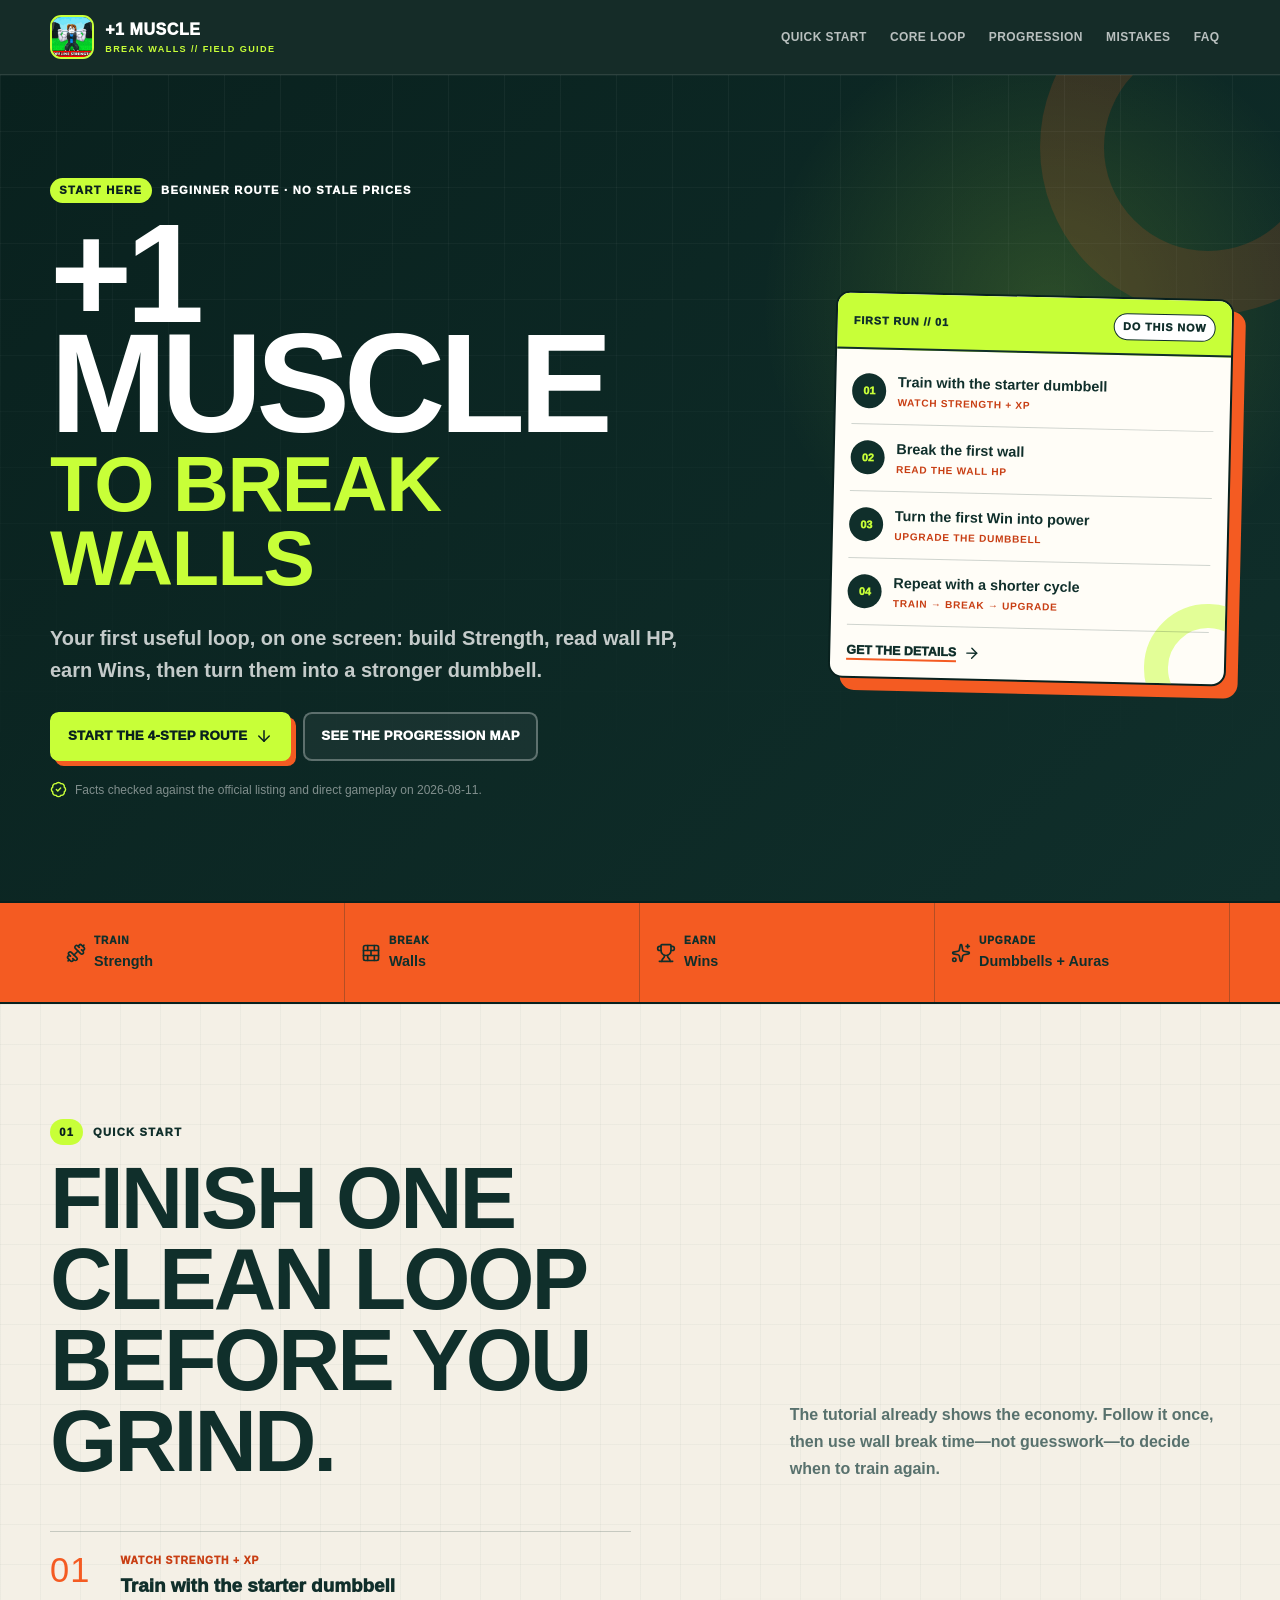
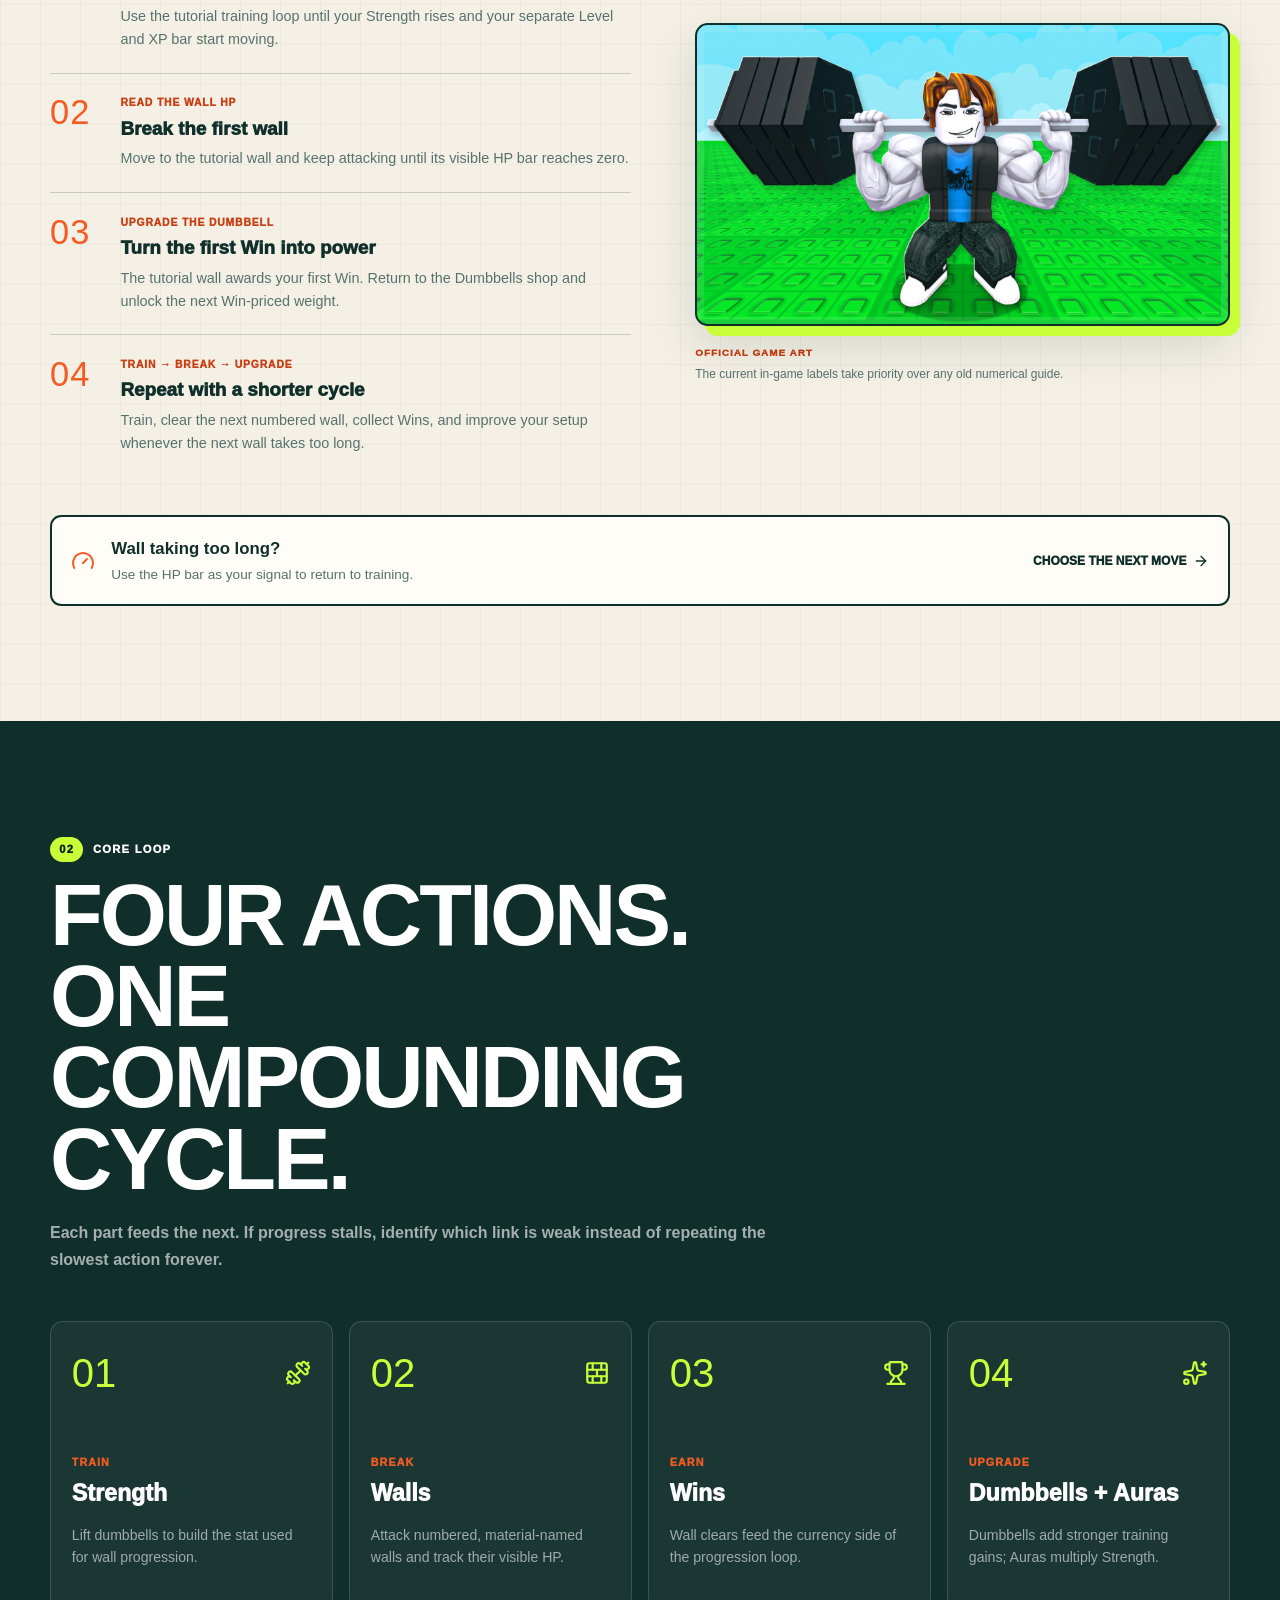
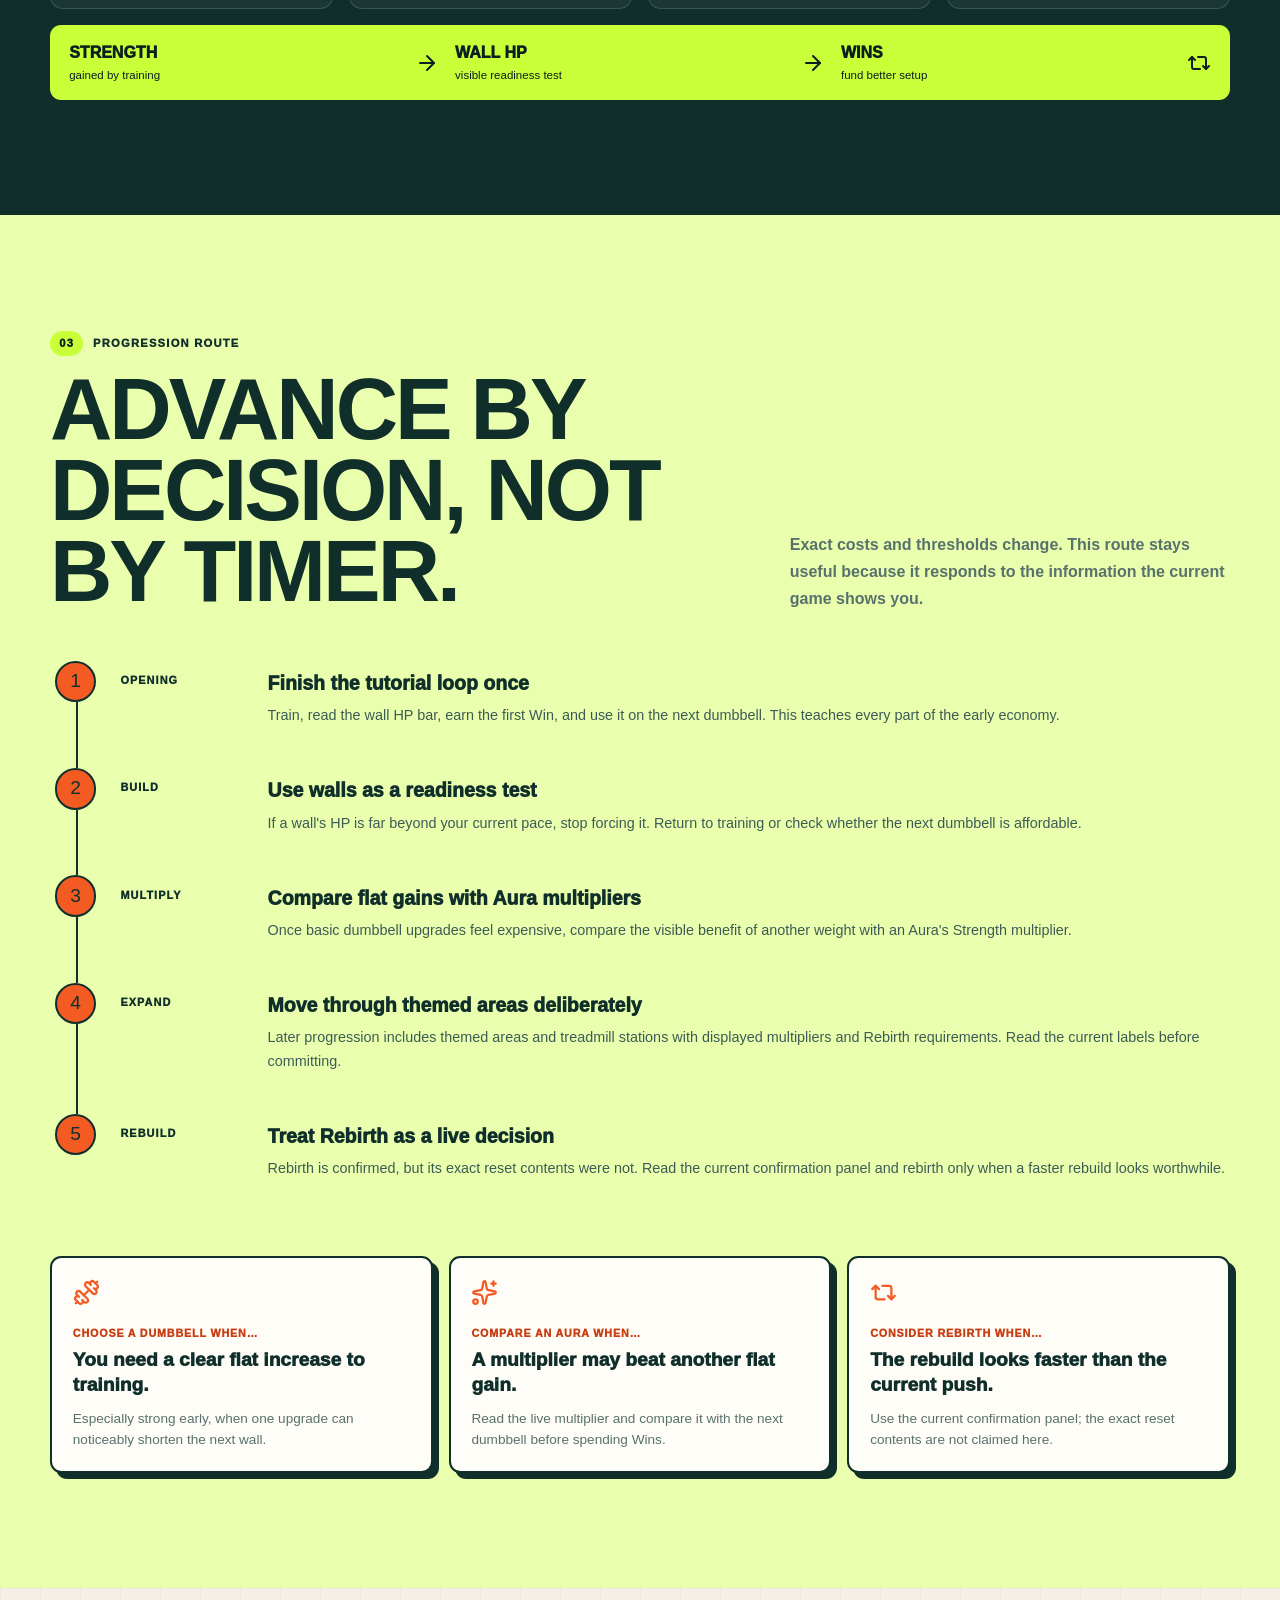
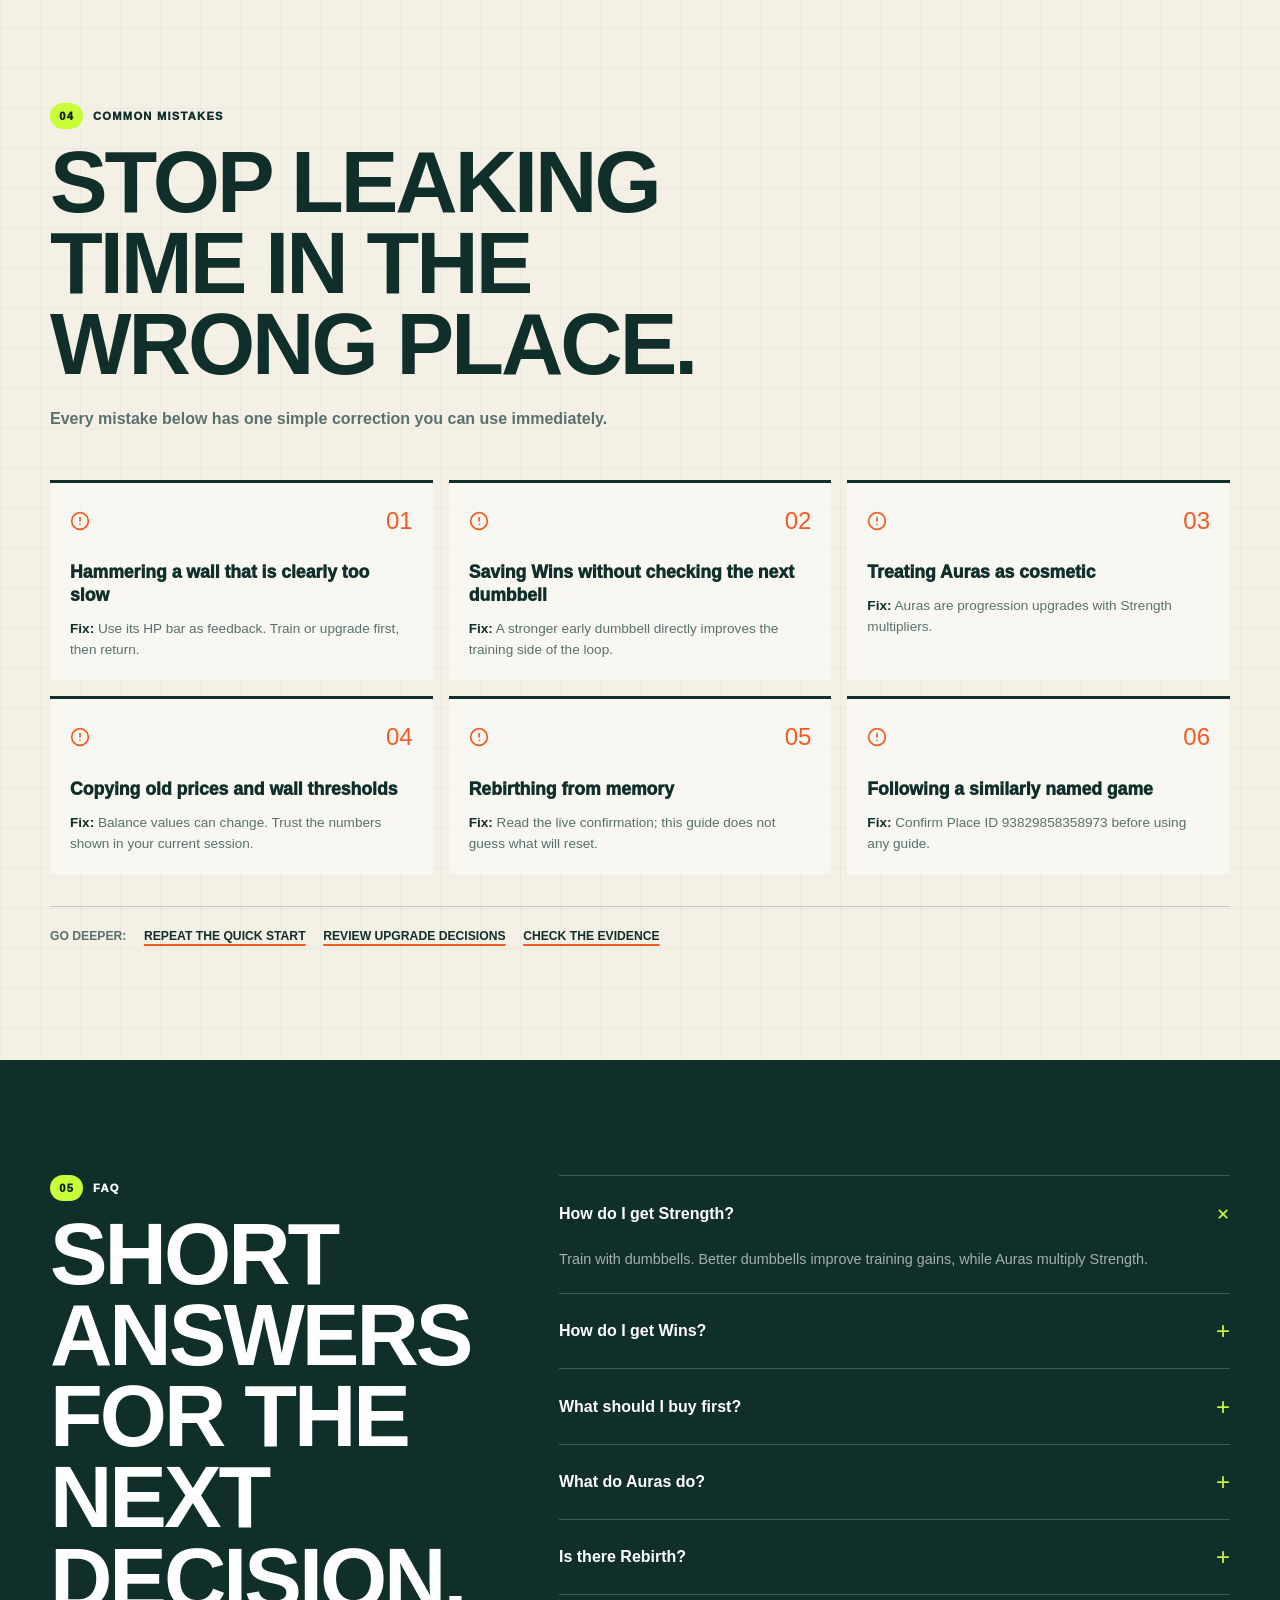
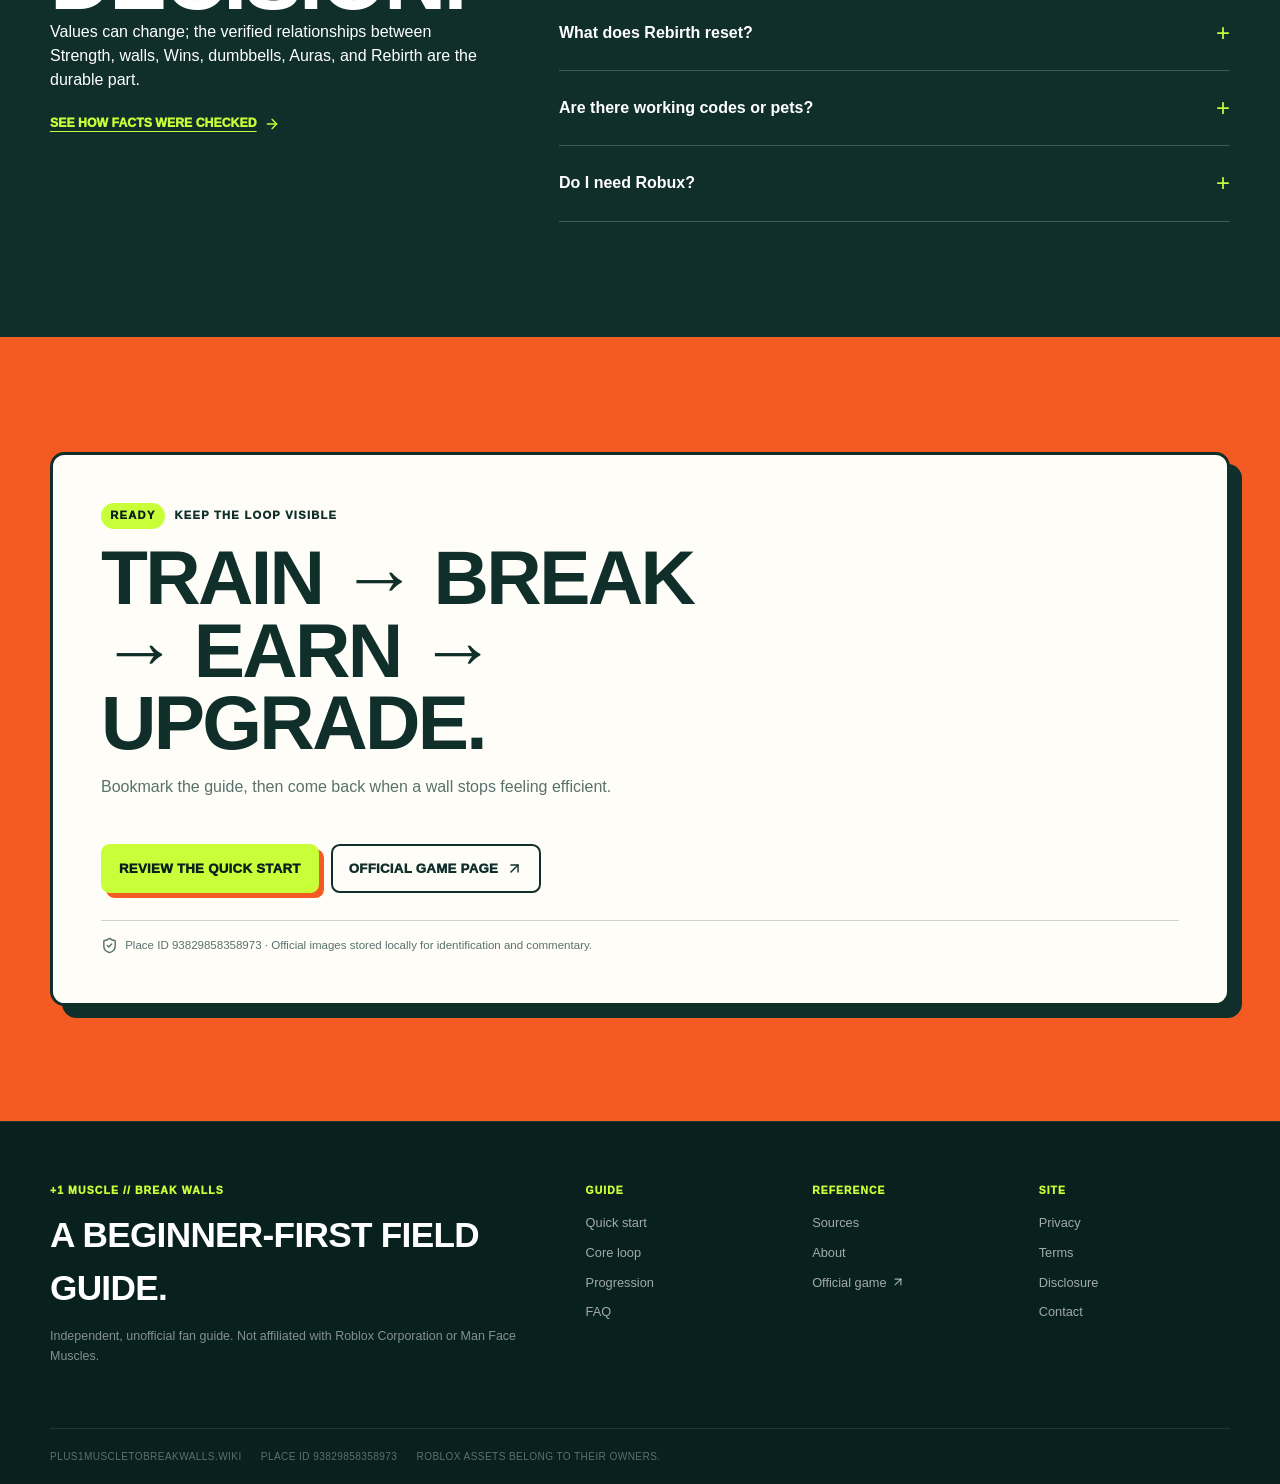
<file: index.html>
<!DOCTYPE html><!--5btTzInHJg1WQpFb9KJuz--><html lang="en" data-scroll-behavior="smooth"><head><meta charSet="utf-8"/><meta name="viewport" content="width=device-width, initial-scale=1"/><link rel="preload" as="image" href="/images/plus1-muscle-thumbnail-1.png"/><link rel="stylesheet" href="/_next/static/chunks/105041db9f427576.css" data-precedence="next"/><link rel="preload" as="script" fetchPriority="low" href="/_next/static/chunks/182a3477ce1b3c5d.js"/><script src="/_next/static/chunks/e35d806a57afc55f.js" async=""></script><script src="/_next/static/chunks/8d331f1814dcf09f.js" async=""></script><script src="/_next/static/chunks/9d9122e707d1e105.js" async=""></script><script src="/_next/static/chunks/turbopack-cef11da663e21bf4.js" async=""></script><script src="/_next/static/chunks/e45ca798ae3527ac.js" async=""></script><script src="/_next/static/chunks/2dc18830242486fb.js" async=""></script><script src="/_next/static/chunks/a98b213bd061916f.js" async=""></script><meta name="theme-color" content="#102f2b"/><meta name="color-scheme" content="light"/><title>+1 Muscle to Break Walls Guide — Start Strong, Progress Faster</title><meta name="description" content="Beginner-first +1 Muscle to Break Walls guide: train Strength, clear wall HP, earn Wins, choose dumbbells and Auras, progress through areas, and Rebirth safely."/><meta name="application-name" content="+1 Muscle to Break Walls Wiki"/><link rel="manifest" href="/manifest.webmanifest"/><meta name="keywords" content="+1 Muscle to Break Walls,+1 Muscle to Break Walls guide,+1 Muscle to Break Walls wiki,+1 Muscle to Break Walls beginner guide,+1 Muscle to Break Walls Auras,+1 Muscle to Break Walls Rebirth,Roblox wall breaking simulator"/><meta name="robots" content="index, follow"/><meta name="category" content="games"/><link rel="canonical" href="https://plus1muscletobreakwalls.wiki/"/><meta property="og:title" content="+1 Muscle to Break Walls Beginner Guide"/><meta property="og:description" content="The practical train, break, earn, and upgrade route for new players."/><meta property="og:url" content="https://plus1muscletobreakwalls.wiki/"/><meta property="og:image" content="https://plus1muscletobreakwalls.wiki/og.png"/><meta property="og:image:width" content="1731"/><meta property="og:image:height" content="909"/><meta property="og:image:alt" content="+1 Muscle to Break Walls beginner field guide"/><meta property="og:type" content="website"/><meta name="twitter:card" content="summary_large_image"/><meta name="twitter:title" content="+1 Muscle to Break Walls Beginner Guide"/><meta name="twitter:description" content="The practical train, break, earn, and upgrade route for new players."/><meta name="twitter:image" content="https://plus1muscletobreakwalls.wiki/og.png"/><link rel="icon" href="/images/plus1-muscle-icon.png" type="image/png" sizes="512x512"/><link rel="apple-touch-icon" href="/images/plus1-muscle-icon.png" type="image/png" sizes="512x512"/><script src="/_next/static/chunks/a6dad97d9634a72d.js" noModule=""></script></head><body><div hidden=""><!--$--><!--/$--></div><a href="#main-content" class="skip-link">Skip to content</a><header class="site-header"><div class="site-shell header-inner"><a class="brand" aria-label="+1 Muscle to Break Walls Wiki home" href="/"><img alt="" loading="lazy" width="44" height="44" decoding="async" data-nimg="1" style="color:transparent" src="/images/plus1-muscle-icon.png"/><span><strong>+1 MUSCLE</strong><small>BREAK WALLS // FIELD GUIDE</small></span></a><nav class="desktop-nav" aria-label="Primary navigation"><a href="/#quick-start">Quick Start</a><a href="/#core-loop">Core Loop</a><a href="/#progression">Progression</a><a href="/#mistakes">Mistakes</a><a href="/#faq">FAQ</a></nav><button type="button" class="menu-button" aria-expanded="false" aria-controls="mobile-navigation" aria-label="Open navigation"><svg xmlns="http://www.w3.org/2000/svg" width="24" height="24" viewBox="0 0 24 24" fill="none" stroke="currentColor" stroke-width="2" stroke-linecap="round" stroke-linejoin="round" class="lucide lucide-menu" aria-hidden="true"><path d="M4 5h16"></path><path d="M4 12h16"></path><path d="M4 19h16"></path></svg></button></div></header><div id="main-content" tabindex="-1"><main><script type="application/ld+json">{"@context":"https://schema.org","@type":"WebSite","name":"+1 Muscle to Break Walls Wiki","url":"https://plus1muscletobreakwalls.wiki/","description":"Beginner-first +1 Muscle to Break Walls guide: train Strength, clear wall HP, earn Wins, choose dumbbells and Auras, progress through areas, and Rebirth safely.","inLanguage":"en","isAccessibleForFree":true}</script><script type="application/ld+json">{"@context":"https://schema.org","@type":"VideoGame","name":"💪 +1 Muscle to Break Walls","url":"https://www.roblox.com/games/93829858358973/1-Muscle-to-Break-Walls","gamePlatform":"Roblox","applicationCategory":"Game","genre":["Simulation","Incremental Simulator"],"identifier":"93829858358973","author":{"@type":"Organization","name":"Man Face Muscles"}}</script><script type="application/ld+json">{"@context":"https://schema.org","@type":"FAQPage","mainEntity":[{"@type":"Question","name":"How do I get Strength?","acceptedAnswer":{"@type":"Answer","text":"Train with dumbbells. Better dumbbells improve training gains, while Auras multiply Strength."}},{"@type":"Question","name":"How do I get Wins?","acceptedAnswer":{"@type":"Answer","text":"Clear wall stages. The tutorial wall awards the first Win, and wall progression continues feeding the upgrade loop."}},{"@type":"Question","name":"What should I buy first?","acceptedAnswer":{"@type":"Answer","text":"A stronger Win-priced dumbbell is the safest early upgrade because it directly improves training. Compare the live shop values before spending."}},{"@type":"Question","name":"What do Auras do?","acceptedAnswer":{"@type":"Answer","text":"Auras provide Strength multipliers. They are progression upgrades, not just visual effects."}},{"@type":"Question","name":"Is there Rebirth?","acceptedAnswer":{"@type":"Answer","text":"Yes. Rebirth is confirmed by the tutorial, the in-game interface, and the official First Rebirth badge."}},{"@type":"Question","name":"What does Rebirth reset?","acceptedAnswer":{"@type":"Answer","text":"The exact reset contents were not verified reliably. Read the current in-game confirmation before using Rebirth."}},{"@type":"Question","name":"Are there working codes or pets?","acceptedAnswer":{"@type":"Answer","text":"No official code system, working code, or pet system was verified for this guide. We do not publish guesses."}},{"@type":"Question","name":"Do I need Robux?","acceptedAnswer":{"@type":"Answer","text":"Normal progression through Wins, dumbbells, walls, and Auras is visible. Optional paid boosts also exist, but this guide does not assume they are required."}}]}</script><section class="hero" aria-labelledby="hero-title"><div class="hero-grid" aria-hidden="true"></div><div class="site-shell hero-layout"><div class="hero-copy"><p class="eyebrow"><span>START HERE</span> Beginner route · no stale prices</p><h1 id="hero-title">+1 Muscle<span>to Break Walls</span></h1><p class="hero-deck">Your first useful loop, on one screen: build Strength, read wall HP, earn Wins, then turn them into a stronger dumbbell.</p><div class="hero-actions"><a class="button button-primary" href="#quick-start">Start the 4-step route <svg xmlns="http://www.w3.org/2000/svg" width="18" height="18" viewBox="0 0 24 24" fill="none" stroke="currentColor" stroke-width="2" stroke-linecap="round" stroke-linejoin="round" class="lucide lucide-arrow-down" aria-hidden="true"><path d="M12 5v14"></path><path d="m19 12-7 7-7-7"></path></svg></a><a class="button button-secondary" href="#progression">See the progression map</a></div><p class="verification-line"><svg xmlns="http://www.w3.org/2000/svg" width="17" height="17" viewBox="0 0 24 24" fill="none" stroke="currentColor" stroke-width="2" stroke-linecap="round" stroke-linejoin="round" class="lucide lucide-badge-check" aria-hidden="true"><path d="M3.85 8.62a4 4 0 0 1 4.78-4.77 4 4 0 0 1 6.74 0 4 4 0 0 1 4.78 4.78 4 4 0 0 1 0 6.74 4 4 0 0 1-4.77 4.78 4 4 0 0 1-6.75 0 4 4 0 0 1-4.78-4.77 4 4 0 0 1 0-6.76Z"></path><path d="m9 12 2 2 4-4"></path></svg> Facts checked against the official listing and direct gameplay on <!-- -->2026-08-11<!-- -->.</p></div><aside class="starter-card" aria-label="First run checklist"><div class="starter-card-head"><p>FIRST RUN // 01</p><span>Do this now</span></div><ol class="hero-checklist"><li><span>01</span><div><strong>Train with the starter dumbbell</strong><small>Watch Strength + XP</small></div></li><li><span>02</span><div><strong>Break the first wall</strong><small>Read the wall HP</small></div></li><li><span>03</span><div><strong>Turn the first Win into power</strong><small>Upgrade the dumbbell</small></div></li><li><span>04</span><div><strong>Repeat with a shorter cycle</strong><small>Train → Break → Upgrade</small></div></li></ol><a href="#quick-start" class="starter-link">Get the details <svg xmlns="http://www.w3.org/2000/svg" width="17" height="17" viewBox="0 0 24 24" fill="none" stroke="currentColor" stroke-width="2" stroke-linecap="round" stroke-linejoin="round" class="lucide lucide-arrow-right" aria-hidden="true"><path d="M5 12h14"></path><path d="m12 5 7 7-7 7"></path></svg></a></aside></div></section><section class="loop-strip" aria-label="Core gameplay loop summary"><div class="site-shell loop-strip-inner"><a href="#core-loop" class="loop-chip"><svg xmlns="http://www.w3.org/2000/svg" width="20" height="20" viewBox="0 0 24 24" fill="none" stroke="currentColor" stroke-width="2" stroke-linecap="round" stroke-linejoin="round" class="lucide lucide-dumbbell" aria-hidden="true"><path d="M17.596 12.768a2 2 0 1 0 2.829-2.829l-1.768-1.767a2 2 0 0 0 2.828-2.829l-2.828-2.828a2 2 0 0 0-2.829 2.828l-1.767-1.768a2 2 0 1 0-2.829 2.829z"></path><path d="m2.5 21.5 1.4-1.4"></path><path d="m20.1 3.9 1.4-1.4"></path><path d="M5.343 21.485a2 2 0 1 0 2.829-2.828l1.767 1.768a2 2 0 1 0 2.829-2.829l-6.364-6.364a2 2 0 1 0-2.829 2.829l1.768 1.767a2 2 0 0 0-2.828 2.829z"></path><path d="m9.6 14.4 4.8-4.8"></path></svg><span>Train</span><strong>Strength</strong></a><a href="#core-loop" class="loop-chip"><svg xmlns="http://www.w3.org/2000/svg" width="20" height="20" viewBox="0 0 24 24" fill="none" stroke="currentColor" stroke-width="2" stroke-linecap="round" stroke-linejoin="round" class="lucide lucide-brick-wall" aria-hidden="true"><rect width="18" height="18" x="3" y="3" rx="2"></rect><path d="M12 9v6"></path><path d="M16 15v6"></path><path d="M16 3v6"></path><path d="M3 15h18"></path><path d="M3 9h18"></path><path d="M8 15v6"></path><path d="M8 3v6"></path></svg><span>Break</span><strong>Walls</strong></a><a href="#core-loop" class="loop-chip"><svg xmlns="http://www.w3.org/2000/svg" width="20" height="20" viewBox="0 0 24 24" fill="none" stroke="currentColor" stroke-width="2" stroke-linecap="round" stroke-linejoin="round" class="lucide lucide-trophy" aria-hidden="true"><path d="M10 14.66v1.626a2 2 0 0 1-.976 1.696A5 5 0 0 0 7 21.978"></path><path d="M14 14.66v1.626a2 2 0 0 0 .976 1.696A5 5 0 0 1 17 21.978"></path><path d="M18 9h1.5a1 1 0 0 0 0-5H18"></path><path d="M4 22h16"></path><path d="M6 9a6 6 0 0 0 12 0V3a1 1 0 0 0-1-1H7a1 1 0 0 0-1 1z"></path><path d="M6 9H4.5a1 1 0 0 1 0-5H6"></path></svg><span>Earn</span><strong>Wins</strong></a><a href="#core-loop" class="loop-chip"><svg xmlns="http://www.w3.org/2000/svg" width="20" height="20" viewBox="0 0 24 24" fill="none" stroke="currentColor" stroke-width="2" stroke-linecap="round" stroke-linejoin="round" class="lucide lucide-sparkles" aria-hidden="true"><path d="M11.017 2.814a1 1 0 0 1 1.966 0l1.051 5.558a2 2 0 0 0 1.594 1.594l5.558 1.051a1 1 0 0 1 0 1.966l-5.558 1.051a2 2 0 0 0-1.594 1.594l-1.051 5.558a1 1 0 0 1-1.966 0l-1.051-5.558a2 2 0 0 0-1.594-1.594l-5.558-1.051a1 1 0 0 1 0-1.966l5.558-1.051a2 2 0 0 0 1.594-1.594z"></path><path d="M20 2v4"></path><path d="M22 4h-4"></path><circle cx="4" cy="20" r="2"></circle></svg><span>Upgrade</span><strong>Dumbbells + Auras</strong></a></div></section><section id="quick-start" class="section section-paper scroll-target"><div class="site-shell"><div class="section-heading split-heading"><div><p class="eyebrow"><span>01</span> Quick start</p><h2>Finish one clean loop before you grind.</h2></div><p>The tutorial already shows the economy. Follow it once, then use wall break time—not guesswork—to decide when to train again.</p></div><div class="quick-start-layout"><ol class="step-list"><li><div class="step-index">01</div><div class="step-copy"><p>Watch Strength + XP</p><h3>Train with the starter dumbbell</h3><span>Use the tutorial training loop until your Strength rises and your separate Level and XP bar start moving.</span></div></li><li><div class="step-index">02</div><div class="step-copy"><p>Read the wall HP</p><h3>Break the first wall</h3><span>Move to the tutorial wall and keep attacking until its visible HP bar reaches zero.</span></div></li><li><div class="step-index">03</div><div class="step-copy"><p>Upgrade the dumbbell</p><h3>Turn the first Win into power</h3><span>The tutorial wall awards your first Win. Return to the Dumbbells shop and unlock the next Win-priced weight.</span></div></li><li><div class="step-index">04</div><div class="step-copy"><p>Train → Break → Upgrade</p><h3>Repeat with a shorter cycle</h3><span>Train, clear the next numbered wall, collect Wins, and improve your setup whenever the next wall takes too long.</span></div></li></ol><figure class="game-figure"><div class="figure-frame"><img alt="Official +1 Muscle to Break Walls promotional scene from the Roblox listing" width="768" height="432" decoding="async" data-nimg="1" style="color:transparent" src="/images/plus1-muscle-thumbnail-1.png"/></div><figcaption><span>OFFICIAL GAME ART</span>The current in-game labels take priority over any old numerical guide.</figcaption></figure></div><div class="next-link-panel"><svg xmlns="http://www.w3.org/2000/svg" width="24" height="24" viewBox="0 0 24 24" fill="none" stroke="currentColor" stroke-width="2" stroke-linecap="round" stroke-linejoin="round" class="lucide lucide-gauge" aria-hidden="true"><path d="m12 14 4-4"></path><path d="M3.34 19a10 10 0 1 1 17.32 0"></path></svg><div><strong>Wall taking too long?</strong><span>Use the HP bar as your signal to return to training.</span></div><a href="#progression">Choose the next move <svg xmlns="http://www.w3.org/2000/svg" width="16" height="16" viewBox="0 0 24 24" fill="none" stroke="currentColor" stroke-width="2" stroke-linecap="round" stroke-linejoin="round" class="lucide lucide-arrow-right" aria-hidden="true"><path d="M5 12h14"></path><path d="m12 5 7 7-7 7"></path></svg></a></div></div></section><section id="core-loop" class="section section-ink scroll-target"><div class="site-shell"><div class="section-heading section-heading-light"><p class="eyebrow"><span>02</span> Core loop</p><h2>Four actions. One compounding cycle.</h2><p>Each part feeds the next. If progress stalls, identify which link is weak instead of repeating the slowest action forever.</p></div><div class="loop-cards"><article><div class="loop-card-top"><span>01</span><svg xmlns="http://www.w3.org/2000/svg" width="26" height="26" viewBox="0 0 24 24" fill="none" stroke="currentColor" stroke-width="2" stroke-linecap="round" stroke-linejoin="round" class="lucide lucide-dumbbell" aria-hidden="true"><path d="M17.596 12.768a2 2 0 1 0 2.829-2.829l-1.768-1.767a2 2 0 0 0 2.828-2.829l-2.828-2.828a2 2 0 0 0-2.829 2.828l-1.767-1.768a2 2 0 1 0-2.829 2.829z"></path><path d="m2.5 21.5 1.4-1.4"></path><path d="m20.1 3.9 1.4-1.4"></path><path d="M5.343 21.485a2 2 0 1 0 2.829-2.828l1.767 1.768a2 2 0 1 0 2.829-2.829l-6.364-6.364a2 2 0 1 0-2.829 2.829l1.768 1.767a2 2 0 0 0-2.828 2.829z"></path><path d="m9.6 14.4 4.8-4.8"></path></svg></div><p>Train</p><h3>Strength</h3><div>Lift dumbbells to build the stat used for wall progression.</div></article><article><div class="loop-card-top"><span>02</span><svg xmlns="http://www.w3.org/2000/svg" width="26" height="26" viewBox="0 0 24 24" fill="none" stroke="currentColor" stroke-width="2" stroke-linecap="round" stroke-linejoin="round" class="lucide lucide-brick-wall" aria-hidden="true"><rect width="18" height="18" x="3" y="3" rx="2"></rect><path d="M12 9v6"></path><path d="M16 15v6"></path><path d="M16 3v6"></path><path d="M3 15h18"></path><path d="M3 9h18"></path><path d="M8 15v6"></path><path d="M8 3v6"></path></svg></div><p>Break</p><h3>Walls</h3><div>Attack numbered, material-named walls and track their visible HP.</div></article><article><div class="loop-card-top"><span>03</span><svg xmlns="http://www.w3.org/2000/svg" width="26" height="26" viewBox="0 0 24 24" fill="none" stroke="currentColor" stroke-width="2" stroke-linecap="round" stroke-linejoin="round" class="lucide lucide-trophy" aria-hidden="true"><path d="M10 14.66v1.626a2 2 0 0 1-.976 1.696A5 5 0 0 0 7 21.978"></path><path d="M14 14.66v1.626a2 2 0 0 0 .976 1.696A5 5 0 0 1 17 21.978"></path><path d="M18 9h1.5a1 1 0 0 0 0-5H18"></path><path d="M4 22h16"></path><path d="M6 9a6 6 0 0 0 12 0V3a1 1 0 0 0-1-1H7a1 1 0 0 0-1 1z"></path><path d="M6 9H4.5a1 1 0 0 1 0-5H6"></path></svg></div><p>Earn</p><h3>Wins</h3><div>Wall clears feed the currency side of the progression loop.</div></article><article><div class="loop-card-top"><span>04</span><svg xmlns="http://www.w3.org/2000/svg" width="26" height="26" viewBox="0 0 24 24" fill="none" stroke="currentColor" stroke-width="2" stroke-linecap="round" stroke-linejoin="round" class="lucide lucide-sparkles" aria-hidden="true"><path d="M11.017 2.814a1 1 0 0 1 1.966 0l1.051 5.558a2 2 0 0 0 1.594 1.594l5.558 1.051a1 1 0 0 1 0 1.966l-5.558 1.051a2 2 0 0 0-1.594 1.594l-1.051 5.558a1 1 0 0 1-1.966 0l-1.051-5.558a2 2 0 0 0-1.594-1.594l-5.558-1.051a1 1 0 0 1 0-1.966l5.558-1.051a2 2 0 0 0 1.594-1.594z"></path><path d="M20 2v4"></path><path d="M22 4h-4"></path><circle cx="4" cy="20" r="2"></circle></svg></div><p>Upgrade</p><h3>Dumbbells + Auras</h3><div>Dumbbells add stronger training gains; Auras multiply Strength.</div></article></div><div class="fact-rail"><div><strong>Strength</strong><span>gained by training</span></div><svg xmlns="http://www.w3.org/2000/svg" width="24" height="24" viewBox="0 0 24 24" fill="none" stroke="currentColor" stroke-width="2" stroke-linecap="round" stroke-linejoin="round" class="lucide lucide-arrow-right" aria-hidden="true"><path d="M5 12h14"></path><path d="m12 5 7 7-7 7"></path></svg><div><strong>Wall HP</strong><span>visible readiness test</span></div><svg xmlns="http://www.w3.org/2000/svg" width="24" height="24" viewBox="0 0 24 24" fill="none" stroke="currentColor" stroke-width="2" stroke-linecap="round" stroke-linejoin="round" class="lucide lucide-arrow-right" aria-hidden="true"><path d="M5 12h14"></path><path d="m12 5 7 7-7 7"></path></svg><div><strong>Wins</strong><span>fund better setup</span></div><svg xmlns="http://www.w3.org/2000/svg" width="24" height="24" viewBox="0 0 24 24" fill="none" stroke="currentColor" stroke-width="2" stroke-linecap="round" stroke-linejoin="round" class="lucide lucide-repeat2 lucide-repeat-2" aria-hidden="true"><path d="m2 9 3-3 3 3"></path><path d="M13 18H7a2 2 0 0 1-2-2V6"></path><path d="m22 15-3 3-3-3"></path><path d="M11 6h6a2 2 0 0 1 2 2v10"></path></svg></div></div></section><section id="progression" class="section section-lime scroll-target"><div class="site-shell"><div class="section-heading split-heading"><div><p class="eyebrow"><span>03</span> Progression route</p><h2>Advance by decision, not by timer.</h2></div><p>Exact costs and thresholds change. This route stays useful because it responds to the information the current game shows you.</p></div><ol class="route-list"><li><div class="route-marker"><span>1</span></div><div class="route-phase">Opening</div><div class="route-copy"><h3>Finish the tutorial loop once</h3><p>Train, read the wall HP bar, earn the first Win, and use it on the next dumbbell. This teaches every part of the early economy.</p></div></li><li><div class="route-marker"><span>2</span></div><div class="route-phase">Build</div><div class="route-copy"><h3>Use walls as a readiness test</h3><p>If a wall&#x27;s HP is far beyond your current pace, stop forcing it. Return to training or check whether the next dumbbell is affordable.</p></div></li><li><div class="route-marker"><span>3</span></div><div class="route-phase">Multiply</div><div class="route-copy"><h3>Compare flat gains with Aura multipliers</h3><p>Once basic dumbbell upgrades feel expensive, compare the visible benefit of another weight with an Aura&#x27;s Strength multiplier.</p></div></li><li><div class="route-marker"><span>4</span></div><div class="route-phase">Expand</div><div class="route-copy"><h3>Move through themed areas deliberately</h3><p>Later progression includes themed areas and treadmill stations with displayed multipliers and Rebirth requirements. Read the current labels before committing.</p></div></li><li><div class="route-marker"><span>5</span></div><div class="route-phase">Rebuild</div><div class="route-copy"><h3>Treat Rebirth as a live decision</h3><p>Rebirth is confirmed, but its exact reset contents were not. Read the current confirmation panel and rebirth only when a faster rebuild looks worthwhile.</p></div></li></ol><div class="decision-grid"><article><svg xmlns="http://www.w3.org/2000/svg" width="27" height="27" viewBox="0 0 24 24" fill="none" stroke="currentColor" stroke-width="2" stroke-linecap="round" stroke-linejoin="round" class="lucide lucide-dumbbell" aria-hidden="true"><path d="M17.596 12.768a2 2 0 1 0 2.829-2.829l-1.768-1.767a2 2 0 0 0 2.828-2.829l-2.828-2.828a2 2 0 0 0-2.829 2.828l-1.767-1.768a2 2 0 1 0-2.829 2.829z"></path><path d="m2.5 21.5 1.4-1.4"></path><path d="m20.1 3.9 1.4-1.4"></path><path d="M5.343 21.485a2 2 0 1 0 2.829-2.828l1.767 1.768a2 2 0 1 0 2.829-2.829l-6.364-6.364a2 2 0 1 0-2.829 2.829l1.768 1.767a2 2 0 0 0-2.828 2.829z"></path><path d="m9.6 14.4 4.8-4.8"></path></svg><p>Choose a dumbbell when…</p><h3>You need a clear flat increase to training.</h3><span>Especially strong early, when one upgrade can noticeably shorten the next wall.</span></article><article><svg xmlns="http://www.w3.org/2000/svg" width="27" height="27" viewBox="0 0 24 24" fill="none" stroke="currentColor" stroke-width="2" stroke-linecap="round" stroke-linejoin="round" class="lucide lucide-sparkles" aria-hidden="true"><path d="M11.017 2.814a1 1 0 0 1 1.966 0l1.051 5.558a2 2 0 0 0 1.594 1.594l5.558 1.051a1 1 0 0 1 0 1.966l-5.558 1.051a2 2 0 0 0-1.594 1.594l-1.051 5.558a1 1 0 0 1-1.966 0l-1.051-5.558a2 2 0 0 0-1.594-1.594l-5.558-1.051a1 1 0 0 1 0-1.966l5.558-1.051a2 2 0 0 0 1.594-1.594z"></path><path d="M20 2v4"></path><path d="M22 4h-4"></path><circle cx="4" cy="20" r="2"></circle></svg><p>Compare an Aura when…</p><h3>A multiplier may beat another flat gain.</h3><span>Read the live multiplier and compare it with the next dumbbell before spending Wins.</span></article><article><svg xmlns="http://www.w3.org/2000/svg" width="27" height="27" viewBox="0 0 24 24" fill="none" stroke="currentColor" stroke-width="2" stroke-linecap="round" stroke-linejoin="round" class="lucide lucide-repeat2 lucide-repeat-2" aria-hidden="true"><path d="m2 9 3-3 3 3"></path><path d="M13 18H7a2 2 0 0 1-2-2V6"></path><path d="m22 15-3 3-3-3"></path><path d="M11 6h6a2 2 0 0 1 2 2v10"></path></svg><p>Consider Rebirth when…</p><h3>The rebuild looks faster than the current push.</h3><span>Use the current confirmation panel; the exact reset contents are not claimed here.</span></article></div></div></section><section id="mistakes" class="section section-paper scroll-target"><div class="site-shell"><div class="section-heading"><p class="eyebrow"><span>04</span> Common mistakes</p><h2>Stop leaking time in the wrong place.</h2><p>Every mistake below has one simple correction you can use immediately.</p></div><div class="mistake-grid"><article><div><svg xmlns="http://www.w3.org/2000/svg" width="20" height="20" viewBox="0 0 24 24" fill="none" stroke="currentColor" stroke-width="2" stroke-linecap="round" stroke-linejoin="round" class="lucide lucide-circle-alert" aria-hidden="true"><circle cx="12" cy="12" r="10"></circle><line x1="12" x2="12" y1="8" y2="12"></line><line x1="12" x2="12.01" y1="16" y2="16"></line></svg><span>01</span></div><h3>Hammering a wall that is clearly too slow</h3><p><strong>Fix:</strong> <!-- -->Use its HP bar as feedback. Train or upgrade first, then return.</p></article><article><div><svg xmlns="http://www.w3.org/2000/svg" width="20" height="20" viewBox="0 0 24 24" fill="none" stroke="currentColor" stroke-width="2" stroke-linecap="round" stroke-linejoin="round" class="lucide lucide-circle-alert" aria-hidden="true"><circle cx="12" cy="12" r="10"></circle><line x1="12" x2="12" y1="8" y2="12"></line><line x1="12" x2="12.01" y1="16" y2="16"></line></svg><span>02</span></div><h3>Saving Wins without checking the next dumbbell</h3><p><strong>Fix:</strong> <!-- -->A stronger early dumbbell directly improves the training side of the loop.</p></article><article><div><svg xmlns="http://www.w3.org/2000/svg" width="20" height="20" viewBox="0 0 24 24" fill="none" stroke="currentColor" stroke-width="2" stroke-linecap="round" stroke-linejoin="round" class="lucide lucide-circle-alert" aria-hidden="true"><circle cx="12" cy="12" r="10"></circle><line x1="12" x2="12" y1="8" y2="12"></line><line x1="12" x2="12.01" y1="16" y2="16"></line></svg><span>03</span></div><h3>Treating Auras as cosmetic</h3><p><strong>Fix:</strong> <!-- -->Auras are progression upgrades with Strength multipliers.</p></article><article><div><svg xmlns="http://www.w3.org/2000/svg" width="20" height="20" viewBox="0 0 24 24" fill="none" stroke="currentColor" stroke-width="2" stroke-linecap="round" stroke-linejoin="round" class="lucide lucide-circle-alert" aria-hidden="true"><circle cx="12" cy="12" r="10"></circle><line x1="12" x2="12" y1="8" y2="12"></line><line x1="12" x2="12.01" y1="16" y2="16"></line></svg><span>04</span></div><h3>Copying old prices and wall thresholds</h3><p><strong>Fix:</strong> <!-- -->Balance values can change. Trust the numbers shown in your current session.</p></article><article><div><svg xmlns="http://www.w3.org/2000/svg" width="20" height="20" viewBox="0 0 24 24" fill="none" stroke="currentColor" stroke-width="2" stroke-linecap="round" stroke-linejoin="round" class="lucide lucide-circle-alert" aria-hidden="true"><circle cx="12" cy="12" r="10"></circle><line x1="12" x2="12" y1="8" y2="12"></line><line x1="12" x2="12.01" y1="16" y2="16"></line></svg><span>05</span></div><h3>Rebirthing from memory</h3><p><strong>Fix:</strong> <!-- -->Read the live confirmation; this guide does not guess what will reset.</p></article><article><div><svg xmlns="http://www.w3.org/2000/svg" width="20" height="20" viewBox="0 0 24 24" fill="none" stroke="currentColor" stroke-width="2" stroke-linecap="round" stroke-linejoin="round" class="lucide lucide-circle-alert" aria-hidden="true"><circle cx="12" cy="12" r="10"></circle><line x1="12" x2="12" y1="8" y2="12"></line><line x1="12" x2="12.01" y1="16" y2="16"></line></svg><span>06</span></div><h3>Following a similarly named game</h3><p><strong>Fix:</strong> <!-- -->Confirm Place ID 93829858358973 before using any guide.</p></article></div><div class="inline-links" aria-label="Continue reading"><span>Go deeper:</span><a href="#quick-start">Repeat the quick start</a><a href="#progression">Review upgrade decisions</a><a href="/sources/">Check the evidence</a></div></div></section><section id="faq" class="section section-faq scroll-target"><div class="site-shell faq-layout"><div class="section-heading section-heading-light"><p class="eyebrow"><span>05</span> FAQ</p><h2>Short answers for the next decision.</h2><p>Values can change; the verified relationships between Strength, walls, Wins, dumbbells, Auras, and Rebirth are the durable part.</p><a class="text-link" href="/sources/">See how facts were checked <svg xmlns="http://www.w3.org/2000/svg" width="16" height="16" viewBox="0 0 24 24" fill="none" stroke="currentColor" stroke-width="2" stroke-linecap="round" stroke-linejoin="round" class="lucide lucide-arrow-right" aria-hidden="true"><path d="M5 12h14"></path><path d="m12 5 7 7-7 7"></path></svg></a></div><div class="faq-list"><details open=""><summary><span>How do I get Strength?</span><strong aria-hidden="true">+</strong></summary><p>Train with dumbbells. Better dumbbells improve training gains, while Auras multiply Strength.</p></details><details><summary><span>How do I get Wins?</span><strong aria-hidden="true">+</strong></summary><p>Clear wall stages. The tutorial wall awards the first Win, and wall progression continues feeding the upgrade loop.</p></details><details><summary><span>What should I buy first?</span><strong aria-hidden="true">+</strong></summary><p>A stronger Win-priced dumbbell is the safest early upgrade because it directly improves training. Compare the live shop values before spending.</p></details><details><summary><span>What do Auras do?</span><strong aria-hidden="true">+</strong></summary><p>Auras provide Strength multipliers. They are progression upgrades, not just visual effects.</p></details><details><summary><span>Is there Rebirth?</span><strong aria-hidden="true">+</strong></summary><p>Yes. Rebirth is confirmed by the tutorial, the in-game interface, and the official First Rebirth badge.</p></details><details><summary><span>What does Rebirth reset?</span><strong aria-hidden="true">+</strong></summary><p>The exact reset contents were not verified reliably. Read the current in-game confirmation before using Rebirth.</p></details><details><summary><span>Are there working codes or pets?</span><strong aria-hidden="true">+</strong></summary><p>No official code system, working code, or pet system was verified for this guide. We do not publish guesses.</p></details><details><summary><span>Do I need Robux?</span><strong aria-hidden="true">+</strong></summary><p>Normal progression through Wins, dumbbells, walls, and Auras is visible. Optional paid boosts also exist, but this guide does not assume they are required.</p></details></div></div></section><section class="section closing-section"><div class="site-shell closing-card"><div><p class="eyebrow"><span>READY</span> Keep the loop visible</p><h2>Train → break → earn → upgrade.</h2><p>Bookmark the guide, then come back when a wall stops feeling efficient.</p></div><div class="closing-actions"><a class="button button-primary" href="#quick-start">Review the quick start</a><a class="button button-secondary" href="https://www.roblox.com/games/93829858358973/1-Muscle-to-Break-Walls" target="_blank" rel="noreferrer">Official game page <svg xmlns="http://www.w3.org/2000/svg" width="17" height="17" viewBox="0 0 24 24" fill="none" stroke="currentColor" stroke-width="2" stroke-linecap="round" stroke-linejoin="round" class="lucide lucide-arrow-up-right" aria-hidden="true"><path d="M7 7h10v10"></path><path d="M7 17 17 7"></path></svg></a></div><p class="source-note"><svg xmlns="http://www.w3.org/2000/svg" width="17" height="17" viewBox="0 0 24 24" fill="none" stroke="currentColor" stroke-width="2" stroke-linecap="round" stroke-linejoin="round" class="lucide lucide-shield-check" aria-hidden="true"><path d="M20 13c0 5-3.5 7.5-7.66 8.95a1 1 0 0 1-.67-.01C7.5 20.5 4 18 4 13V6a1 1 0 0 1 1-1c2 0 4.5-1.2 6.24-2.72a1.17 1.17 0 0 1 1.52 0C14.51 3.81 17 5 19 5a1 1 0 0 1 1 1z"></path><path d="m9 12 2 2 4-4"></path></svg> Place ID <!-- -->93829858358973<!-- --> · Official images stored locally for identification and commentary.</p></div></section></main><!--$--><!--/$--></div><div class="ad-placement ad-placement-global-fallback"></div><footer class="site-footer"><div class="site-shell footer-grid"><div class="footer-brand"><p>+1 MUSCLE // BREAK WALLS</p><h2>A beginner-first field guide.</h2><span>Independent, unofficial fan guide. Not affiliated with Roblox Corporation or Man Face Muscles.</span></div><div><h3>Guide</h3><a href="/#quick-start">Quick start</a><a href="/#core-loop">Core loop</a><a href="/#progression">Progression</a><a href="/#faq">FAQ</a></div><div><h3>Reference</h3><a href="/sources/">Sources</a><a href="/about/">About</a><a href="https://www.roblox.com/games/93829858358973/1-Muscle-to-Break-Walls" target="_blank" rel="noreferrer">Official game <svg xmlns="http://www.w3.org/2000/svg" width="14" height="14" viewBox="0 0 24 24" fill="none" stroke="currentColor" stroke-width="2" stroke-linecap="round" stroke-linejoin="round" class="lucide lucide-arrow-up-right" aria-hidden="true"><path d="M7 7h10v10"></path><path d="M7 17 17 7"></path></svg></a></div><div><h3>Site</h3><a href="/privacy/">Privacy</a><a href="/terms/">Terms</a><a href="/disclosure/">Disclosure</a><a href="/contact/">Contact</a></div></div><div class="site-shell footer-bottom"><span>plus1muscletobreakwalls.wiki</span><span>Place ID <!-- -->93829858358973</span><span>Roblox assets belong to their owners.</span></div></footer><script src="/_next/static/chunks/182a3477ce1b3c5d.js" id="_R_" async=""></script><script>(self.__next_f=self.__next_f||[]).push([0])</script><script>self.__next_f.push([1,"1:\"$Sreact.fragment\"\n2:I[16278,[\"/_next/static/chunks/e45ca798ae3527ac.js\"],\"AdsterraPopunderGate\"]\n3:I[16278,[\"/_next/static/chunks/e45ca798ae3527ac.js\"],\"AdsterraSocialBarGate\"]\n4:I[16278,[\"/_next/static/chunks/e45ca798ae3527ac.js\"],\"AdsterraStickyRail\"]\n5:I[3265,[\"/_next/static/chunks/e45ca798ae3527ac.js\"],\"Navbar\"]\n6:I[72444,[\"/_next/static/chunks/2dc18830242486fb.js\",\"/_next/static/chunks/a98b213bd061916f.js\"],\"default\"]\n7:I[76344,[\"/_next/static/chunks/2dc18830242486fb.js\",\"/_next/static/chunks/a98b213bd061916f.js\"],\"default\"]\n8:I[16278,[\"/_next/static/chunks/e45ca798ae3527ac.js\"],\"AdsterraGlobalFallback\"]\n9:I[84102,[\"/_next/static/chunks/e45ca798ae3527ac.js\"],\"\"]\n15:I[91293,[\"/_next/static/chunks/2dc18830242486fb.js\",\"/_next/static/chunks/a98b213bd061916f.js\"],\"default\"]\n:HL[\"/_next/static/chunks/105041db9f427576.css\",\"style\"]\n"])</script><script>self.__next_f.push([1,"0:{\"P\":null,\"b\":\"5btTzInHJg1WQpFb9KJuz\",\"c\":[\"\",\"\"],\"q\":\"\",\"i\":false,\"f\":[[[\"\",{\"children\":[\"__PAGE__\",{}]},\"$undefined\",\"$undefined\",true],[[\"$\",\"$1\",\"c\",{\"children\":[[[\"$\",\"link\",\"0\",{\"rel\":\"stylesheet\",\"href\":\"/_next/static/chunks/105041db9f427576.css\",\"precedence\":\"next\",\"crossOrigin\":\"$undefined\",\"nonce\":\"$undefined\"}],[\"$\",\"script\",\"script-0\",{\"src\":\"/_next/static/chunks/e45ca798ae3527ac.js\",\"async\":true,\"nonce\":\"$undefined\"}]],[\"$\",\"html\",null,{\"lang\":\"en\",\"data-scroll-behavior\":\"smooth\",\"children\":[\"$\",\"body\",null,{\"children\":[[\"$\",\"$L2\",null,{}],[\"$\",\"$L3\",null,{}],[\"$\",\"$L4\",null,{}],[\"$\",\"a\",null,{\"href\":\"#main-content\",\"className\":\"skip-link\",\"children\":\"Skip to content\"}],null,[\"$\",\"$L5\",null,{}],[\"$\",\"div\",null,{\"id\":\"main-content\",\"tabIndex\":-1,\"children\":[\"$\",\"$L6\",null,{\"parallelRouterKey\":\"children\",\"error\":\"$undefined\",\"errorStyles\":\"$undefined\",\"errorScripts\":\"$undefined\",\"template\":[\"$\",\"$L7\",null,{}],\"templateStyles\":\"$undefined\",\"templateScripts\":\"$undefined\",\"notFound\":[[[\"$\",\"title\",null,{\"children\":\"404: This page could not be found.\"}],[\"$\",\"div\",null,{\"style\":{\"fontFamily\":\"system-ui,\\\"Segoe UI\\\",Roboto,Helvetica,Arial,sans-serif,\\\"Apple Color Emoji\\\",\\\"Segoe UI Emoji\\\"\",\"height\":\"100vh\",\"textAlign\":\"center\",\"display\":\"flex\",\"flexDirection\":\"column\",\"alignItems\":\"center\",\"justifyContent\":\"center\"},\"children\":[\"$\",\"div\",null,{\"children\":[[\"$\",\"style\",null,{\"dangerouslySetInnerHTML\":{\"__html\":\"body{color:#000;background:#fff;margin:0}.next-error-h1{border-right:1px solid rgba(0,0,0,.3)}@media (prefers-color-scheme:dark){body{color:#fff;background:#000}.next-error-h1{border-right:1px solid rgba(255,255,255,.3)}}\"}}],[\"$\",\"h1\",null,{\"className\":\"next-error-h1\",\"style\":{\"display\":\"inline-block\",\"margin\":\"0 20px 0 0\",\"padding\":\"0 23px 0 0\",\"fontSize\":24,\"fontWeight\":500,\"verticalAlign\":\"top\",\"lineHeight\":\"49px\"},\"children\":404}],[\"$\",\"div\",null,{\"style\":{\"display\":\"inline-block\"},\"children\":[\"$\",\"h2\",null,{\"style\":{\"fontSize\":14,\"fontWeight\":400,\"lineHeight\":\"49px\",\"margin\":0},\"children\":\"This page could not be found.\"}]}]]}]}]],[]],\"forbidden\":\"$undefined\",\"unauthorized\":\"$undefined\"}]}],[\"$\",\"$L8\",null,{}],[\"$\",\"footer\",null,{\"className\":\"site-footer\",\"children\":[[\"$\",\"div\",null,{\"className\":\"site-shell footer-grid\",\"children\":[[\"$\",\"div\",null,{\"className\":\"footer-brand\",\"children\":[[\"$\",\"p\",null,{\"children\":\"+1 MUSCLE // BREAK WALLS\"}],[\"$\",\"h2\",null,{\"children\":\"A beginner-first field guide.\"}],[\"$\",\"span\",null,{\"children\":\"Independent, unofficial fan guide. Not affiliated with Roblox Corporation or Man Face Muscles.\"}]]}],[\"$\",\"div\",null,{\"children\":[[\"$\",\"h3\",null,{\"children\":\"Guide\"}],[\"$\",\"$L9\",null,{\"href\":\"/#quick-start\",\"children\":\"Quick start\"}],[\"$\",\"$L9\",null,{\"href\":\"/#core-loop\",\"children\":\"Core loop\"}],[\"$\",\"$L9\",null,{\"href\":\"/#progression\",\"children\":\"Progression\"}],[\"$\",\"$L9\",null,{\"href\":\"/#faq\",\"children\":\"FAQ\"}]]}],[\"$\",\"div\",null,{\"children\":[[\"$\",\"h3\",null,{\"children\":\"Reference\"}],[\"$\",\"$L9\",null,{\"href\":\"/sources/\",\"children\":\"Sources\"}],[\"$\",\"$L9\",null,{\"href\":\"/about/\",\"children\":\"About\"}],[\"$\",\"a\",null,{\"href\":\"https://www.roblox.com/games/93829858358973/1-Muscle-to-Break-Walls\",\"target\":\"_blank\",\"rel\":\"noreferrer\",\"children\":[\"Official game \",[\"$\",\"svg\",null,{\"ref\":\"$undefined\",\"xmlns\":\"http://www.w3.org/2000/svg\",\"width\":14,\"height\":14,\"viewBox\":\"0 0 24 24\",\"fill\":\"none\",\"stroke\":\"currentColor\",\"strokeWidth\":2,\"strokeLinecap\":\"round\",\"strokeLinejoin\":\"round\",\"className\":\"lucide lucide-arrow-up-right\",\"aria-hidden\":\"true\",\"children\":[[\"$\",\"path\",\"1tivn9\",{\"d\":\"M7 7h10v10\"}],[\"$\",\"path\",\"1vkiza\",{\"d\":\"M7 17 17 7\"}],\"$undefined\"]}]]}]]}],[\"$\",\"div\",null,{\"children\":[[\"$\",\"h3\",null,{\"children\":\"Site\"}],[\"$\",\"$L9\",null,{\"href\":\"/privacy/\",\"children\":\"Privacy\"}],[\"$\",\"$L9\",null,{\"href\":\"/terms/\",\"children\":\"Terms\"}],[\"$\",\"$L9\",null,{\"href\":\"/disclosure/\",\"children\":\"Disclosure\"}],[\"$\",\"$L9\",null,{\"href\":\"/contact/\",\"children\":\"Contact\"}]]}]]}],[\"$\",\"div\",null,{\"className\":\"site-shell footer-bottom\",\"children\":[[\"$\",\"span\",null,{\"children\":\"plus1muscletobreakwalls.wiki\"}],[\"$\",\"span\",null,{\"children\":[\"Place ID \",\"93829858358973\"]}],[\"$\",\"span\",null,{\"children\":\"Roblox assets belong to their owners.\"}]]}]]}]]}]}]]}],{\"children\":[[\"$\",\"$1\",\"c\",{\"children\":[[\"$\",\"main\",null,{\"children\":[[\"$\",\"script\",null,{\"type\":\"application/ld+json\",\"dangerouslySetInnerHTML\":{\"__html\":\"{\\\"@context\\\":\\\"https://schema.org\\\",\\\"@type\\\":\\\"WebSite\\\",\\\"name\\\":\\\"+1 Muscle to Break Walls Wiki\\\",\\\"url\\\":\\\"https://plus1muscletobreakwalls.wiki/\\\",\\\"description\\\":\\\"Beginner-first +1 Muscle to Break Walls guide: train Strength, clear wall HP, earn Wins, choose dumbbells and Auras, progress through areas, and Rebirth safely.\\\",\\\"inLanguage\\\":\\\"en\\\",\\\"isAccessibleForFree\\\":true}\"}}],[\"$\",\"script\",null,{\"type\":\"application/ld+json\",\"dangerouslySetInnerHTML\":{\"__html\":\"{\\\"@context\\\":\\\"https://schema.org\\\",\\\"@type\\\":\\\"VideoGame\\\",\\\"name\\\":\\\"💪 +1 Muscle to Break Walls\\\",\\\"url\\\":\\\"https://www.roblox.com/games/93829858358973/1-Muscle-to-Break-Walls\\\",\\\"gamePlatform\\\":\\\"Roblox\\\",\\\"applicationCategory\\\":\\\"Game\\\",\\\"genre\\\":[\\\"Simulation\\\",\\\"Incremental Simulator\\\"],\\\"identifier\\\":\\\"93829858358973\\\",\\\"author\\\":{\\\"@type\\\":\\\"Organization\\\",\\\"name\\\":\\\"Man Face Muscles\\\"}}\"}}],\"$La\",\"$Lb\",\"$Lc\",\"$Ld\",\"$Le\",\"$Lf\",\"$L10\",\"$L11\",\"$L12\"]}],null,\"$L13\"]}],{},null,false,false]},null,false,false],\"$L14\",false]],\"m\":\"$undefined\",\"G\":[\"$15\",[]],\"S\":true}\n"])</script><script>self.__next_f.push([1,"17:I[56844,[\"/_next/static/chunks/e45ca798ae3527ac.js\"],\"Image\"]\n2a:I[16893,[\"/_next/static/chunks/2dc18830242486fb.js\",\"/_next/static/chunks/a98b213bd061916f.js\"],\"OutletBoundary\"]\n2b:\"$Sreact.suspense\"\n2d:I[16893,[\"/_next/static/chunks/2dc18830242486fb.js\",\"/_next/static/chunks/a98b213bd061916f.js\"],\"ViewportBoundary\"]\n2f:I[16893,[\"/_next/static/chunks/2dc18830242486fb.js\",\"/_next/static/chunks/a98b213bd061916f.js\"],\"MetadataBoundary\"]\n16:T6ec,"])</script><script>self.__next_f.push([1,"{\"@context\":\"https://schema.org\",\"@type\":\"FAQPage\",\"mainEntity\":[{\"@type\":\"Question\",\"name\":\"How do I get Strength?\",\"acceptedAnswer\":{\"@type\":\"Answer\",\"text\":\"Train with dumbbells. Better dumbbells improve training gains, while Auras multiply Strength.\"}},{\"@type\":\"Question\",\"name\":\"How do I get Wins?\",\"acceptedAnswer\":{\"@type\":\"Answer\",\"text\":\"Clear wall stages. The tutorial wall awards the first Win, and wall progression continues feeding the upgrade loop.\"}},{\"@type\":\"Question\",\"name\":\"What should I buy first?\",\"acceptedAnswer\":{\"@type\":\"Answer\",\"text\":\"A stronger Win-priced dumbbell is the safest early upgrade because it directly improves training. Compare the live shop values before spending.\"}},{\"@type\":\"Question\",\"name\":\"What do Auras do?\",\"acceptedAnswer\":{\"@type\":\"Answer\",\"text\":\"Auras provide Strength multipliers. They are progression upgrades, not just visual effects.\"}},{\"@type\":\"Question\",\"name\":\"Is there Rebirth?\",\"acceptedAnswer\":{\"@type\":\"Answer\",\"text\":\"Yes. Rebirth is confirmed by the tutorial, the in-game interface, and the official First Rebirth badge.\"}},{\"@type\":\"Question\",\"name\":\"What does Rebirth reset?\",\"acceptedAnswer\":{\"@type\":\"Answer\",\"text\":\"The exact reset contents were not verified reliably. Read the current in-game confirmation before using Rebirth.\"}},{\"@type\":\"Question\",\"name\":\"Are there working codes or pets?\",\"acceptedAnswer\":{\"@type\":\"Answer\",\"text\":\"No official code system, working code, or pet system was verified for this guide. We do not publish guesses.\"}},{\"@type\":\"Question\",\"name\":\"Do I need Robux?\",\"acceptedAnswer\":{\"@type\":\"Answer\",\"text\":\"Normal progression through Wins, dumbbells, walls, and Auras is visible. Optional paid boosts also exist, but this guide does not assume they are required.\"}}]}"])</script><script>self.__next_f.push([1,"a:[\"$\",\"script\",null,{\"type\":\"application/ld+json\",\"dangerouslySetInnerHTML\":{\"__html\":\"$16\"}}]\n"])</script><script>self.__next_f.push([1,"b:[\"$\",\"section\",null,{\"className\":\"hero\",\"aria-labelledby\":\"hero-title\",\"children\":[[\"$\",\"div\",null,{\"className\":\"hero-grid\",\"aria-hidden\":\"true\"}],[\"$\",\"div\",null,{\"className\":\"site-shell hero-layout\",\"children\":[[\"$\",\"div\",null,{\"className\":\"hero-copy\",\"children\":[[\"$\",\"p\",null,{\"className\":\"eyebrow\",\"children\":[[\"$\",\"span\",null,{\"children\":\"START HERE\"}],\" Beginner route · no stale prices\"]}],[\"$\",\"h1\",null,{\"id\":\"hero-title\",\"children\":[\"+1 Muscle\",[\"$\",\"span\",null,{\"children\":\"to Break Walls\"}]]}],[\"$\",\"p\",null,{\"className\":\"hero-deck\",\"children\":\"Your first useful loop, on one screen: build Strength, read wall HP, earn Wins, then turn them into a stronger dumbbell.\"}],[\"$\",\"div\",null,{\"className\":\"hero-actions\",\"children\":[[\"$\",\"a\",null,{\"className\":\"button button-primary\",\"href\":\"#quick-start\",\"children\":[\"Start the 4-step route \",[\"$\",\"svg\",null,{\"ref\":\"$undefined\",\"xmlns\":\"http://www.w3.org/2000/svg\",\"width\":18,\"height\":18,\"viewBox\":\"0 0 24 24\",\"fill\":\"none\",\"stroke\":\"currentColor\",\"strokeWidth\":2,\"strokeLinecap\":\"round\",\"strokeLinejoin\":\"round\",\"className\":\"lucide lucide-arrow-down\",\"aria-hidden\":\"true\",\"children\":[[\"$\",\"path\",\"s699le\",{\"d\":\"M12 5v14\"}],[\"$\",\"path\",\"1idqje\",{\"d\":\"m19 12-7 7-7-7\"}],\"$undefined\"]}]]}],[\"$\",\"a\",null,{\"className\":\"button button-secondary\",\"href\":\"#progression\",\"children\":\"See the progression map\"}]]}],[\"$\",\"p\",null,{\"className\":\"verification-line\",\"children\":[[\"$\",\"svg\",null,{\"ref\":\"$undefined\",\"xmlns\":\"http://www.w3.org/2000/svg\",\"width\":17,\"height\":17,\"viewBox\":\"0 0 24 24\",\"fill\":\"none\",\"stroke\":\"currentColor\",\"strokeWidth\":2,\"strokeLinecap\":\"round\",\"strokeLinejoin\":\"round\",\"className\":\"lucide lucide-badge-check\",\"aria-hidden\":\"true\",\"children\":[[\"$\",\"path\",\"3c2336\",{\"d\":\"M3.85 8.62a4 4 0 0 1 4.78-4.77 4 4 0 0 1 6.74 0 4 4 0 0 1 4.78 4.78 4 4 0 0 1 0 6.74 4 4 0 0 1-4.77 4.78 4 4 0 0 1-6.75 0 4 4 0 0 1-4.78-4.77 4 4 0 0 1 0-6.76Z\"}],[\"$\",\"path\",\"dzmm74\",{\"d\":\"m9 12 2 2 4-4\"}],\"$undefined\"]}],\" Facts checked against the official listing and direct gameplay on \",\"2026-08-11\",\".\"]}]]}],[\"$\",\"aside\",null,{\"className\":\"starter-card\",\"aria-label\":\"First run checklist\",\"children\":[[\"$\",\"div\",null,{\"className\":\"starter-card-head\",\"children\":[[\"$\",\"p\",null,{\"children\":\"FIRST RUN // 01\"}],[\"$\",\"span\",null,{\"children\":\"Do this now\"}]]}],[\"$\",\"ol\",null,{\"className\":\"hero-checklist\",\"children\":[[\"$\",\"li\",\"Train with the starter dumbbell\",{\"children\":[[\"$\",\"span\",null,{\"children\":\"01\"}],[\"$\",\"div\",null,{\"children\":[[\"$\",\"strong\",null,{\"children\":\"Train with the starter dumbbell\"}],[\"$\",\"small\",null,{\"children\":\"Watch Strength + XP\"}]]}]]}],[\"$\",\"li\",\"Break the first wall\",{\"children\":[[\"$\",\"span\",null,{\"children\":\"02\"}],[\"$\",\"div\",null,{\"children\":[[\"$\",\"strong\",null,{\"children\":\"Break the first wall\"}],[\"$\",\"small\",null,{\"children\":\"Read the wall HP\"}]]}]]}],[\"$\",\"li\",\"Turn the first Win into power\",{\"children\":[[\"$\",\"span\",null,{\"children\":\"03\"}],[\"$\",\"div\",null,{\"children\":[[\"$\",\"strong\",null,{\"children\":\"Turn the first Win into power\"}],[\"$\",\"small\",null,{\"children\":\"Upgrade the dumbbell\"}]]}]]}],[\"$\",\"li\",\"Repeat with a shorter cycle\",{\"children\":[[\"$\",\"span\",null,{\"children\":\"04\"}],[\"$\",\"div\",null,{\"children\":[[\"$\",\"strong\",null,{\"children\":\"Repeat with a shorter cycle\"}],[\"$\",\"small\",null,{\"children\":\"Train → Break → Upgrade\"}]]}]]}]]}],[\"$\",\"a\",null,{\"href\":\"#quick-start\",\"className\":\"starter-link\",\"children\":[\"Get the details \",[\"$\",\"svg\",null,{\"ref\":\"$undefined\",\"xmlns\":\"http://www.w3.org/2000/svg\",\"width\":17,\"height\":17,\"viewBox\":\"0 0 24 24\",\"fill\":\"none\",\"stroke\":\"currentColor\",\"strokeWidth\":2,\"strokeLinecap\":\"round\",\"strokeLinejoin\":\"round\",\"className\":\"lucide lucide-arrow-right\",\"aria-hidden\":\"true\",\"children\":[[\"$\",\"path\",\"1ays0h\",{\"d\":\"M5 12h14\"}],[\"$\",\"path\",\"xquz4c\",{\"d\":\"m12 5 7 7-7 7\"}],\"$undefined\"]}]]}]]}]]}]]}]\n"])</script><script>self.__next_f.push([1,"c:[\"$\",\"section\",null,{\"className\":\"loop-strip\",\"aria-label\":\"Core gameplay loop summary\",\"children\":[\"$\",\"div\",null,{\"className\":\"site-shell loop-strip-inner\",\"children\":[[\"$\",\"a\",\"Train\",{\"href\":\"#core-loop\",\"className\":\"loop-chip\",\"children\":[[\"$\",\"svg\",null,{\"ref\":\"$undefined\",\"xmlns\":\"http://www.w3.org/2000/svg\",\"width\":20,\"height\":20,\"viewBox\":\"0 0 24 24\",\"fill\":\"none\",\"stroke\":\"currentColor\",\"strokeWidth\":2,\"strokeLinecap\":\"round\",\"strokeLinejoin\":\"round\",\"className\":\"lucide lucide-dumbbell\",\"aria-hidden\":\"true\",\"children\":[[\"$\",\"path\",\"9m4mmf\",{\"d\":\"M17.596 12.768a2 2 0 1 0 2.829-2.829l-1.768-1.767a2 2 0 0 0 2.828-2.829l-2.828-2.828a2 2 0 0 0-2.829 2.828l-1.767-1.768a2 2 0 1 0-2.829 2.829z\"}],[\"$\",\"path\",\"17g3f0\",{\"d\":\"m2.5 21.5 1.4-1.4\"}],[\"$\",\"path\",\"1qn309\",{\"d\":\"m20.1 3.9 1.4-1.4\"}],[\"$\",\"path\",\"1t2c92\",{\"d\":\"M5.343 21.485a2 2 0 1 0 2.829-2.828l1.767 1.768a2 2 0 1 0 2.829-2.829l-6.364-6.364a2 2 0 1 0-2.829 2.829l1.768 1.767a2 2 0 0 0-2.828 2.829z\"}],[\"$\",\"path\",\"6umqxw\",{\"d\":\"m9.6 14.4 4.8-4.8\"}],\"$undefined\"]}],[\"$\",\"span\",null,{\"children\":\"Train\"}],[\"$\",\"strong\",null,{\"children\":\"Strength\"}]]}],[\"$\",\"a\",\"Break\",{\"href\":\"#core-loop\",\"className\":\"loop-chip\",\"children\":[[\"$\",\"svg\",null,{\"ref\":\"$undefined\",\"xmlns\":\"http://www.w3.org/2000/svg\",\"width\":20,\"height\":20,\"viewBox\":\"0 0 24 24\",\"fill\":\"none\",\"stroke\":\"currentColor\",\"strokeWidth\":2,\"strokeLinecap\":\"round\",\"strokeLinejoin\":\"round\",\"className\":\"lucide lucide-brick-wall\",\"aria-hidden\":\"true\",\"children\":[[\"$\",\"rect\",\"afitv7\",{\"width\":\"18\",\"height\":\"18\",\"x\":\"3\",\"y\":\"3\",\"rx\":\"2\"}],[\"$\",\"path\",\"199k2o\",{\"d\":\"M12 9v6\"}],[\"$\",\"path\",\"8rj2es\",{\"d\":\"M16 15v6\"}],[\"$\",\"path\",\"1j6rpj\",{\"d\":\"M16 3v6\"}],[\"$\",\"path\",\"5xshup\",{\"d\":\"M3 15h18\"}],[\"$\",\"path\",\"1pudct\",{\"d\":\"M3 9h18\"}],[\"$\",\"path\",\"1stoo3\",{\"d\":\"M8 15v6\"}],[\"$\",\"path\",\"vlvjmk\",{\"d\":\"M8 3v6\"}],\"$undefined\"]}],[\"$\",\"span\",null,{\"children\":\"Break\"}],[\"$\",\"strong\",null,{\"children\":\"Walls\"}]]}],[\"$\",\"a\",\"Earn\",{\"href\":\"#core-loop\",\"className\":\"loop-chip\",\"children\":[[\"$\",\"svg\",null,{\"ref\":\"$undefined\",\"xmlns\":\"http://www.w3.org/2000/svg\",\"width\":20,\"height\":20,\"viewBox\":\"0 0 24 24\",\"fill\":\"none\",\"stroke\":\"currentColor\",\"strokeWidth\":2,\"strokeLinecap\":\"round\",\"strokeLinejoin\":\"round\",\"className\":\"lucide lucide-trophy\",\"aria-hidden\":\"true\",\"children\":[[\"$\",\"path\",\"1n3hpd\",{\"d\":\"M10 14.66v1.626a2 2 0 0 1-.976 1.696A5 5 0 0 0 7 21.978\"}],[\"$\",\"path\",\"rfe1zi\",{\"d\":\"M14 14.66v1.626a2 2 0 0 0 .976 1.696A5 5 0 0 1 17 21.978\"}],[\"$\",\"path\",\"7xy6bh\",{\"d\":\"M18 9h1.5a1 1 0 0 0 0-5H18\"}],[\"$\",\"path\",\"57wxv0\",{\"d\":\"M4 22h16\"}],[\"$\",\"path\",\"1mhfuq\",{\"d\":\"M6 9a6 6 0 0 0 12 0V3a1 1 0 0 0-1-1H7a1 1 0 0 0-1 1z\"}],[\"$\",\"path\",\"tex48p\",{\"d\":\"M6 9H4.5a1 1 0 0 1 0-5H6\"}],\"$undefined\"]}],[\"$\",\"span\",null,{\"children\":\"Earn\"}],[\"$\",\"strong\",null,{\"children\":\"Wins\"}]]}],[\"$\",\"a\",\"Upgrade\",{\"href\":\"#core-loop\",\"className\":\"loop-chip\",\"children\":[[\"$\",\"svg\",null,{\"ref\":\"$undefined\",\"xmlns\":\"http://www.w3.org/2000/svg\",\"width\":20,\"height\":20,\"viewBox\":\"0 0 24 24\",\"fill\":\"none\",\"stroke\":\"currentColor\",\"strokeWidth\":2,\"strokeLinecap\":\"round\",\"strokeLinejoin\":\"round\",\"className\":\"lucide lucide-sparkles\",\"aria-hidden\":\"true\",\"children\":[[\"$\",\"path\",\"1s2grr\",{\"d\":\"M11.017 2.814a1 1 0 0 1 1.966 0l1.051 5.558a2 2 0 0 0 1.594 1.594l5.558 1.051a1 1 0 0 1 0 1.966l-5.558 1.051a2 2 0 0 0-1.594 1.594l-1.051 5.558a1 1 0 0 1-1.966 0l-1.051-5.558a2 2 0 0 0-1.594-1.594l-5.558-1.051a1 1 0 0 1 0-1.966l5.558-1.051a2 2 0 0 0 1.594-1.594z\"}],[\"$\",\"path\",\"1rf3ol\",{\"d\":\"M20 2v4\"}],[\"$\",\"path\",\"gwowj6\",{\"d\":\"M22 4h-4\"}],[\"$\",\"circle\",\"6kqj1y\",{\"cx\":\"4\",\"cy\":\"20\",\"r\":\"2\"}],\"$undefined\"]}],[\"$\",\"span\",null,{\"children\":\"Upgrade\"}],[\"$\",\"strong\",null,{\"children\":\"Dumbbells + Auras\"}]]}]]}]}]\n"])</script><script>self.__next_f.push([1,"d:[\"$\",\"section\",null,{\"id\":\"quick-start\",\"className\":\"section section-paper scroll-target\",\"children\":[\"$\",\"div\",null,{\"className\":\"site-shell\",\"children\":[[\"$\",\"div\",null,{\"className\":\"section-heading split-heading\",\"children\":[[\"$\",\"div\",null,{\"children\":[[\"$\",\"p\",null,{\"className\":\"eyebrow\",\"children\":[[\"$\",\"span\",null,{\"children\":\"01\"}],\" Quick start\"]}],[\"$\",\"h2\",null,{\"children\":\"Finish one clean loop before you grind.\"}]]}],[\"$\",\"p\",null,{\"children\":\"The tutorial already shows the economy. Follow it once, then use wall break time—not guesswork—to decide when to train again.\"}]]}],[\"$\",\"div\",null,{\"className\":\"quick-start-layout\",\"children\":[[\"$\",\"ol\",null,{\"className\":\"step-list\",\"children\":[[\"$\",\"li\",\"Train with the starter dumbbell\",{\"children\":[[\"$\",\"div\",null,{\"className\":\"step-index\",\"children\":\"01\"}],[\"$\",\"div\",null,{\"className\":\"step-copy\",\"children\":[[\"$\",\"p\",null,{\"children\":\"Watch Strength + XP\"}],[\"$\",\"h3\",null,{\"children\":\"Train with the starter dumbbell\"}],[\"$\",\"span\",null,{\"children\":\"Use the tutorial training loop until your Strength rises and your separate Level and XP bar start moving.\"}]]}]]}],[\"$\",\"li\",\"Break the first wall\",{\"children\":[[\"$\",\"div\",null,{\"className\":\"step-index\",\"children\":\"02\"}],[\"$\",\"div\",null,{\"className\":\"step-copy\",\"children\":[[\"$\",\"p\",null,{\"children\":\"Read the wall HP\"}],[\"$\",\"h3\",null,{\"children\":\"Break the first wall\"}],[\"$\",\"span\",null,{\"children\":\"Move to the tutorial wall and keep attacking until its visible HP bar reaches zero.\"}]]}]]}],[\"$\",\"li\",\"Turn the first Win into power\",{\"children\":[[\"$\",\"div\",null,{\"className\":\"step-index\",\"children\":\"03\"}],[\"$\",\"div\",null,{\"className\":\"step-copy\",\"children\":[[\"$\",\"p\",null,{\"children\":\"Upgrade the dumbbell\"}],[\"$\",\"h3\",null,{\"children\":\"Turn the first Win into power\"}],[\"$\",\"span\",null,{\"children\":\"The tutorial wall awards your first Win. Return to the Dumbbells shop and unlock the next Win-priced weight.\"}]]}]]}],[\"$\",\"li\",\"Repeat with a shorter cycle\",{\"children\":[[\"$\",\"div\",null,{\"className\":\"step-index\",\"children\":\"04\"}],[\"$\",\"div\",null,{\"className\":\"step-copy\",\"children\":[[\"$\",\"p\",null,{\"children\":\"Train → Break → Upgrade\"}],[\"$\",\"h3\",null,{\"children\":\"Repeat with a shorter cycle\"}],[\"$\",\"span\",null,{\"children\":\"Train, clear the next numbered wall, collect Wins, and improve your setup whenever the next wall takes too long.\"}]]}]]}]]}],[\"$\",\"figure\",null,{\"className\":\"game-figure\",\"children\":[[\"$\",\"div\",null,{\"className\":\"figure-frame\",\"children\":[\"$\",\"$L17\",null,{\"src\":\"/images/plus1-muscle-thumbnail-1.png\",\"alt\":\"Official +1 Muscle to Break Walls promotional scene from the Roblox listing\",\"width\":768,\"height\":432,\"sizes\":\"(max-width: 900px) 100vw, 42vw\",\"priority\":true}]}],[\"$\",\"figcaption\",null,{\"children\":[[\"$\",\"span\",null,{\"children\":\"OFFICIAL GAME ART\"}],\"The current in-game labels take priority over any old numerical guide.\"]}]]}]]}],[\"$\",\"div\",null,{\"className\":\"next-link-panel\",\"children\":[[\"$\",\"svg\",null,{\"ref\":\"$undefined\",\"xmlns\":\"http://www.w3.org/2000/svg\",\"width\":24,\"height\":24,\"viewBox\":\"0 0 24 24\",\"fill\":\"none\",\"stroke\":\"currentColor\",\"strokeWidth\":2,\"strokeLinecap\":\"round\",\"strokeLinejoin\":\"round\",\"className\":\"lucide lucide-gauge\",\"aria-hidden\":\"true\",\"children\":[[\"$\",\"path\",\"9kzdfg\",{\"d\":\"m12 14 4-4\"}],[\"$\",\"path\",\"19p75a\",{\"d\":\"M3.34 19a10 10 0 1 1 17.32 0\"}],\"$undefined\"]}],[\"$\",\"div\",null,{\"children\":[[\"$\",\"strong\",null,{\"children\":\"Wall taking too long?\"}],[\"$\",\"span\",null,{\"children\":\"Use the HP bar as your signal to return to training.\"}]]}],[\"$\",\"a\",null,{\"href\":\"#progression\",\"children\":[\"Choose the next move \",[\"$\",\"svg\",null,{\"ref\":\"$undefined\",\"xmlns\":\"http://www.w3.org/2000/svg\",\"width\":16,\"height\":16,\"viewBox\":\"0 0 24 24\",\"fill\":\"none\",\"stroke\":\"currentColor\",\"strokeWidth\":2,\"strokeLinecap\":\"round\",\"strokeLinejoin\":\"round\",\"className\":\"lucide lucide-arrow-right\",\"aria-hidden\":\"true\",\"children\":[[\"$\",\"path\",\"1ays0h\",{\"d\":\"M5 12h14\"}],[\"$\",\"path\",\"xquz4c\",{\"d\":\"m12 5 7 7-7 7\"}],\"$undefined\"]}]]}]]}]]}]}]\n"])</script><script>self.__next_f.push([1,"e:[\"$\",\"section\",null,{\"id\":\"core-loop\",\"className\":\"section section-ink scroll-target\",\"children\":[\"$\",\"div\",null,{\"className\":\"site-shell\",\"children\":[[\"$\",\"div\",null,{\"className\":\"section-heading section-heading-light\",\"children\":[[\"$\",\"p\",null,{\"className\":\"eyebrow\",\"children\":[[\"$\",\"span\",null,{\"children\":\"02\"}],\" Core loop\"]}],[\"$\",\"h2\",null,{\"children\":\"Four actions. One compounding cycle.\"}],[\"$\",\"p\",null,{\"children\":\"Each part feeds the next. If progress stalls, identify which link is weak instead of repeating the slowest action forever.\"}]]}],[\"$\",\"div\",null,{\"className\":\"loop-cards\",\"children\":[[\"$\",\"article\",\"Train\",{\"children\":[[\"$\",\"div\",null,{\"className\":\"loop-card-top\",\"children\":[[\"$\",\"span\",null,{\"children\":\"01\"}],[\"$\",\"svg\",null,{\"ref\":\"$undefined\",\"xmlns\":\"http://www.w3.org/2000/svg\",\"width\":26,\"height\":26,\"viewBox\":\"0 0 24 24\",\"fill\":\"none\",\"stroke\":\"currentColor\",\"strokeWidth\":2,\"strokeLinecap\":\"round\",\"strokeLinejoin\":\"round\",\"className\":\"lucide lucide-dumbbell\",\"aria-hidden\":\"true\",\"children\":[[\"$\",\"path\",\"9m4mmf\",{\"d\":\"M17.596 12.768a2 2 0 1 0 2.829-2.829l-1.768-1.767a2 2 0 0 0 2.828-2.829l-2.828-2.828a2 2 0 0 0-2.829 2.828l-1.767-1.768a2 2 0 1 0-2.829 2.829z\"}],[\"$\",\"path\",\"17g3f0\",{\"d\":\"m2.5 21.5 1.4-1.4\"}],[\"$\",\"path\",\"1qn309\",{\"d\":\"m20.1 3.9 1.4-1.4\"}],[\"$\",\"path\",\"1t2c92\",{\"d\":\"M5.343 21.485a2 2 0 1 0 2.829-2.828l1.767 1.768a2 2 0 1 0 2.829-2.829l-6.364-6.364a2 2 0 1 0-2.829 2.829l1.768 1.767a2 2 0 0 0-2.828 2.829z\"}],[\"$\",\"path\",\"6umqxw\",{\"d\":\"m9.6 14.4 4.8-4.8\"}],\"$undefined\"]}]]}],[\"$\",\"p\",null,{\"children\":\"Train\"}],[\"$\",\"h3\",null,{\"children\":\"Strength\"}],[\"$\",\"div\",null,{\"children\":\"Lift dumbbells to build the stat used for wall progression.\"}]]}],[\"$\",\"article\",\"Break\",{\"children\":[[\"$\",\"div\",null,{\"className\":\"loop-card-top\",\"children\":[[\"$\",\"span\",null,{\"children\":\"02\"}],[\"$\",\"svg\",null,{\"ref\":\"$undefined\",\"xmlns\":\"http://www.w3.org/2000/svg\",\"width\":26,\"height\":26,\"viewBox\":\"0 0 24 24\",\"fill\":\"none\",\"stroke\":\"currentColor\",\"strokeWidth\":2,\"strokeLinecap\":\"round\",\"strokeLinejoin\":\"round\",\"className\":\"lucide lucide-brick-wall\",\"aria-hidden\":\"true\",\"children\":[[\"$\",\"rect\",\"afitv7\",{\"width\":\"18\",\"height\":\"18\",\"x\":\"3\",\"y\":\"3\",\"rx\":\"2\"}],[\"$\",\"path\",\"199k2o\",{\"d\":\"M12 9v6\"}],[\"$\",\"path\",\"8rj2es\",{\"d\":\"M16 15v6\"}],[\"$\",\"path\",\"1j6rpj\",{\"d\":\"M16 3v6\"}],[\"$\",\"path\",\"5xshup\",{\"d\":\"M3 15h18\"}],[\"$\",\"path\",\"1pudct\",{\"d\":\"M3 9h18\"}],[\"$\",\"path\",\"1stoo3\",{\"d\":\"M8 15v6\"}],[\"$\",\"path\",\"vlvjmk\",{\"d\":\"M8 3v6\"}],\"$undefined\"]}]]}],[\"$\",\"p\",null,{\"children\":\"Break\"}],[\"$\",\"h3\",null,{\"children\":\"Walls\"}],[\"$\",\"div\",null,{\"children\":\"Attack numbered, material-named walls and track their visible HP.\"}]]}],[\"$\",\"article\",\"Earn\",{\"children\":[[\"$\",\"div\",null,{\"className\":\"loop-card-top\",\"children\":[[\"$\",\"span\",null,{\"children\":\"03\"}],[\"$\",\"svg\",null,{\"ref\":\"$undefined\",\"xmlns\":\"http://www.w3.org/2000/svg\",\"width\":26,\"height\":26,\"viewBox\":\"0 0 24 24\",\"fill\":\"none\",\"stroke\":\"currentColor\",\"strokeWidth\":2,\"strokeLinecap\":\"round\",\"strokeLinejoin\":\"round\",\"className\":\"lucide lucide-trophy\",\"aria-hidden\":\"true\",\"children\":[[\"$\",\"path\",\"1n3hpd\",{\"d\":\"M10 14.66v1.626a2 2 0 0 1-.976 1.696A5 5 0 0 0 7 21.978\"}],[\"$\",\"path\",\"rfe1zi\",{\"d\":\"M14 14.66v1.626a2 2 0 0 0 .976 1.696A5 5 0 0 1 17 21.978\"}],[\"$\",\"path\",\"7xy6bh\",{\"d\":\"M18 9h1.5a1 1 0 0 0 0-5H18\"}],[\"$\",\"path\",\"57wxv0\",{\"d\":\"M4 22h16\"}],[\"$\",\"path\",\"1mhfuq\",{\"d\":\"M6 9a6 6 0 0 0 12 0V3a1 1 0 0 0-1-1H7a1 1 0 0 0-1 1z\"}],[\"$\",\"path\",\"tex48p\",{\"d\":\"M6 9H4.5a1 1 0 0 1 0-5H6\"}],\"$undefined\"]}]]}],[\"$\",\"p\",null,{\"children\":\"Earn\"}],[\"$\",\"h3\",null,{\"children\":\"Wins\"}],[\"$\",\"div\",null,{\"children\":\"Wall clears feed the currency side of the progression loop.\"}]]}],[\"$\",\"article\",\"Upgrade\",{\"children\":[[\"$\",\"div\",null,{\"className\":\"loop-card-top\",\"children\":[[\"$\",\"span\",null,{\"children\":\"04\"}],[\"$\",\"svg\",null,{\"ref\":\"$undefined\",\"xmlns\":\"http://www.w3.org/2000/svg\",\"width\":26,\"height\":26,\"viewBox\":\"0 0 24 24\",\"fill\":\"none\",\"stroke\":\"currentColor\",\"strokeWidth\":2,\"strokeLinecap\":\"round\",\"strokeLinejoin\":\"round\",\"className\":\"lucide lucide-sparkles\",\"aria-hidden\":\"true\",\"children\":[[\"$\",\"path\",\"1s2grr\",{\"d\":\"M11.017 2.814a1 1 0 0 1 1.966 0l1.051 5.558a2 2 0 0 0 1.594 1.594l5.558 1.051a1 1 0 0 1 0 1.966l-5.558 1.051a2 2 0 0 0-1.594 1.594l-1.051 5.558a1 1 0 0 1-1.966 0l-1.051-5.558a2 2 0 0 0-1.594-1.594l-5.558-1.051a1 1 0 0 1 0-1.966l5.558-1.051a2 2 0 0 0 1.594-1.594z\"}],[\"$\",\"path\",\"1rf3ol\",{\"d\":\"M20 2v4\"}],[\"$\",\"path\",\"gwowj6\",{\"d\":\"M22 4h-4\"}],[\"$\",\"circle\",\"6kqj1y\",{\"cx\":\"4\",\"cy\":\"20\",\"r\":\"2\"}],\"$undefined\"]}]]}],[\"$\",\"p\",null,{\"children\":\"Upgrade\"}],\"$L18\",\"$L19\"]}]]}],\"$L1a\"]}]}]\n"])</script><script>self.__next_f.push([1,"f:[\"$\",\"section\",null,{\"id\":\"progression\",\"className\":\"section section-lime scroll-target\",\"children\":[\"$\",\"div\",null,{\"className\":\"site-shell\",\"children\":[[\"$\",\"div\",null,{\"className\":\"section-heading split-heading\",\"children\":[[\"$\",\"div\",null,{\"children\":[[\"$\",\"p\",null,{\"className\":\"eyebrow\",\"children\":[[\"$\",\"span\",null,{\"children\":\"03\"}],\" Progression route\"]}],[\"$\",\"h2\",null,{\"children\":\"Advance by decision, not by timer.\"}]]}],[\"$\",\"p\",null,{\"children\":\"Exact costs and thresholds change. This route stays useful because it responds to the information the current game shows you.\"}]]}],[\"$\",\"ol\",null,{\"className\":\"route-list\",\"children\":[[\"$\",\"li\",\"Opening\",{\"children\":[[\"$\",\"div\",null,{\"className\":\"route-marker\",\"children\":[\"$\",\"span\",null,{\"children\":1}]}],[\"$\",\"div\",null,{\"className\":\"route-phase\",\"children\":\"Opening\"}],[\"$\",\"div\",null,{\"className\":\"route-copy\",\"children\":[[\"$\",\"h3\",null,{\"children\":\"Finish the tutorial loop once\"}],[\"$\",\"p\",null,{\"children\":\"Train, read the wall HP bar, earn the first Win, and use it on the next dumbbell. This teaches every part of the early economy.\"}]]}]]}],[\"$\",\"li\",\"Build\",{\"children\":[[\"$\",\"div\",null,{\"className\":\"route-marker\",\"children\":[\"$\",\"span\",null,{\"children\":2}]}],[\"$\",\"div\",null,{\"className\":\"route-phase\",\"children\":\"Build\"}],[\"$\",\"div\",null,{\"className\":\"route-copy\",\"children\":[[\"$\",\"h3\",null,{\"children\":\"Use walls as a readiness test\"}],[\"$\",\"p\",null,{\"children\":\"If a wall's HP is far beyond your current pace, stop forcing it. Return to training or check whether the next dumbbell is affordable.\"}]]}]]}],[\"$\",\"li\",\"Multiply\",{\"children\":[[\"$\",\"div\",null,{\"className\":\"route-marker\",\"children\":[\"$\",\"span\",null,{\"children\":3}]}],[\"$\",\"div\",null,{\"className\":\"route-phase\",\"children\":\"Multiply\"}],[\"$\",\"div\",null,{\"className\":\"route-copy\",\"children\":[[\"$\",\"h3\",null,{\"children\":\"Compare flat gains with Aura multipliers\"}],[\"$\",\"p\",null,{\"children\":\"Once basic dumbbell upgrades feel expensive, compare the visible benefit of another weight with an Aura's Strength multiplier.\"}]]}]]}],[\"$\",\"li\",\"Expand\",{\"children\":[[\"$\",\"div\",null,{\"className\":\"route-marker\",\"children\":[\"$\",\"span\",null,{\"children\":4}]}],[\"$\",\"div\",null,{\"className\":\"route-phase\",\"children\":\"Expand\"}],[\"$\",\"div\",null,{\"className\":\"route-copy\",\"children\":[[\"$\",\"h3\",null,{\"children\":\"Move through themed areas deliberately\"}],[\"$\",\"p\",null,{\"children\":\"Later progression includes themed areas and treadmill stations with displayed multipliers and Rebirth requirements. Read the current labels before committing.\"}]]}]]}],[\"$\",\"li\",\"Rebuild\",{\"children\":[[\"$\",\"div\",null,{\"className\":\"route-marker\",\"children\":[\"$\",\"span\",null,{\"children\":5}]}],[\"$\",\"div\",null,{\"className\":\"route-phase\",\"children\":\"Rebuild\"}],[\"$\",\"div\",null,{\"className\":\"route-copy\",\"children\":[[\"$\",\"h3\",null,{\"children\":\"Treat Rebirth as a live decision\"}],[\"$\",\"p\",null,{\"children\":\"Rebirth is confirmed, but its exact reset contents were not. Read the current confirmation panel and rebirth only when a faster rebuild looks worthwhile.\"}]]}]]}]]}],[\"$\",\"div\",null,{\"className\":\"decision-grid\",\"children\":[[\"$\",\"article\",null,{\"children\":[[\"$\",\"svg\",null,{\"ref\":\"$undefined\",\"xmlns\":\"http://www.w3.org/2000/svg\",\"width\":27,\"height\":27,\"viewBox\":\"0 0 24 24\",\"fill\":\"none\",\"stroke\":\"currentColor\",\"strokeWidth\":2,\"strokeLinecap\":\"round\",\"strokeLinejoin\":\"round\",\"className\":\"lucide lucide-dumbbell\",\"aria-hidden\":\"true\",\"children\":[[\"$\",\"path\",\"9m4mmf\",{\"d\":\"M17.596 12.768a2 2 0 1 0 2.829-2.829l-1.768-1.767a2 2 0 0 0 2.828-2.829l-2.828-2.828a2 2 0 0 0-2.829 2.828l-1.767-1.768a2 2 0 1 0-2.829 2.829z\"}],[\"$\",\"path\",\"17g3f0\",{\"d\":\"m2.5 21.5 1.4-1.4\"}],[\"$\",\"path\",\"1qn309\",{\"d\":\"m20.1 3.9 1.4-1.4\"}],[\"$\",\"path\",\"1t2c92\",{\"d\":\"M5.343 21.485a2 2 0 1 0 2.829-2.828l1.767 1.768a2 2 0 1 0 2.829-2.829l-6.364-6.364a2 2 0 1 0-2.829 2.829l1.768 1.767a2 2 0 0 0-2.828 2.829z\"}],[\"$\",\"path\",\"6umqxw\",{\"d\":\"m9.6 14.4 4.8-4.8\"}],\"$undefined\"]}],[\"$\",\"p\",null,{\"children\":\"Choose a dumbbell when…\"}],[\"$\",\"h3\",null,{\"children\":\"You need a clear flat increase to training.\"}],[\"$\",\"span\",null,{\"children\":\"Especially strong early, when one upgrade can noticeably shorten the next wall.\"}]]}],[\"$\",\"article\",null,{\"children\":[[\"$\",\"svg\",null,{\"ref\":\"$undefined\",\"xmlns\":\"http://www.w3.org/2000/svg\",\"width\":27,\"height\":27,\"viewBox\":\"0 0 24 24\",\"fill\":\"none\",\"stroke\":\"currentColor\",\"strokeWidth\":2,\"strokeLinecap\":\"round\",\"strokeLinejoin\":\"round\",\"className\":\"lucide lucide-sparkles\",\"aria-hidden\":\"true\",\"children\":[\"$L1b\",\"$L1c\",\"$L1d\",\"$L1e\",\"$undefined\"]}],\"$L1f\",\"$L20\",\"$L21\"]}],\"$L22\"]}]]}]}]\n"])</script><script>self.__next_f.push([1,"10:[\"$\",\"section\",null,{\"id\":\"mistakes\",\"className\":\"section section-paper scroll-target\",\"children\":[\"$\",\"div\",null,{\"className\":\"site-shell\",\"children\":[[\"$\",\"div\",null,{\"className\":\"section-heading\",\"children\":[[\"$\",\"p\",null,{\"className\":\"eyebrow\",\"children\":[[\"$\",\"span\",null,{\"children\":\"04\"}],\" Common mistakes\"]}],[\"$\",\"h2\",null,{\"children\":\"Stop leaking time in the wrong place.\"}],[\"$\",\"p\",null,{\"children\":\"Every mistake below has one simple correction you can use immediately.\"}]]}],[\"$\",\"div\",null,{\"className\":\"mistake-grid\",\"children\":[[\"$\",\"article\",\"Hammering a wall that is clearly too slow\",{\"children\":[[\"$\",\"div\",null,{\"children\":[[\"$\",\"svg\",null,{\"ref\":\"$undefined\",\"xmlns\":\"http://www.w3.org/2000/svg\",\"width\":20,\"height\":20,\"viewBox\":\"0 0 24 24\",\"fill\":\"none\",\"stroke\":\"currentColor\",\"strokeWidth\":2,\"strokeLinecap\":\"round\",\"strokeLinejoin\":\"round\",\"className\":\"lucide lucide-circle-alert\",\"aria-hidden\":\"true\",\"children\":[[\"$\",\"circle\",\"1mglay\",{\"cx\":\"12\",\"cy\":\"12\",\"r\":\"10\"}],[\"$\",\"line\",\"1pkeuh\",{\"x1\":\"12\",\"x2\":\"12\",\"y1\":\"8\",\"y2\":\"12\"}],[\"$\",\"line\",\"4dfq90\",{\"x1\":\"12\",\"x2\":\"12.01\",\"y1\":\"16\",\"y2\":\"16\"}],\"$undefined\"]}],[\"$\",\"span\",null,{\"children\":\"01\"}]]}],[\"$\",\"h3\",null,{\"children\":\"Hammering a wall that is clearly too slow\"}],[\"$\",\"p\",null,{\"children\":[[\"$\",\"strong\",null,{\"children\":\"Fix:\"}],\" \",\"Use its HP bar as feedback. Train or upgrade first, then return.\"]}]]}],[\"$\",\"article\",\"Saving Wins without checking the next dumbbell\",{\"children\":[[\"$\",\"div\",null,{\"children\":[[\"$\",\"svg\",null,{\"ref\":\"$undefined\",\"xmlns\":\"http://www.w3.org/2000/svg\",\"width\":20,\"height\":20,\"viewBox\":\"0 0 24 24\",\"fill\":\"none\",\"stroke\":\"currentColor\",\"strokeWidth\":2,\"strokeLinecap\":\"round\",\"strokeLinejoin\":\"round\",\"className\":\"lucide lucide-circle-alert\",\"aria-hidden\":\"true\",\"children\":[[\"$\",\"circle\",\"1mglay\",{\"cx\":\"12\",\"cy\":\"12\",\"r\":\"10\"}],[\"$\",\"line\",\"1pkeuh\",{\"x1\":\"12\",\"x2\":\"12\",\"y1\":\"8\",\"y2\":\"12\"}],[\"$\",\"line\",\"4dfq90\",{\"x1\":\"12\",\"x2\":\"12.01\",\"y1\":\"16\",\"y2\":\"16\"}],\"$undefined\"]}],[\"$\",\"span\",null,{\"children\":\"02\"}]]}],[\"$\",\"h3\",null,{\"children\":\"Saving Wins without checking the next dumbbell\"}],[\"$\",\"p\",null,{\"children\":[[\"$\",\"strong\",null,{\"children\":\"Fix:\"}],\" \",\"A stronger early dumbbell directly improves the training side of the loop.\"]}]]}],[\"$\",\"article\",\"Treating Auras as cosmetic\",{\"children\":[[\"$\",\"div\",null,{\"children\":[[\"$\",\"svg\",null,{\"ref\":\"$undefined\",\"xmlns\":\"http://www.w3.org/2000/svg\",\"width\":20,\"height\":20,\"viewBox\":\"0 0 24 24\",\"fill\":\"none\",\"stroke\":\"currentColor\",\"strokeWidth\":2,\"strokeLinecap\":\"round\",\"strokeLinejoin\":\"round\",\"className\":\"lucide lucide-circle-alert\",\"aria-hidden\":\"true\",\"children\":[[\"$\",\"circle\",\"1mglay\",{\"cx\":\"12\",\"cy\":\"12\",\"r\":\"10\"}],[\"$\",\"line\",\"1pkeuh\",{\"x1\":\"12\",\"x2\":\"12\",\"y1\":\"8\",\"y2\":\"12\"}],[\"$\",\"line\",\"4dfq90\",{\"x1\":\"12\",\"x2\":\"12.01\",\"y1\":\"16\",\"y2\":\"16\"}],\"$undefined\"]}],[\"$\",\"span\",null,{\"children\":\"03\"}]]}],[\"$\",\"h3\",null,{\"children\":\"Treating Auras as cosmetic\"}],[\"$\",\"p\",null,{\"children\":[[\"$\",\"strong\",null,{\"children\":\"Fix:\"}],\" \",\"Auras are progression upgrades with Strength multipliers.\"]}]]}],[\"$\",\"article\",\"Copying old prices and wall thresholds\",{\"children\":[[\"$\",\"div\",null,{\"children\":[[\"$\",\"svg\",null,{\"ref\":\"$undefined\",\"xmlns\":\"http://www.w3.org/2000/svg\",\"width\":20,\"height\":20,\"viewBox\":\"0 0 24 24\",\"fill\":\"none\",\"stroke\":\"currentColor\",\"strokeWidth\":2,\"strokeLinecap\":\"round\",\"strokeLinejoin\":\"round\",\"className\":\"lucide lucide-circle-alert\",\"aria-hidden\":\"true\",\"children\":[[\"$\",\"circle\",\"1mglay\",{\"cx\":\"12\",\"cy\":\"12\",\"r\":\"10\"}],[\"$\",\"line\",\"1pkeuh\",{\"x1\":\"12\",\"x2\":\"12\",\"y1\":\"8\",\"y2\":\"12\"}],[\"$\",\"line\",\"4dfq90\",{\"x1\":\"12\",\"x2\":\"12.01\",\"y1\":\"16\",\"y2\":\"16\"}],\"$undefined\"]}],[\"$\",\"span\",null,{\"children\":\"04\"}]]}],[\"$\",\"h3\",null,{\"children\":\"Copying old prices and wall thresholds\"}],[\"$\",\"p\",null,{\"children\":[[\"$\",\"strong\",null,{\"children\":\"Fix:\"}],\" \",\"Balance values can change. Trust the numbers shown in your current session.\"]}]]}],[\"$\",\"article\",\"Rebirthing from memory\",{\"children\":[[\"$\",\"div\",null,{\"children\":[[\"$\",\"svg\",null,{\"ref\":\"$undefined\",\"xmlns\":\"http://www.w3.org/2000/svg\",\"width\":20,\"height\":20,\"viewBox\":\"0 0 24 24\",\"fill\":\"none\",\"stroke\":\"currentColor\",\"strokeWidth\":2,\"strokeLinecap\":\"round\",\"strokeLinejoin\":\"round\",\"className\":\"lucide lucide-circle-alert\",\"aria-hidden\":\"true\",\"children\":[[\"$\",\"circle\",\"1mglay\",{\"cx\":\"12\",\"cy\":\"12\",\"r\":\"10\"}],[\"$\",\"line\",\"1pkeuh\",{\"x1\":\"12\",\"x2\":\"12\",\"y1\":\"8\",\"y2\":\"12\"}],[\"$\",\"line\",\"4dfq90\",{\"x1\":\"12\",\"x2\":\"12.01\",\"y1\":\"16\",\"y2\":\"16\"}],\"$undefined\"]}],[\"$\",\"span\",null,{\"children\":\"05\"}]]}],[\"$\",\"h3\",null,{\"children\":\"Rebirthing from memory\"}],[\"$\",\"p\",null,{\"children\":[[\"$\",\"strong\",null,{\"children\":\"Fix:\"}],\" \",\"Read the live confirmation; this guide does not guess what will reset.\"]}]]}],[\"$\",\"article\",\"Following a similarly named game\",{\"children\":[[\"$\",\"div\",null,{\"children\":[[\"$\",\"svg\",null,{\"ref\":\"$undefined\",\"xmlns\":\"http://www.w3.org/2000/svg\",\"width\":20,\"height\":20,\"viewBox\":\"0 0 24 24\",\"fill\":\"none\",\"stroke\":\"currentColor\",\"strokeWidth\":2,\"strokeLinecap\":\"round\",\"strokeLinejoin\":\"round\",\"className\":\"lucide lucide-circle-alert\",\"aria-hidden\":\"true\",\"children\":[\"$L23\",\"$L24\",\"$L25\",\"$undefined\"]}],\"$L26\"]}],\"$L27\",\"$L28\"]}]]}],\"$L29\"]}]}]\n"])</script><script>self.__next_f.push([1,"11:[\"$\",\"section\",null,{\"id\":\"faq\",\"className\":\"section section-faq scroll-target\",\"children\":[\"$\",\"div\",null,{\"className\":\"site-shell faq-layout\",\"children\":[[\"$\",\"div\",null,{\"className\":\"section-heading section-heading-light\",\"children\":[[\"$\",\"p\",null,{\"className\":\"eyebrow\",\"children\":[[\"$\",\"span\",null,{\"children\":\"05\"}],\" FAQ\"]}],[\"$\",\"h2\",null,{\"children\":\"Short answers for the next decision.\"}],[\"$\",\"p\",null,{\"children\":\"Values can change; the verified relationships between Strength, walls, Wins, dumbbells, Auras, and Rebirth are the durable part.\"}],[\"$\",\"$L9\",null,{\"href\":\"/sources/\",\"className\":\"text-link\",\"children\":[\"See how facts were checked \",[\"$\",\"svg\",null,{\"ref\":\"$undefined\",\"xmlns\":\"http://www.w3.org/2000/svg\",\"width\":16,\"height\":16,\"viewBox\":\"0 0 24 24\",\"fill\":\"none\",\"stroke\":\"currentColor\",\"strokeWidth\":2,\"strokeLinecap\":\"round\",\"strokeLinejoin\":\"round\",\"className\":\"lucide lucide-arrow-right\",\"aria-hidden\":\"true\",\"children\":[[\"$\",\"path\",\"1ays0h\",{\"d\":\"M5 12h14\"}],[\"$\",\"path\",\"xquz4c\",{\"d\":\"m12 5 7 7-7 7\"}],\"$undefined\"]}]]}]]}],[\"$\",\"div\",null,{\"className\":\"faq-list\",\"children\":[[\"$\",\"details\",\"How do I get Strength?\",{\"open\":true,\"children\":[[\"$\",\"summary\",null,{\"children\":[[\"$\",\"span\",null,{\"children\":\"How do I get Strength?\"}],[\"$\",\"strong\",null,{\"aria-hidden\":\"true\",\"children\":\"+\"}]]}],[\"$\",\"p\",null,{\"children\":\"Train with dumbbells. Better dumbbells improve training gains, while Auras multiply Strength.\"}]]}],[\"$\",\"details\",\"How do I get Wins?\",{\"open\":false,\"children\":[[\"$\",\"summary\",null,{\"children\":[[\"$\",\"span\",null,{\"children\":\"How do I get Wins?\"}],[\"$\",\"strong\",null,{\"aria-hidden\":\"true\",\"children\":\"+\"}]]}],[\"$\",\"p\",null,{\"children\":\"Clear wall stages. The tutorial wall awards the first Win, and wall progression continues feeding the upgrade loop.\"}]]}],[\"$\",\"details\",\"What should I buy first?\",{\"open\":false,\"children\":[[\"$\",\"summary\",null,{\"children\":[[\"$\",\"span\",null,{\"children\":\"What should I buy first?\"}],[\"$\",\"strong\",null,{\"aria-hidden\":\"true\",\"children\":\"+\"}]]}],[\"$\",\"p\",null,{\"children\":\"A stronger Win-priced dumbbell is the safest early upgrade because it directly improves training. Compare the live shop values before spending.\"}]]}],[\"$\",\"details\",\"What do Auras do?\",{\"open\":false,\"children\":[[\"$\",\"summary\",null,{\"children\":[[\"$\",\"span\",null,{\"children\":\"What do Auras do?\"}],[\"$\",\"strong\",null,{\"aria-hidden\":\"true\",\"children\":\"+\"}]]}],[\"$\",\"p\",null,{\"children\":\"Auras provide Strength multipliers. They are progression upgrades, not just visual effects.\"}]]}],[\"$\",\"details\",\"Is there Rebirth?\",{\"open\":false,\"children\":[[\"$\",\"summary\",null,{\"children\":[[\"$\",\"span\",null,{\"children\":\"Is there Rebirth?\"}],[\"$\",\"strong\",null,{\"aria-hidden\":\"true\",\"children\":\"+\"}]]}],[\"$\",\"p\",null,{\"children\":\"Yes. Rebirth is confirmed by the tutorial, the in-game interface, and the official First Rebirth badge.\"}]]}],[\"$\",\"details\",\"What does Rebirth reset?\",{\"open\":false,\"children\":[[\"$\",\"summary\",null,{\"children\":[[\"$\",\"span\",null,{\"children\":\"What does Rebirth reset?\"}],[\"$\",\"strong\",null,{\"aria-hidden\":\"true\",\"children\":\"+\"}]]}],[\"$\",\"p\",null,{\"children\":\"The exact reset contents were not verified reliably. Read the current in-game confirmation before using Rebirth.\"}]]}],[\"$\",\"details\",\"Are there working codes or pets?\",{\"open\":false,\"children\":[[\"$\",\"summary\",null,{\"children\":[[\"$\",\"span\",null,{\"children\":\"Are there working codes or pets?\"}],[\"$\",\"strong\",null,{\"aria-hidden\":\"true\",\"children\":\"+\"}]]}],[\"$\",\"p\",null,{\"children\":\"No official code system, working code, or pet system was verified for this guide. We do not publish guesses.\"}]]}],[\"$\",\"details\",\"Do I need Robux?\",{\"open\":false,\"children\":[[\"$\",\"summary\",null,{\"children\":[[\"$\",\"span\",null,{\"children\":\"Do I need Robux?\"}],[\"$\",\"strong\",null,{\"aria-hidden\":\"true\",\"children\":\"+\"}]]}],[\"$\",\"p\",null,{\"children\":\"Normal progression through Wins, dumbbells, walls, and Auras is visible. Optional paid boosts also exist, but this guide does not assume they are required.\"}]]}]]}]]}]}]\n"])</script><script>self.__next_f.push([1,"12:[\"$\",\"section\",null,{\"className\":\"section closing-section\",\"children\":[\"$\",\"div\",null,{\"className\":\"site-shell closing-card\",\"children\":[[\"$\",\"div\",null,{\"children\":[[\"$\",\"p\",null,{\"className\":\"eyebrow\",\"children\":[[\"$\",\"span\",null,{\"children\":\"READY\"}],\" Keep the loop visible\"]}],[\"$\",\"h2\",null,{\"children\":\"Train → break → earn → upgrade.\"}],[\"$\",\"p\",null,{\"children\":\"Bookmark the guide, then come back when a wall stops feeling efficient.\"}]]}],[\"$\",\"div\",null,{\"className\":\"closing-actions\",\"children\":[[\"$\",\"a\",null,{\"className\":\"button button-primary\",\"href\":\"#quick-start\",\"children\":\"Review the quick start\"}],[\"$\",\"a\",null,{\"className\":\"button button-secondary\",\"href\":\"https://www.roblox.com/games/93829858358973/1-Muscle-to-Break-Walls\",\"target\":\"_blank\",\"rel\":\"noreferrer\",\"children\":[\"Official game page \",[\"$\",\"svg\",null,{\"ref\":\"$undefined\",\"xmlns\":\"http://www.w3.org/2000/svg\",\"width\":17,\"height\":17,\"viewBox\":\"0 0 24 24\",\"fill\":\"none\",\"stroke\":\"currentColor\",\"strokeWidth\":2,\"strokeLinecap\":\"round\",\"strokeLinejoin\":\"round\",\"className\":\"lucide lucide-arrow-up-right\",\"aria-hidden\":\"true\",\"children\":[[\"$\",\"path\",\"1tivn9\",{\"d\":\"M7 7h10v10\"}],[\"$\",\"path\",\"1vkiza\",{\"d\":\"M7 17 17 7\"}],\"$undefined\"]}]]}]]}],[\"$\",\"p\",null,{\"className\":\"source-note\",\"children\":[[\"$\",\"svg\",null,{\"ref\":\"$undefined\",\"xmlns\":\"http://www.w3.org/2000/svg\",\"width\":17,\"height\":17,\"viewBox\":\"0 0 24 24\",\"fill\":\"none\",\"stroke\":\"currentColor\",\"strokeWidth\":2,\"strokeLinecap\":\"round\",\"strokeLinejoin\":\"round\",\"className\":\"lucide lucide-shield-check\",\"aria-hidden\":\"true\",\"children\":[[\"$\",\"path\",\"oel41y\",{\"d\":\"M20 13c0 5-3.5 7.5-7.66 8.95a1 1 0 0 1-.67-.01C7.5 20.5 4 18 4 13V6a1 1 0 0 1 1-1c2 0 4.5-1.2 6.24-2.72a1.17 1.17 0 0 1 1.52 0C14.51 3.81 17 5 19 5a1 1 0 0 1 1 1z\"}],[\"$\",\"path\",\"dzmm74\",{\"d\":\"m9 12 2 2 4-4\"}],\"$undefined\"]}],\" Place ID \",\"93829858358973\",\" · Official images stored locally for identification and commentary.\"]}]]}]}]\n"])</script><script>self.__next_f.push([1,"13:[\"$\",\"$L2a\",null,{\"children\":[\"$\",\"$2b\",null,{\"name\":\"Next.MetadataOutlet\",\"children\":\"$@2c\"}]}]\n14:[\"$\",\"$1\",\"h\",{\"children\":[null,[\"$\",\"$L2d\",null,{\"children\":\"$L2e\"}],[\"$\",\"div\",null,{\"hidden\":true,\"children\":[\"$\",\"$L2f\",null,{\"children\":[\"$\",\"$2b\",null,{\"name\":\"Next.Metadata\",\"children\":\"$L30\"}]}]}],null]}]\n"])</script><script>self.__next_f.push([1,"18:[\"$\",\"h3\",null,{\"children\":\"Dumbbells + Auras\"}]\n19:[\"$\",\"div\",null,{\"children\":\"Dumbbells add stronger training gains; Auras multiply Strength.\"}]\n"])</script><script>self.__next_f.push([1,"1a:[\"$\",\"div\",null,{\"className\":\"fact-rail\",\"children\":[[\"$\",\"div\",null,{\"children\":[[\"$\",\"strong\",null,{\"children\":\"Strength\"}],[\"$\",\"span\",null,{\"children\":\"gained by training\"}]]}],[\"$\",\"svg\",null,{\"ref\":\"$undefined\",\"xmlns\":\"http://www.w3.org/2000/svg\",\"width\":24,\"height\":24,\"viewBox\":\"0 0 24 24\",\"fill\":\"none\",\"stroke\":\"currentColor\",\"strokeWidth\":2,\"strokeLinecap\":\"round\",\"strokeLinejoin\":\"round\",\"className\":\"lucide lucide-arrow-right\",\"aria-hidden\":\"true\",\"children\":[[\"$\",\"path\",\"1ays0h\",{\"d\":\"M5 12h14\"}],[\"$\",\"path\",\"xquz4c\",{\"d\":\"m12 5 7 7-7 7\"}],\"$undefined\"]}],[\"$\",\"div\",null,{\"children\":[[\"$\",\"strong\",null,{\"children\":\"Wall HP\"}],[\"$\",\"span\",null,{\"children\":\"visible readiness test\"}]]}],[\"$\",\"svg\",null,{\"ref\":\"$undefined\",\"xmlns\":\"http://www.w3.org/2000/svg\",\"width\":24,\"height\":24,\"viewBox\":\"0 0 24 24\",\"fill\":\"none\",\"stroke\":\"currentColor\",\"strokeWidth\":2,\"strokeLinecap\":\"round\",\"strokeLinejoin\":\"round\",\"className\":\"lucide lucide-arrow-right\",\"aria-hidden\":\"true\",\"children\":[[\"$\",\"path\",\"1ays0h\",{\"d\":\"M5 12h14\"}],[\"$\",\"path\",\"xquz4c\",{\"d\":\"m12 5 7 7-7 7\"}],\"$undefined\"]}],[\"$\",\"div\",null,{\"children\":[[\"$\",\"strong\",null,{\"children\":\"Wins\"}],[\"$\",\"span\",null,{\"children\":\"fund better setup\"}]]}],[\"$\",\"svg\",null,{\"ref\":\"$undefined\",\"xmlns\":\"http://www.w3.org/2000/svg\",\"width\":24,\"height\":24,\"viewBox\":\"0 0 24 24\",\"fill\":\"none\",\"stroke\":\"currentColor\",\"strokeWidth\":2,\"strokeLinecap\":\"round\",\"strokeLinejoin\":\"round\",\"className\":\"lucide lucide-repeat2 lucide-repeat-2\",\"aria-hidden\":\"true\",\"children\":[[\"$\",\"path\",\"1ltn5i\",{\"d\":\"m2 9 3-3 3 3\"}],[\"$\",\"path\",\"1r6tfw\",{\"d\":\"M13 18H7a2 2 0 0 1-2-2V6\"}],[\"$\",\"path\",\"4rnwn2\",{\"d\":\"m22 15-3 3-3-3\"}],[\"$\",\"path\",\"2f72bc\",{\"d\":\"M11 6h6a2 2 0 0 1 2 2v10\"}],\"$undefined\"]}]]}]\n"])</script><script>self.__next_f.push([1,"1b:[\"$\",\"path\",\"1s2grr\",{\"d\":\"M11.017 2.814a1 1 0 0 1 1.966 0l1.051 5.558a2 2 0 0 0 1.594 1.594l5.558 1.051a1 1 0 0 1 0 1.966l-5.558 1.051a2 2 0 0 0-1.594 1.594l-1.051 5.558a1 1 0 0 1-1.966 0l-1.051-5.558a2 2 0 0 0-1.594-1.594l-5.558-1.051a1 1 0 0 1 0-1.966l5.558-1.051a2 2 0 0 0 1.594-1.594z\"}]\n1c:[\"$\",\"path\",\"1rf3ol\",{\"d\":\"M20 2v4\"}]\n1d:[\"$\",\"path\",\"gwowj6\",{\"d\":\"M22 4h-4\"}]\n1e:[\"$\",\"circle\",\"6kqj1y\",{\"cx\":\"4\",\"cy\":\"20\",\"r\":\"2\"}]\n1f:[\"$\",\"p\",null,{\"children\":\"Compare an Aura when…\"}]\n20:[\"$\",\"h3\",null,{\"children\":\"A multiplier may beat another flat gain.\"}]\n21:[\"$\",\"span\",null,{\"children\":\"Read the live multiplier and compare it with the next dumbbell before spending Wins.\"}]\n22:[\"$\",\"article\",null,{\"children\":[[\"$\",\"svg\",null,{\"ref\":\"$undefined\",\"xmlns\":\"http://www.w3.org/2000/svg\",\"width\":27,\"height\":27,\"viewBox\":\"0 0 24 24\",\"fill\":\"none\",\"stroke\":\"currentColor\",\"strokeWidth\":2,\"strokeLinecap\":\"round\",\"strokeLinejoin\":\"round\",\"className\":\"lucide lucide-repeat2 lucide-repeat-2\",\"aria-hidden\":\"true\",\"children\":[[\"$\",\"path\",\"1ltn5i\",{\"d\":\"m2 9 3-3 3 3\"}],[\"$\",\"path\",\"1r6tfw\",{\"d\":\"M13 18H7a2 2 0 0 1-2-2V6\"}],[\"$\",\"path\",\"4rnwn2\",{\"d\":\"m22 15-3 3-3-3\"}],[\"$\",\"path\",\"2f72bc\",{\"d\":\"M11 6h6a2 2 0 0 1 2 2v10\"}],\"$undefined\"]}],[\"$\",\"p\",null,{\"children\":\"Consider Rebirth when…\"}],[\"$\",\"h3\",null,{\"children\":\"The rebuild looks faster than the current push.\"}],[\"$\",\"span\",null,{\"children\":\"Use the current confirmation panel; the exact reset contents are not claimed here.\"}]]}]\n23:[\"$\",\"circle\",\"1mglay\",{\"cx\":\"12\",\"cy\":\"12\",\"r\":\"10\"}]\n24:[\"$\",\"line\",\"1pkeuh\",{\"x1\":\"12\",\"x2\":\"12\",\"y1\":\"8\",\"y2\":\"12\"}]\n25:[\"$\",\"line\",\"4dfq90\",{\"x1\":\"12\",\"x2\":\"12.01\",\"y1\":\"16\",\"y2\":\"16\"}]\n26:[\"$\",\"span\",null,{\"children\":\"06\"}]\n27:[\"$\",\"h3\",null,{\"children\":\"Following a similarly named game\"}]\n28:[\"$\",\"p\",null,{\"children\":[[\"$\",\"strong\",null,{\"children\":\"Fix:\"}],\" \",\"Confirm Place ID 93829858358973 before using any guide.\"]}]\n29:[\"$\",\"div\",null,{\"className\":\"inline-links\",\"aria-label\":\"Continue reading\",\"children\":[[\"$\",\"span\",null,{\"children\":\"Go deeper:\"}],[\"$\",\"a\",null,{\"href\":\"#quick-start\",\"children\":\"Repeat the quick start\"}],[\"$\",\"a\",null,{\"href\":\"#progression\",\"children\":\"Review upgrade decisions\"}],[\"$\",\"$L9\",null,{\"href\":\"/sources/\",\"children\":\"Check the evidence\"}]]}]\n"])</script><script>self.__next_f.push([1,"2e:[[\"$\",\"meta\",\"0\",{\"charSet\":\"utf-8\"}],[\"$\",\"meta\",\"1\",{\"name\":\"viewport\",\"content\":\"width=device-width, initial-scale=1\"}],[\"$\",\"meta\",\"2\",{\"name\":\"theme-color\",\"content\":\"#102f2b\"}],[\"$\",\"meta\",\"3\",{\"name\":\"color-scheme\",\"content\":\"light\"}]]\n"])</script><script>self.__next_f.push([1,"31:I[34333,[\"/_next/static/chunks/2dc18830242486fb.js\",\"/_next/static/chunks/a98b213bd061916f.js\"],\"IconMark\"]\n2c:null\n"])</script><script>self.__next_f.push([1,"30:[[\"$\",\"title\",\"0\",{\"children\":\"+1 Muscle to Break Walls Guide — Start Strong, Progress Faster\"}],[\"$\",\"meta\",\"1\",{\"name\":\"description\",\"content\":\"Beginner-first +1 Muscle to Break Walls guide: train Strength, clear wall HP, earn Wins, choose dumbbells and Auras, progress through areas, and Rebirth safely.\"}],[\"$\",\"meta\",\"2\",{\"name\":\"application-name\",\"content\":\"+1 Muscle to Break Walls Wiki\"}],[\"$\",\"link\",\"3\",{\"rel\":\"manifest\",\"href\":\"/manifest.webmanifest\",\"crossOrigin\":\"$undefined\"}],[\"$\",\"meta\",\"4\",{\"name\":\"keywords\",\"content\":\"+1 Muscle to Break Walls,+1 Muscle to Break Walls guide,+1 Muscle to Break Walls wiki,+1 Muscle to Break Walls beginner guide,+1 Muscle to Break Walls Auras,+1 Muscle to Break Walls Rebirth,Roblox wall breaking simulator\"}],[\"$\",\"meta\",\"5\",{\"name\":\"robots\",\"content\":\"index, follow\"}],[\"$\",\"meta\",\"6\",{\"name\":\"category\",\"content\":\"games\"}],[\"$\",\"link\",\"7\",{\"rel\":\"canonical\",\"href\":\"https://plus1muscletobreakwalls.wiki/\"}],[\"$\",\"meta\",\"8\",{\"property\":\"og:title\",\"content\":\"+1 Muscle to Break Walls Beginner Guide\"}],[\"$\",\"meta\",\"9\",{\"property\":\"og:description\",\"content\":\"The practical train, break, earn, and upgrade route for new players.\"}],[\"$\",\"meta\",\"10\",{\"property\":\"og:url\",\"content\":\"https://plus1muscletobreakwalls.wiki/\"}],[\"$\",\"meta\",\"11\",{\"property\":\"og:image\",\"content\":\"https://plus1muscletobreakwalls.wiki/og.png\"}],[\"$\",\"meta\",\"12\",{\"property\":\"og:image:width\",\"content\":\"1731\"}],[\"$\",\"meta\",\"13\",{\"property\":\"og:image:height\",\"content\":\"909\"}],[\"$\",\"meta\",\"14\",{\"property\":\"og:image:alt\",\"content\":\"+1 Muscle to Break Walls beginner field guide\"}],[\"$\",\"meta\",\"15\",{\"property\":\"og:type\",\"content\":\"website\"}],[\"$\",\"meta\",\"16\",{\"name\":\"twitter:card\",\"content\":\"summary_large_image\"}],[\"$\",\"meta\",\"17\",{\"name\":\"twitter:title\",\"content\":\"+1 Muscle to Break Walls Beginner Guide\"}],[\"$\",\"meta\",\"18\",{\"name\":\"twitter:description\",\"content\":\"The practical train, break, earn, and upgrade route for new players.\"}],[\"$\",\"meta\",\"19\",{\"name\":\"twitter:image\",\"content\":\"https://plus1muscletobreakwalls.wiki/og.png\"}],[\"$\",\"link\",\"20\",{\"rel\":\"icon\",\"href\":\"/images/plus1-muscle-icon.png\",\"type\":\"image/png\",\"sizes\":\"512x512\"}],[\"$\",\"link\",\"21\",{\"rel\":\"apple-touch-icon\",\"href\":\"/images/plus1-muscle-icon.png\",\"type\":\"image/png\",\"sizes\":\"512x512\"}],[\"$\",\"$L31\",\"22\",{}]]\n"])</script><!-- 2026-11-01 Adsterra Popunder + Social Bar only --><script type="application/json" id="adsterra-config">{"adNetwork": "adsterra", "status": "ready", "cleanPage": false, "slots": [], "enablePopunder": true, "enableSocialBar": true, "popunderScriptUrl": "https://abscloud.org/1/a5e495a074894b727fd604a681f20dfe", "socialBarScriptUrl": "https://bauval.org/14/876b60194c5f0dce2e28e45d94718adc"}</script><script src="/adsterra/runtime.js" defer></script></body></html>
</file>
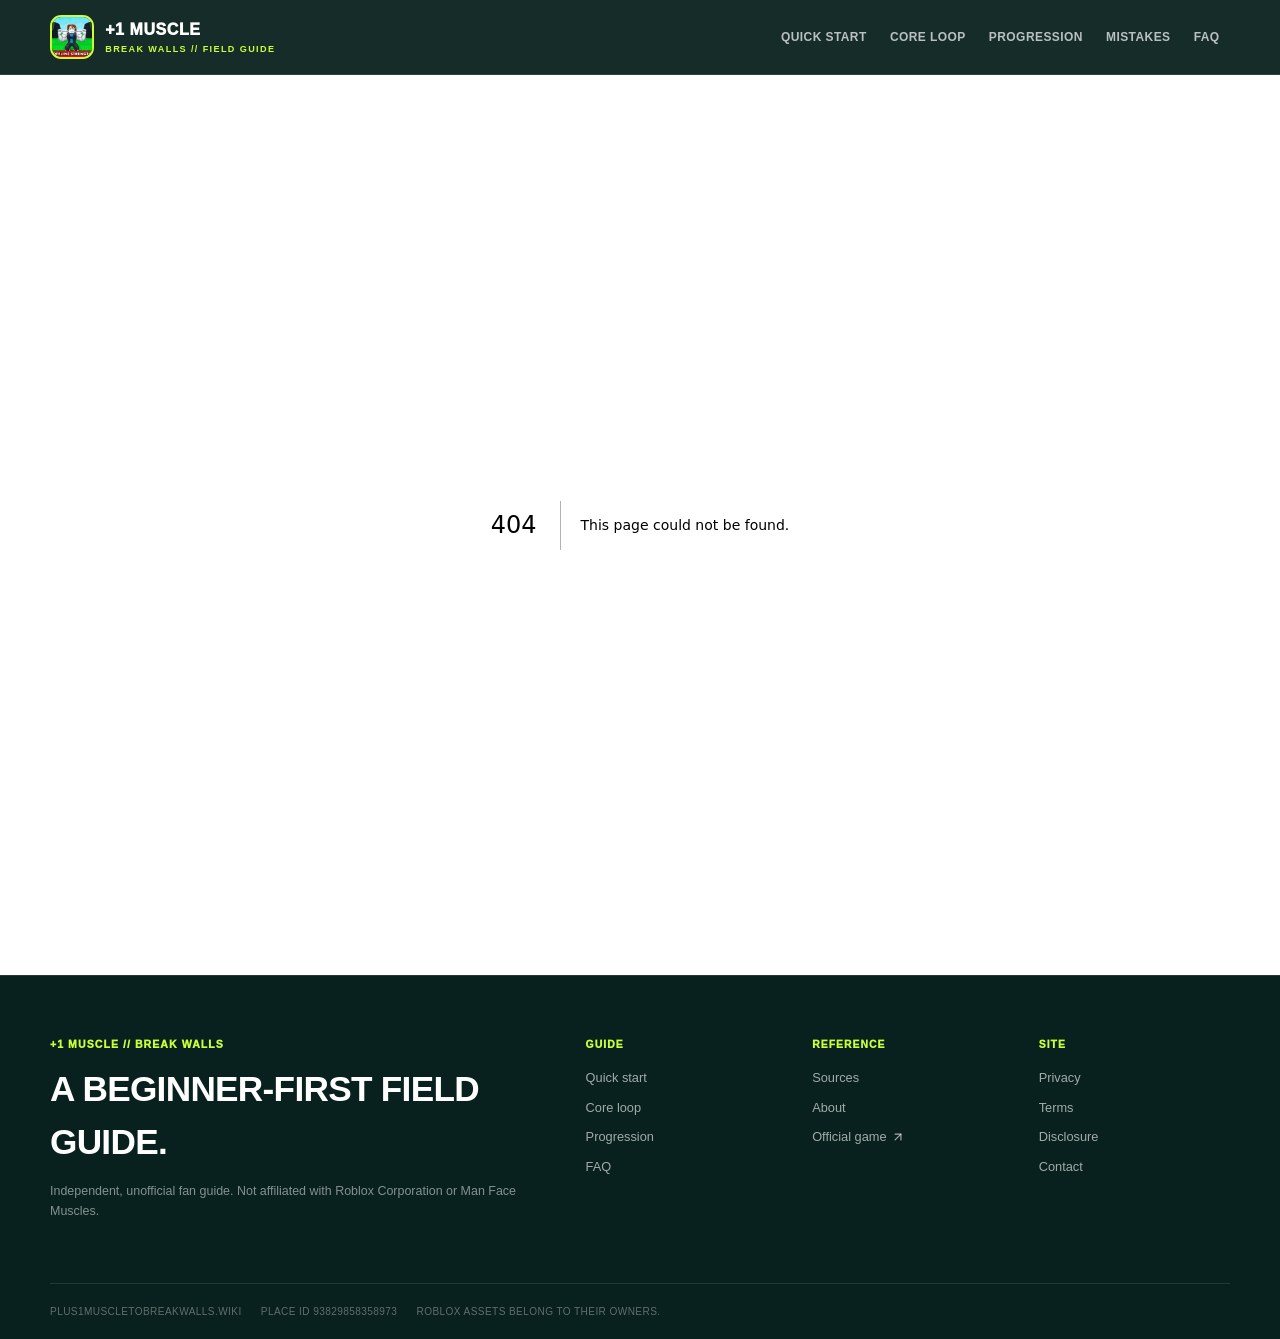
<file: 404/index.html>
<!DOCTYPE html><!--5btTzInHJg1WQpFb9KJuz--><html lang="en" data-scroll-behavior="smooth"><head><meta charSet="utf-8"/><meta name="viewport" content="width=device-width, initial-scale=1"/><link rel="stylesheet" href="/_next/static/chunks/105041db9f427576.css" data-precedence="next"/><link rel="preload" as="script" fetchPriority="low" href="/_next/static/chunks/182a3477ce1b3c5d.js"/><script src="/_next/static/chunks/e35d806a57afc55f.js" async=""></script><script src="/_next/static/chunks/8d331f1814dcf09f.js" async=""></script><script src="/_next/static/chunks/9d9122e707d1e105.js" async=""></script><script src="/_next/static/chunks/turbopack-cef11da663e21bf4.js" async=""></script><script src="/_next/static/chunks/a98b213bd061916f.js" async=""></script><script src="/_next/static/chunks/e45ca798ae3527ac.js" async=""></script><title>404: This page could not be found.</title><meta name="robots" content="noindex"/><meta name="theme-color" content="#102f2b"/><meta name="color-scheme" content="light"/><title>+1 Muscle to Break Walls Wiki — Beginner Guide</title><meta name="description" content="Beginner-first +1 Muscle to Break Walls guide: train Strength, clear wall HP, earn Wins, choose dumbbells and Auras, progress through areas, and Rebirth safely."/><meta name="application-name" content="+1 Muscle to Break Walls Wiki"/><link rel="manifest" href="/manifest.webmanifest"/><meta name="keywords" content="+1 Muscle to Break Walls,+1 Muscle to Break Walls guide,+1 Muscle to Break Walls wiki,+1 Muscle to Break Walls beginner guide,+1 Muscle to Break Walls Auras,+1 Muscle to Break Walls Rebirth,Roblox wall breaking simulator"/><meta name="robots" content="index, follow"/><meta name="category" content="games"/><meta property="og:title" content="+1 Muscle to Break Walls Wiki — Beginner Guide"/><meta property="og:description" content="Beginner-first +1 Muscle to Break Walls guide: train Strength, clear wall HP, earn Wins, choose dumbbells and Auras, progress through areas, and Rebirth safely."/><meta property="og:url" content="https://plus1muscletobreakwalls.wiki/"/><meta property="og:site_name" content="+1 Muscle to Break Walls Wiki"/><meta property="og:image" content="https://plus1muscletobreakwalls.wiki/og.png"/><meta property="og:image:width" content="1731"/><meta property="og:image:height" content="909"/><meta property="og:image:alt" content="+1 Muscle to Break Walls beginner field guide"/><meta property="og:type" content="website"/><meta name="twitter:card" content="summary_large_image"/><meta name="twitter:title" content="+1 Muscle to Break Walls Wiki — Beginner Guide"/><meta name="twitter:description" content="Beginner-first +1 Muscle to Break Walls guide: train Strength, clear wall HP, earn Wins, choose dumbbells and Auras, progress through areas, and Rebirth safely."/><meta name="twitter:image" content="https://plus1muscletobreakwalls.wiki/og.png"/><link rel="icon" href="/images/plus1-muscle-icon.png" type="image/png" sizes="512x512"/><link rel="apple-touch-icon" href="/images/plus1-muscle-icon.png" type="image/png" sizes="512x512"/><script src="/_next/static/chunks/a6dad97d9634a72d.js" noModule=""></script></head><body><div hidden=""><!--$--><!--/$--></div><a href="#main-content" class="skip-link">Skip to content</a><header class="site-header"><div class="site-shell header-inner"><a class="brand" aria-label="+1 Muscle to Break Walls Wiki home" href="/"><img alt="" loading="lazy" width="44" height="44" decoding="async" data-nimg="1" style="color:transparent" src="/images/plus1-muscle-icon.png"/><span><strong>+1 MUSCLE</strong><small>BREAK WALLS // FIELD GUIDE</small></span></a><nav class="desktop-nav" aria-label="Primary navigation"><a href="/#quick-start">Quick Start</a><a href="/#core-loop">Core Loop</a><a href="/#progression">Progression</a><a href="/#mistakes">Mistakes</a><a href="/#faq">FAQ</a></nav><button type="button" class="menu-button" aria-expanded="false" aria-controls="mobile-navigation" aria-label="Open navigation"><svg xmlns="http://www.w3.org/2000/svg" width="24" height="24" viewBox="0 0 24 24" fill="none" stroke="currentColor" stroke-width="2" stroke-linecap="round" stroke-linejoin="round" class="lucide lucide-menu" aria-hidden="true"><path d="M4 5h16"></path><path d="M4 12h16"></path><path d="M4 19h16"></path></svg></button></div></header><div id="main-content" tabindex="-1"><div style="font-family:system-ui,&quot;Segoe UI&quot;,Roboto,Helvetica,Arial,sans-serif,&quot;Apple Color Emoji&quot;,&quot;Segoe UI Emoji&quot;;height:100vh;text-align:center;display:flex;flex-direction:column;align-items:center;justify-content:center"><div><style>body{color:#000;background:#fff;margin:0}.next-error-h1{border-right:1px solid rgba(0,0,0,.3)}@media (prefers-color-scheme:dark){body{color:#fff;background:#000}.next-error-h1{border-right:1px solid rgba(255,255,255,.3)}}</style><h1 class="next-error-h1" style="display:inline-block;margin:0 20px 0 0;padding:0 23px 0 0;font-size:24px;font-weight:500;vertical-align:top;line-height:49px">404</h1><div style="display:inline-block"><h2 style="font-size:14px;font-weight:400;line-height:49px;margin:0">This page could not be found.</h2></div></div></div><!--$--><!--/$--></div><div class="ad-placement ad-placement-global-fallback"></div><footer class="site-footer"><div class="site-shell footer-grid"><div class="footer-brand"><p>+1 MUSCLE // BREAK WALLS</p><h2>A beginner-first field guide.</h2><span>Independent, unofficial fan guide. Not affiliated with Roblox Corporation or Man Face Muscles.</span></div><div><h3>Guide</h3><a href="/#quick-start">Quick start</a><a href="/#core-loop">Core loop</a><a href="/#progression">Progression</a><a href="/#faq">FAQ</a></div><div><h3>Reference</h3><a href="/sources/">Sources</a><a href="/about/">About</a><a href="https://www.roblox.com/games/93829858358973/1-Muscle-to-Break-Walls" target="_blank" rel="noreferrer">Official game <svg xmlns="http://www.w3.org/2000/svg" width="14" height="14" viewBox="0 0 24 24" fill="none" stroke="currentColor" stroke-width="2" stroke-linecap="round" stroke-linejoin="round" class="lucide lucide-arrow-up-right" aria-hidden="true"><path d="M7 7h10v10"></path><path d="M7 17 17 7"></path></svg></a></div><div><h3>Site</h3><a href="/privacy/">Privacy</a><a href="/terms/">Terms</a><a href="/disclosure/">Disclosure</a><a href="/contact/">Contact</a></div></div><div class="site-shell footer-bottom"><span>plus1muscletobreakwalls.wiki</span><span>Place ID <!-- -->93829858358973</span><span>Roblox assets belong to their owners.</span></div></footer><script src="/_next/static/chunks/182a3477ce1b3c5d.js" id="_R_" async=""></script><script>(self.__next_f=self.__next_f||[]).push([0])</script><script>self.__next_f.push([1,"1:\"$Sreact.fragment\"\n2:I[16278,[\"/_next/static/chunks/a98b213bd061916f.js\",\"/_next/static/chunks/e45ca798ae3527ac.js\"],\"AdsterraPopunderGate\"]\n3:I[16278,[\"/_next/static/chunks/a98b213bd061916f.js\",\"/_next/static/chunks/e45ca798ae3527ac.js\"],\"AdsterraSocialBarGate\"]\n4:I[16278,[\"/_next/static/chunks/a98b213bd061916f.js\",\"/_next/static/chunks/e45ca798ae3527ac.js\"],\"AdsterraStickyRail\"]\n5:I[3265,[\"/_next/static/chunks/a98b213bd061916f.js\",\"/_next/static/chunks/e45ca798ae3527ac.js\"],\"Navbar\"]\n6:I[72444,[\"/_next/static/chunks/a98b213bd061916f.js\",\"/_next/static/chunks/e45ca798ae3527ac.js\"],\"default\"]\n7:I[76344,[\"/_next/static/chunks/a98b213bd061916f.js\",\"/_next/static/chunks/e45ca798ae3527ac.js\"],\"default\"]\n8:I[16278,[\"/_next/static/chunks/a98b213bd061916f.js\",\"/_next/static/chunks/e45ca798ae3527ac.js\"],\"AdsterraGlobalFallback\"]\n9:I[84102,[\"/_next/static/chunks/a98b213bd061916f.js\",\"/_next/static/chunks/e45ca798ae3527ac.js\"],\"\"]\ne:I[91293,[\"/_next/static/chunks/a98b213bd061916f.js\",\"/_next/static/chunks/e45ca798ae3527ac.js\"],\"default\"]\n:HL[\"/_next/static/chunks/105041db9f427576.css\",\"style\"]\n"])</script><script>self.__next_f.push([1,"0:{\"P\":null,\"b\":\"5btTzInHJg1WQpFb9KJuz\",\"c\":[\"\",\"_not-found\",\"\"],\"q\":\"\",\"i\":false,\"f\":[[[\"\",{\"children\":[\"/_not-found\",{\"children\":[\"__PAGE__\",{}]}]},\"$undefined\",\"$undefined\",true],[[\"$\",\"$1\",\"c\",{\"children\":[[[\"$\",\"link\",\"0\",{\"rel\":\"stylesheet\",\"href\":\"/_next/static/chunks/105041db9f427576.css\",\"precedence\":\"next\",\"crossOrigin\":\"$undefined\",\"nonce\":\"$undefined\"}],[\"$\",\"script\",\"script-0\",{\"src\":\"/_next/static/chunks/a98b213bd061916f.js\",\"async\":true,\"nonce\":\"$undefined\"}],[\"$\",\"script\",\"script-1\",{\"src\":\"/_next/static/chunks/e45ca798ae3527ac.js\",\"async\":true,\"nonce\":\"$undefined\"}]],[\"$\",\"html\",null,{\"lang\":\"en\",\"data-scroll-behavior\":\"smooth\",\"children\":[\"$\",\"body\",null,{\"children\":[[\"$\",\"$L2\",null,{}],[\"$\",\"$L3\",null,{}],[\"$\",\"$L4\",null,{}],[\"$\",\"a\",null,{\"href\":\"#main-content\",\"className\":\"skip-link\",\"children\":\"Skip to content\"}],null,[\"$\",\"$L5\",null,{}],[\"$\",\"div\",null,{\"id\":\"main-content\",\"tabIndex\":-1,\"children\":[\"$\",\"$L6\",null,{\"parallelRouterKey\":\"children\",\"error\":\"$undefined\",\"errorStyles\":\"$undefined\",\"errorScripts\":\"$undefined\",\"template\":[\"$\",\"$L7\",null,{}],\"templateStyles\":\"$undefined\",\"templateScripts\":\"$undefined\",\"notFound\":[[[\"$\",\"title\",null,{\"children\":\"404: This page could not be found.\"}],[\"$\",\"div\",null,{\"style\":{\"fontFamily\":\"system-ui,\\\"Segoe UI\\\",Roboto,Helvetica,Arial,sans-serif,\\\"Apple Color Emoji\\\",\\\"Segoe UI Emoji\\\"\",\"height\":\"100vh\",\"textAlign\":\"center\",\"display\":\"flex\",\"flexDirection\":\"column\",\"alignItems\":\"center\",\"justifyContent\":\"center\"},\"children\":[\"$\",\"div\",null,{\"children\":[[\"$\",\"style\",null,{\"dangerouslySetInnerHTML\":{\"__html\":\"body{color:#000;background:#fff;margin:0}.next-error-h1{border-right:1px solid rgba(0,0,0,.3)}@media (prefers-color-scheme:dark){body{color:#fff;background:#000}.next-error-h1{border-right:1px solid rgba(255,255,255,.3)}}\"}}],[\"$\",\"h1\",null,{\"className\":\"next-error-h1\",\"style\":{\"display\":\"inline-block\",\"margin\":\"0 20px 0 0\",\"padding\":\"0 23px 0 0\",\"fontSize\":24,\"fontWeight\":500,\"verticalAlign\":\"top\",\"lineHeight\":\"49px\"},\"children\":404}],[\"$\",\"div\",null,{\"style\":{\"display\":\"inline-block\"},\"children\":[\"$\",\"h2\",null,{\"style\":{\"fontSize\":14,\"fontWeight\":400,\"lineHeight\":\"49px\",\"margin\":0},\"children\":\"This page could not be found.\"}]}]]}]}]],[]],\"forbidden\":\"$undefined\",\"unauthorized\":\"$undefined\"}]}],[\"$\",\"$L8\",null,{}],[\"$\",\"footer\",null,{\"className\":\"site-footer\",\"children\":[[\"$\",\"div\",null,{\"className\":\"site-shell footer-grid\",\"children\":[[\"$\",\"div\",null,{\"className\":\"footer-brand\",\"children\":[[\"$\",\"p\",null,{\"children\":\"+1 MUSCLE // BREAK WALLS\"}],[\"$\",\"h2\",null,{\"children\":\"A beginner-first field guide.\"}],[\"$\",\"span\",null,{\"children\":\"Independent, unofficial fan guide. Not affiliated with Roblox Corporation or Man Face Muscles.\"}]]}],[\"$\",\"div\",null,{\"children\":[[\"$\",\"h3\",null,{\"children\":\"Guide\"}],[\"$\",\"$L9\",null,{\"href\":\"/#quick-start\",\"children\":\"Quick start\"}],[\"$\",\"$L9\",null,{\"href\":\"/#core-loop\",\"children\":\"Core loop\"}],[\"$\",\"$L9\",null,{\"href\":\"/#progression\",\"children\":\"Progression\"}],[\"$\",\"$L9\",null,{\"href\":\"/#faq\",\"children\":\"FAQ\"}]]}],[\"$\",\"div\",null,{\"children\":[[\"$\",\"h3\",null,{\"children\":\"Reference\"}],[\"$\",\"$L9\",null,{\"href\":\"/sources/\",\"children\":\"Sources\"}],[\"$\",\"$L9\",null,{\"href\":\"/about/\",\"children\":\"About\"}],[\"$\",\"a\",null,{\"href\":\"https://www.roblox.com/games/93829858358973/1-Muscle-to-Break-Walls\",\"target\":\"_blank\",\"rel\":\"noreferrer\",\"children\":[\"Official game \",[\"$\",\"svg\",null,{\"ref\":\"$undefined\",\"xmlns\":\"http://www.w3.org/2000/svg\",\"width\":14,\"height\":14,\"viewBox\":\"0 0 24 24\",\"fill\":\"none\",\"stroke\":\"currentColor\",\"strokeWidth\":2,\"strokeLinecap\":\"round\",\"strokeLinejoin\":\"round\",\"className\":\"lucide lucide-arrow-up-right\",\"aria-hidden\":\"true\",\"children\":[[\"$\",\"path\",\"1tivn9\",{\"d\":\"M7 7h10v10\"}],[\"$\",\"path\",\"1vkiza\",{\"d\":\"M7 17 17 7\"}],\"$undefined\"]}]]}]]}],[\"$\",\"div\",null,{\"children\":[[\"$\",\"h3\",null,{\"children\":\"Site\"}],[\"$\",\"$L9\",null,{\"href\":\"/privacy/\",\"children\":\"Privacy\"}],[\"$\",\"$L9\",null,{\"href\":\"/terms/\",\"children\":\"Terms\"}],[\"$\",\"$L9\",null,{\"href\":\"/disclosure/\",\"children\":\"Disclosure\"}],[\"$\",\"$L9\",null,{\"href\":\"/contact/\",\"children\":\"Contact\"}]]}]]}],[\"$\",\"div\",null,{\"className\":\"site-shell footer-bottom\",\"children\":[[\"$\",\"span\",null,{\"children\":\"plus1muscletobreakwalls.wiki\"}],[\"$\",\"span\",null,{\"children\":[\"Place ID \",\"93829858358973\"]}],[\"$\",\"span\",null,{\"children\":\"Roblox assets belong to their owners.\"}]]}]]}]]}]}]]}],{\"children\":[[\"$\",\"$1\",\"c\",{\"children\":[null,[\"$\",\"$L6\",null,{\"parallelRouterKey\":\"children\",\"error\":\"$undefined\",\"errorStyles\":\"$undefined\",\"errorScripts\":\"$undefined\",\"template\":[\"$\",\"$L7\",null,{}],\"templateStyles\":\"$undefined\",\"templateScripts\":\"$undefined\",\"notFound\":\"$undefined\",\"forbidden\":\"$undefined\",\"unauthorized\":\"$undefined\"}]]}],{\"children\":[[\"$\",\"$1\",\"c\",{\"children\":[[[\"$\",\"title\",null,{\"children\":\"404: This page could not be found.\"}],[\"$\",\"div\",null,{\"style\":\"$0:f:0:1:0:props:children:1:props:children:props:children:6:props:children:props:notFound:0:1:props:style\",\"children\":[\"$\",\"div\",null,{\"children\":[[\"$\",\"style\",null,{\"dangerouslySetInnerHTML\":{\"__html\":\"body{color:#000;background:#fff;margin:0}.next-error-h1{border-right:1px solid rgba(0,0,0,.3)}@media (prefers-color-scheme:dark){body{color:#fff;background:#000}.next-error-h1{border-right:1px solid rgba(255,255,255,.3)}}\"}}],\"$La\",\"$Lb\"]}]}]],null,\"$Lc\"]}],{},null,false,false]},null,false,false]},null,false,false],\"$Ld\",false]],\"m\":\"$undefined\",\"G\":[\"$e\",\"$undefined\"],\"S\":true}\n"])</script><script>self.__next_f.push([1,"f:I[16893,[\"/_next/static/chunks/a98b213bd061916f.js\",\"/_next/static/chunks/e45ca798ae3527ac.js\"],\"OutletBoundary\"]\n10:\"$Sreact.suspense\"\n12:I[16893,[\"/_next/static/chunks/a98b213bd061916f.js\",\"/_next/static/chunks/e45ca798ae3527ac.js\"],\"ViewportBoundary\"]\n14:I[16893,[\"/_next/static/chunks/a98b213bd061916f.js\",\"/_next/static/chunks/e45ca798ae3527ac.js\"],\"MetadataBoundary\"]\na:[\"$\",\"h1\",null,{\"className\":\"next-error-h1\",\"style\":\"$0:f:0:1:0:props:children:1:props:children:props:children:6:props:children:props:notFound:0:1:props:children:props:children:1:props:style\",\"children\":404}]\nb:[\"$\",\"div\",null,{\"style\":\"$0:f:0:1:0:props:children:1:props:children:props:children:6:props:children:props:notFound:0:1:props:children:props:children:2:props:style\",\"children\":[\"$\",\"h2\",null,{\"style\":\"$0:f:0:1:0:props:children:1:props:children:props:children:6:props:children:props:notFound:0:1:props:children:props:children:2:props:children:props:style\",\"children\":\"This page could not be found.\"}]}]\nc:[\"$\",\"$Lf\",null,{\"children\":[\"$\",\"$10\",null,{\"name\":\"Next.MetadataOutlet\",\"children\":\"$@11\"}]}]\nd:[\"$\",\"$1\",\"h\",{\"children\":[[\"$\",\"meta\",null,{\"name\":\"robots\",\"content\":\"noindex\"}],[\"$\",\"$L12\",null,{\"children\":\"$L13\"}],[\"$\",\"div\",null,{\"hidden\":true,\"children\":[\"$\",\"$L14\",null,{\"children\":[\"$\",\"$10\",null,{\"name\":\"Next.Metadata\",\"children\":\"$L15\"}]}]}],null]}]\n"])</script><script>self.__next_f.push([1,"13:[[\"$\",\"meta\",\"0\",{\"charSet\":\"utf-8\"}],[\"$\",\"meta\",\"1\",{\"name\":\"viewport\",\"content\":\"width=device-width, initial-scale=1\"}],[\"$\",\"meta\",\"2\",{\"name\":\"theme-color\",\"content\":\"#102f2b\"}],[\"$\",\"meta\",\"3\",{\"name\":\"color-scheme\",\"content\":\"light\"}]]\n"])</script><script>self.__next_f.push([1,"16:I[34333,[\"/_next/static/chunks/a98b213bd061916f.js\",\"/_next/static/chunks/e45ca798ae3527ac.js\"],\"IconMark\"]\n11:null\n"])</script><script>self.__next_f.push([1,"15:[[\"$\",\"title\",\"0\",{\"children\":\"+1 Muscle to Break Walls Wiki — Beginner Guide\"}],[\"$\",\"meta\",\"1\",{\"name\":\"description\",\"content\":\"Beginner-first +1 Muscle to Break Walls guide: train Strength, clear wall HP, earn Wins, choose dumbbells and Auras, progress through areas, and Rebirth safely.\"}],[\"$\",\"meta\",\"2\",{\"name\":\"application-name\",\"content\":\"+1 Muscle to Break Walls Wiki\"}],[\"$\",\"link\",\"3\",{\"rel\":\"manifest\",\"href\":\"/manifest.webmanifest\",\"crossOrigin\":\"$undefined\"}],[\"$\",\"meta\",\"4\",{\"name\":\"keywords\",\"content\":\"+1 Muscle to Break Walls,+1 Muscle to Break Walls guide,+1 Muscle to Break Walls wiki,+1 Muscle to Break Walls beginner guide,+1 Muscle to Break Walls Auras,+1 Muscle to Break Walls Rebirth,Roblox wall breaking simulator\"}],[\"$\",\"meta\",\"5\",{\"name\":\"robots\",\"content\":\"index, follow\"}],[\"$\",\"meta\",\"6\",{\"name\":\"category\",\"content\":\"games\"}],[\"$\",\"meta\",\"7\",{\"property\":\"og:title\",\"content\":\"+1 Muscle to Break Walls Wiki — Beginner Guide\"}],[\"$\",\"meta\",\"8\",{\"property\":\"og:description\",\"content\":\"Beginner-first +1 Muscle to Break Walls guide: train Strength, clear wall HP, earn Wins, choose dumbbells and Auras, progress through areas, and Rebirth safely.\"}],[\"$\",\"meta\",\"9\",{\"property\":\"og:url\",\"content\":\"https://plus1muscletobreakwalls.wiki/\"}],[\"$\",\"meta\",\"10\",{\"property\":\"og:site_name\",\"content\":\"+1 Muscle to Break Walls Wiki\"}],[\"$\",\"meta\",\"11\",{\"property\":\"og:image\",\"content\":\"https://plus1muscletobreakwalls.wiki/og.png\"}],[\"$\",\"meta\",\"12\",{\"property\":\"og:image:width\",\"content\":\"1731\"}],[\"$\",\"meta\",\"13\",{\"property\":\"og:image:height\",\"content\":\"909\"}],[\"$\",\"meta\",\"14\",{\"property\":\"og:image:alt\",\"content\":\"+1 Muscle to Break Walls beginner field guide\"}],[\"$\",\"meta\",\"15\",{\"property\":\"og:type\",\"content\":\"website\"}],[\"$\",\"meta\",\"16\",{\"name\":\"twitter:card\",\"content\":\"summary_large_image\"}],[\"$\",\"meta\",\"17\",{\"name\":\"twitter:title\",\"content\":\"+1 Muscle to Break Walls Wiki — Beginner Guide\"}],[\"$\",\"meta\",\"18\",{\"name\":\"twitter:description\",\"content\":\"Beginner-first +1 Muscle to Break Walls guide: train Strength, clear wall HP, earn Wins, choose dumbbells and Auras, progress through areas, and Rebirth safely.\"}],[\"$\",\"meta\",\"19\",{\"name\":\"twitter:image\",\"content\":\"https://plus1muscletobreakwalls.wiki/og.png\"}],[\"$\",\"link\",\"20\",{\"rel\":\"icon\",\"href\":\"/images/plus1-muscle-icon.png\",\"type\":\"image/png\",\"sizes\":\"512x512\"}],[\"$\",\"link\",\"21\",{\"rel\":\"apple-touch-icon\",\"href\":\"/images/plus1-muscle-icon.png\",\"type\":\"image/png\",\"sizes\":\"512x512\"}],[\"$\",\"$L16\",\"22\",{}]]\n"])</script></body></html>
</file>
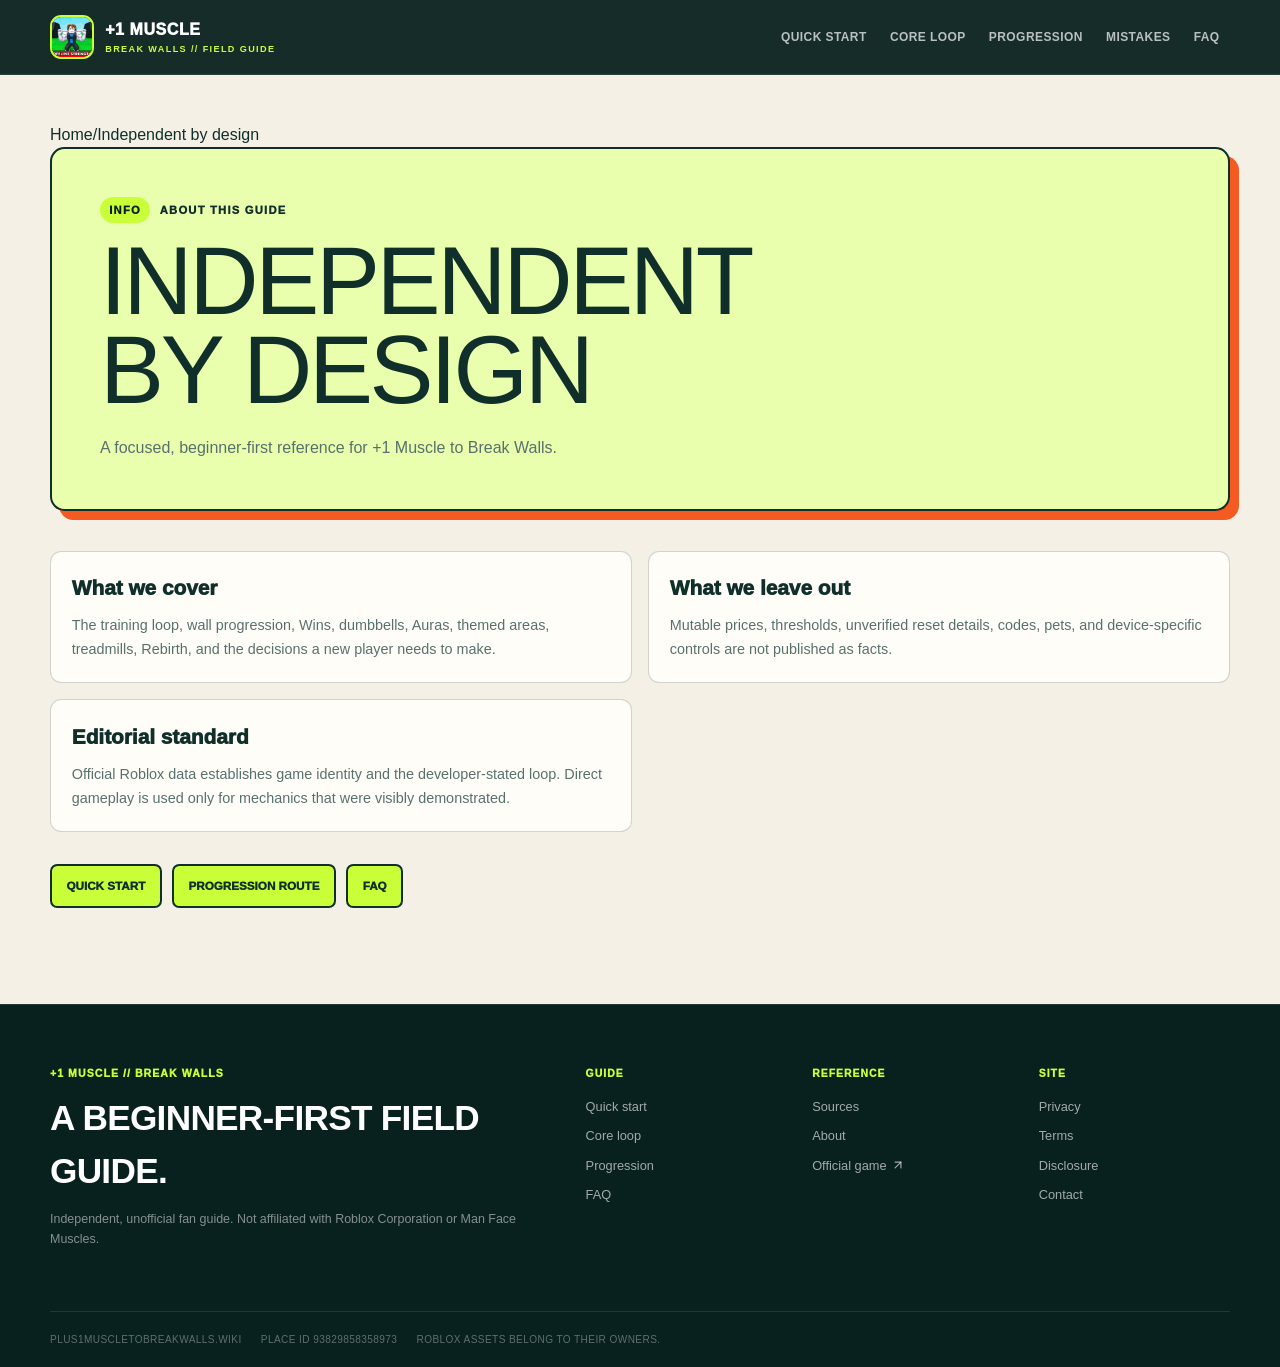
<file: about/index.html>
<!DOCTYPE html><!--5btTzInHJg1WQpFb9KJuz--><html lang="en" data-scroll-behavior="smooth"><head><meta charSet="utf-8"/><meta name="viewport" content="width=device-width, initial-scale=1"/><link rel="stylesheet" href="/_next/static/chunks/105041db9f427576.css" data-precedence="next"/><link rel="preload" as="script" fetchPriority="low" href="/_next/static/chunks/182a3477ce1b3c5d.js"/><script src="/_next/static/chunks/e35d806a57afc55f.js" async=""></script><script src="/_next/static/chunks/8d331f1814dcf09f.js" async=""></script><script src="/_next/static/chunks/9d9122e707d1e105.js" async=""></script><script src="/_next/static/chunks/turbopack-cef11da663e21bf4.js" async=""></script><script src="/_next/static/chunks/e45ca798ae3527ac.js" async=""></script><script src="/_next/static/chunks/2dc18830242486fb.js" async=""></script><script src="/_next/static/chunks/a98b213bd061916f.js" async=""></script><meta name="theme-color" content="#102f2b"/><meta name="color-scheme" content="light"/><title>About this guide | +1 Muscle to Break Walls Wiki</title><meta name="description" content="How +1 Muscle to Break Walls Wiki verifies facts and handles uncertain game details."/><meta name="application-name" content="+1 Muscle to Break Walls Wiki"/><link rel="manifest" href="/manifest.webmanifest"/><meta name="keywords" content="+1 Muscle to Break Walls,+1 Muscle to Break Walls guide,+1 Muscle to Break Walls wiki,+1 Muscle to Break Walls beginner guide,+1 Muscle to Break Walls Auras,+1 Muscle to Break Walls Rebirth,Roblox wall breaking simulator"/><meta name="robots" content="index, follow"/><meta name="category" content="games"/><link rel="canonical" href="https://plus1muscletobreakwalls.wiki/about/"/><meta property="og:title" content="About this guide | +1 Muscle to Break Walls Wiki"/><meta property="og:description" content="How +1 Muscle to Break Walls Wiki verifies facts and handles uncertain game details."/><meta property="og:url" content="https://plus1muscletobreakwalls.wiki/about/"/><meta property="og:image" content="https://plus1muscletobreakwalls.wiki/og.png"/><meta property="og:image:width" content="1731"/><meta property="og:image:height" content="909"/><meta property="og:image:alt" content="+1 Muscle to Break Walls beginner field guide"/><meta name="twitter:card" content="summary_large_image"/><meta name="twitter:title" content="About this guide | +1 Muscle to Break Walls Wiki"/><meta name="twitter:description" content="How +1 Muscle to Break Walls Wiki verifies facts and handles uncertain game details."/><meta name="twitter:image" content="https://plus1muscletobreakwalls.wiki/og.png"/><link rel="icon" href="/images/plus1-muscle-icon.png" type="image/png" sizes="512x512"/><link rel="apple-touch-icon" href="/images/plus1-muscle-icon.png" type="image/png" sizes="512x512"/><script src="/_next/static/chunks/a6dad97d9634a72d.js" noModule=""></script></head><body><div hidden=""><!--$--><!--/$--></div><a href="#main-content" class="skip-link">Skip to content</a><header class="site-header"><div class="site-shell header-inner"><a class="brand" aria-label="+1 Muscle to Break Walls Wiki home" href="/"><img alt="" loading="lazy" width="44" height="44" decoding="async" data-nimg="1" style="color:transparent" src="/images/plus1-muscle-icon.png"/><span><strong>+1 MUSCLE</strong><small>BREAK WALLS // FIELD GUIDE</small></span></a><nav class="desktop-nav" aria-label="Primary navigation"><a href="/#quick-start">Quick Start</a><a href="/#core-loop">Core Loop</a><a href="/#progression">Progression</a><a href="/#mistakes">Mistakes</a><a href="/#faq">FAQ</a></nav><button type="button" class="menu-button" aria-expanded="false" aria-controls="mobile-navigation" aria-label="Open navigation"><svg xmlns="http://www.w3.org/2000/svg" width="24" height="24" viewBox="0 0 24 24" fill="none" stroke="currentColor" stroke-width="2" stroke-linecap="round" stroke-linejoin="round" class="lucide lucide-menu" aria-hidden="true"><path d="M4 5h16"></path><path d="M4 12h16"></path><path d="M4 19h16"></path></svg></button></div></header><div id="main-content" tabindex="-1"><main class="guide-page"><div class="site-shell"><nav class="guide-breadcrumb" aria-label="Breadcrumb"><a href="/">Home</a><span aria-hidden="true">/</span><span>Independent by design</span></nav><header class="guide-page-intro"><p class="eyebrow"><span>INFO</span>About this guide</p><h1>Independent by design</h1><p>A focused, beginner-first reference for +1 Muscle to Break Walls.</p></header><div class="guide-sections"><article><h2>What we cover</h2><p>The training loop, wall progression, Wins, dumbbells, Auras, themed areas, treadmills, Rebirth, and the decisions a new player needs to make.</p></article><article><h2>What we leave out</h2><p>Mutable prices, thresholds, unverified reset details, codes, pets, and device-specific controls are not published as facts.</p></article><article><h2>Editorial standard</h2><p>Official Roblox data establishes game identity and the developer-stated loop. Direct gameplay is used only for mechanics that were visibly demonstrated.</p></article></div><div class="guide-page-links"><a href="/#quick-start">Quick start</a><a href="/#progression">Progression route</a><a href="/#faq">FAQ</a></div></div></main><!--$--><!--/$--></div><footer class="site-footer"><div class="site-shell footer-grid"><div class="footer-brand"><p>+1 MUSCLE // BREAK WALLS</p><h2>A beginner-first field guide.</h2><span>Independent, unofficial fan guide. Not affiliated with Roblox Corporation or Man Face Muscles.</span></div><div><h3>Guide</h3><a href="/#quick-start">Quick start</a><a href="/#core-loop">Core loop</a><a href="/#progression">Progression</a><a href="/#faq">FAQ</a></div><div><h3>Reference</h3><a href="/sources/">Sources</a><a href="/about/">About</a><a href="https://www.roblox.com/games/93829858358973/1-Muscle-to-Break-Walls" target="_blank" rel="noreferrer">Official game <svg xmlns="http://www.w3.org/2000/svg" width="14" height="14" viewBox="0 0 24 24" fill="none" stroke="currentColor" stroke-width="2" stroke-linecap="round" stroke-linejoin="round" class="lucide lucide-arrow-up-right" aria-hidden="true"><path d="M7 7h10v10"></path><path d="M7 17 17 7"></path></svg></a></div><div><h3>Site</h3><a href="/privacy/">Privacy</a><a href="/terms/">Terms</a><a href="/disclosure/">Disclosure</a><a href="/contact/">Contact</a></div></div><div class="site-shell footer-bottom"><span>plus1muscletobreakwalls.wiki</span><span>Place ID <!-- -->93829858358973</span><span>Roblox assets belong to their owners.</span></div></footer><script src="/_next/static/chunks/182a3477ce1b3c5d.js" id="_R_" async=""></script><script>(self.__next_f=self.__next_f||[]).push([0])</script><script>self.__next_f.push([1,"1:\"$Sreact.fragment\"\n2:I[16278,[\"/_next/static/chunks/e45ca798ae3527ac.js\"],\"AdsterraPopunderGate\"]\n3:I[16278,[\"/_next/static/chunks/e45ca798ae3527ac.js\"],\"AdsterraSocialBarGate\"]\n4:I[16278,[\"/_next/static/chunks/e45ca798ae3527ac.js\"],\"AdsterraStickyRail\"]\n5:I[3265,[\"/_next/static/chunks/e45ca798ae3527ac.js\"],\"Navbar\"]\n6:I[72444,[\"/_next/static/chunks/2dc18830242486fb.js\",\"/_next/static/chunks/a98b213bd061916f.js\"],\"default\"]\n7:I[76344,[\"/_next/static/chunks/2dc18830242486fb.js\",\"/_next/static/chunks/a98b213bd061916f.js\"],\"default\"]\n8:I[16278,[\"/_next/static/chunks/e45ca798ae3527ac.js\"],\"AdsterraGlobalFallback\"]\n9:I[84102,[\"/_next/static/chunks/e45ca798ae3527ac.js\"],\"\"]\n11:I[91293,[\"/_next/static/chunks/2dc18830242486fb.js\",\"/_next/static/chunks/a98b213bd061916f.js\"],\"default\"]\n:HL[\"/_next/static/chunks/105041db9f427576.css\",\"style\"]\n"])</script><script>self.__next_f.push([1,"0:{\"P\":null,\"b\":\"5btTzInHJg1WQpFb9KJuz\",\"c\":[\"\",\"about\",\"\"],\"q\":\"\",\"i\":false,\"f\":[[[\"\",{\"children\":[\"about\",{\"children\":[\"__PAGE__\",{}]}]},\"$undefined\",\"$undefined\",true],[[\"$\",\"$1\",\"c\",{\"children\":[[[\"$\",\"link\",\"0\",{\"rel\":\"stylesheet\",\"href\":\"/_next/static/chunks/105041db9f427576.css\",\"precedence\":\"next\",\"crossOrigin\":\"$undefined\",\"nonce\":\"$undefined\"}],[\"$\",\"script\",\"script-0\",{\"src\":\"/_next/static/chunks/e45ca798ae3527ac.js\",\"async\":true,\"nonce\":\"$undefined\"}]],[\"$\",\"html\",null,{\"lang\":\"en\",\"data-scroll-behavior\":\"smooth\",\"children\":[\"$\",\"body\",null,{\"children\":[[\"$\",\"$L2\",null,{}],[\"$\",\"$L3\",null,{}],[\"$\",\"$L4\",null,{}],[\"$\",\"a\",null,{\"href\":\"#main-content\",\"className\":\"skip-link\",\"children\":\"Skip to content\"}],null,[\"$\",\"$L5\",null,{}],[\"$\",\"div\",null,{\"id\":\"main-content\",\"tabIndex\":-1,\"children\":[\"$\",\"$L6\",null,{\"parallelRouterKey\":\"children\",\"error\":\"$undefined\",\"errorStyles\":\"$undefined\",\"errorScripts\":\"$undefined\",\"template\":[\"$\",\"$L7\",null,{}],\"templateStyles\":\"$undefined\",\"templateScripts\":\"$undefined\",\"notFound\":[[[\"$\",\"title\",null,{\"children\":\"404: This page could not be found.\"}],[\"$\",\"div\",null,{\"style\":{\"fontFamily\":\"system-ui,\\\"Segoe UI\\\",Roboto,Helvetica,Arial,sans-serif,\\\"Apple Color Emoji\\\",\\\"Segoe UI Emoji\\\"\",\"height\":\"100vh\",\"textAlign\":\"center\",\"display\":\"flex\",\"flexDirection\":\"column\",\"alignItems\":\"center\",\"justifyContent\":\"center\"},\"children\":[\"$\",\"div\",null,{\"children\":[[\"$\",\"style\",null,{\"dangerouslySetInnerHTML\":{\"__html\":\"body{color:#000;background:#fff;margin:0}.next-error-h1{border-right:1px solid rgba(0,0,0,.3)}@media (prefers-color-scheme:dark){body{color:#fff;background:#000}.next-error-h1{border-right:1px solid rgba(255,255,255,.3)}}\"}}],[\"$\",\"h1\",null,{\"className\":\"next-error-h1\",\"style\":{\"display\":\"inline-block\",\"margin\":\"0 20px 0 0\",\"padding\":\"0 23px 0 0\",\"fontSize\":24,\"fontWeight\":500,\"verticalAlign\":\"top\",\"lineHeight\":\"49px\"},\"children\":404}],[\"$\",\"div\",null,{\"style\":{\"display\":\"inline-block\"},\"children\":[\"$\",\"h2\",null,{\"style\":{\"fontSize\":14,\"fontWeight\":400,\"lineHeight\":\"49px\",\"margin\":0},\"children\":\"This page could not be found.\"}]}]]}]}]],[]],\"forbidden\":\"$undefined\",\"unauthorized\":\"$undefined\"}]}],[\"$\",\"$L8\",null,{}],[\"$\",\"footer\",null,{\"className\":\"site-footer\",\"children\":[[\"$\",\"div\",null,{\"className\":\"site-shell footer-grid\",\"children\":[[\"$\",\"div\",null,{\"className\":\"footer-brand\",\"children\":[[\"$\",\"p\",null,{\"children\":\"+1 MUSCLE // BREAK WALLS\"}],[\"$\",\"h2\",null,{\"children\":\"A beginner-first field guide.\"}],[\"$\",\"span\",null,{\"children\":\"Independent, unofficial fan guide. Not affiliated with Roblox Corporation or Man Face Muscles.\"}]]}],[\"$\",\"div\",null,{\"children\":[[\"$\",\"h3\",null,{\"children\":\"Guide\"}],[\"$\",\"$L9\",null,{\"href\":\"/#quick-start\",\"children\":\"Quick start\"}],[\"$\",\"$L9\",null,{\"href\":\"/#core-loop\",\"children\":\"Core loop\"}],[\"$\",\"$L9\",null,{\"href\":\"/#progression\",\"children\":\"Progression\"}],[\"$\",\"$L9\",null,{\"href\":\"/#faq\",\"children\":\"FAQ\"}]]}],[\"$\",\"div\",null,{\"children\":[[\"$\",\"h3\",null,{\"children\":\"Reference\"}],[\"$\",\"$L9\",null,{\"href\":\"/sources/\",\"children\":\"Sources\"}],[\"$\",\"$L9\",null,{\"href\":\"/about/\",\"children\":\"About\"}],[\"$\",\"a\",null,{\"href\":\"https://www.roblox.com/games/93829858358973/1-Muscle-to-Break-Walls\",\"target\":\"_blank\",\"rel\":\"noreferrer\",\"children\":[\"Official game \",[\"$\",\"svg\",null,{\"ref\":\"$undefined\",\"xmlns\":\"http://www.w3.org/2000/svg\",\"width\":14,\"height\":14,\"viewBox\":\"0 0 24 24\",\"fill\":\"none\",\"stroke\":\"currentColor\",\"strokeWidth\":2,\"strokeLinecap\":\"round\",\"strokeLinejoin\":\"round\",\"className\":\"lucide lucide-arrow-up-right\",\"aria-hidden\":\"true\",\"children\":[[\"$\",\"path\",\"1tivn9\",{\"d\":\"M7 7h10v10\"}],[\"$\",\"path\",\"1vkiza\",{\"d\":\"M7 17 17 7\"}],\"$undefined\"]}]]}]]}],[\"$\",\"div\",null,{\"children\":[[\"$\",\"h3\",null,{\"children\":\"Site\"}],[\"$\",\"$L9\",null,{\"href\":\"/privacy/\",\"children\":\"Privacy\"}],[\"$\",\"$L9\",null,{\"href\":\"/terms/\",\"children\":\"Terms\"}],[\"$\",\"$L9\",null,{\"href\":\"/disclosure/\",\"children\":\"Disclosure\"}],[\"$\",\"$L9\",null,{\"href\":\"/contact/\",\"children\":\"Contact\"}]]}]]}],[\"$\",\"div\",null,{\"className\":\"site-shell footer-bottom\",\"children\":[[\"$\",\"span\",null,{\"children\":\"plus1muscletobreakwalls.wiki\"}],[\"$\",\"span\",null,{\"children\":[\"Place ID \",\"93829858358973\"]}],[\"$\",\"span\",null,{\"children\":\"Roblox assets belong to their owners.\"}]]}]]}]]}]}]]}],{\"children\":[[\"$\",\"$1\",\"c\",{\"children\":[null,[\"$\",\"$L6\",null,{\"parallelRouterKey\":\"children\",\"error\":\"$undefined\",\"errorStyles\":\"$undefined\",\"errorScripts\":\"$undefined\",\"template\":[\"$\",\"$L7\",null,{}],\"templateStyles\":\"$undefined\",\"templateScripts\":\"$undefined\",\"notFound\":\"$undefined\",\"forbidden\":\"$undefined\",\"unauthorized\":\"$undefined\"}]]}],{\"children\":[[\"$\",\"$1\",\"c\",{\"children\":[[\"$\",\"main\",null,{\"className\":\"guide-page\",\"children\":[\"$\",\"div\",null,{\"className\":\"site-shell\",\"children\":[[\"$\",\"nav\",null,{\"className\":\"guide-breadcrumb\",\"aria-label\":\"Breadcrumb\",\"children\":[[\"$\",\"$L9\",null,{\"href\":\"/\",\"children\":\"Home\"}],[\"$\",\"span\",null,{\"aria-hidden\":\"true\",\"children\":\"/\"}],[\"$\",\"span\",null,{\"children\":\"Independent by design\"}]]}],[\"$\",\"header\",null,{\"className\":\"guide-page-intro\",\"children\":[[\"$\",\"p\",null,{\"className\":\"eyebrow\",\"children\":[\"$La\",\"About this guide\"]}],\"$Lb\",\"$Lc\"]}],\"$Ld\",\"$Le\"]}]}],null,\"$Lf\"]}],{},null,false,false]},null,false,false]},null,false,false],\"$L10\",false]],\"m\":\"$undefined\",\"G\":[\"$11\",[]],\"S\":true}\n"])</script><script>self.__next_f.push([1,"12:I[16893,[\"/_next/static/chunks/2dc18830242486fb.js\",\"/_next/static/chunks/a98b213bd061916f.js\"],\"OutletBoundary\"]\n13:\"$Sreact.suspense\"\n15:I[16893,[\"/_next/static/chunks/2dc18830242486fb.js\",\"/_next/static/chunks/a98b213bd061916f.js\"],\"ViewportBoundary\"]\n17:I[16893,[\"/_next/static/chunks/2dc18830242486fb.js\",\"/_next/static/chunks/a98b213bd061916f.js\"],\"MetadataBoundary\"]\na:[\"$\",\"span\",null,{\"children\":\"INFO\"}]\nb:[\"$\",\"h1\",null,{\"children\":\"Independent by design\"}]\nc:[\"$\",\"p\",null,{\"children\":\"A focused, beginner-first reference for +1 Muscle to Break Walls.\"}]\nd:[\"$\",\"div\",null,{\"className\":\"guide-sections\",\"children\":[[\"$\",\"article\",\"What we cover\",{\"children\":[[\"$\",\"h2\",null,{\"children\":\"What we cover\"}],[\"$\",\"p\",null,{\"children\":\"The training loop, wall progression, Wins, dumbbells, Auras, themed areas, treadmills, Rebirth, and the decisions a new player needs to make.\"}],null]}],[\"$\",\"article\",\"What we leave out\",{\"children\":[[\"$\",\"h2\",null,{\"children\":\"What we leave out\"}],[\"$\",\"p\",null,{\"children\":\"Mutable prices, thresholds, unverified reset details, codes, pets, and device-specific controls are not published as facts.\"}],null]}],[\"$\",\"article\",\"Editorial standard\",{\"children\":[[\"$\",\"h2\",null,{\"children\":\"Editorial standard\"}],[\"$\",\"p\",null,{\"children\":\"Official Roblox data establishes game identity and the developer-stated loop. Direct gameplay is used only for mechanics that were visibly demonstrated.\"}],null]}]]}]\ne:[\"$\",\"div\",null,{\"className\":\"guide-page-links\",\"children\":[[\"$\",\"$L9\",null,{\"href\":\"/#quick-start\",\"children\":\"Quick start\"}],[\"$\",\"$L9\",null,{\"href\":\"/#progression\",\"children\":\"Progression route\"}],[\"$\",\"$L9\",null,{\"href\":\"/#faq\",\"children\":\"FAQ\"}]]}]\nf:[\"$\",\"$L12\",null,{\"children\":[\"$\",\"$13\",null,{\"name\":\"Next.MetadataOutlet\",\"children\":\"$@14\"}]}]\n10:[\"$\",\"$1\",\"h\",{\"children\":[null,[\"$\",\"$L15\",null,{\"children\":\"$L16\"}],[\"$\",\"div\",null,{\"hidden\":true,\"children\":[\"$\",\"$L17\",null,{\"children\":[\"$\",\"$13\",null,{\"name\":\"Next.Metadata\",\"children\":\"$L18\"}]}]}],null]}]\n"])</script><script>self.__next_f.push([1,"16:[[\"$\",\"meta\",\"0\",{\"charSet\":\"utf-8\"}],[\"$\",\"meta\",\"1\",{\"name\":\"viewport\",\"content\":\"width=device-width, initial-scale=1\"}],[\"$\",\"meta\",\"2\",{\"name\":\"theme-color\",\"content\":\"#102f2b\"}],[\"$\",\"meta\",\"3\",{\"name\":\"color-scheme\",\"content\":\"light\"}]]\n"])</script><script>self.__next_f.push([1,"19:I[34333,[\"/_next/static/chunks/2dc18830242486fb.js\",\"/_next/static/chunks/a98b213bd061916f.js\"],\"IconMark\"]\n14:null\n"])</script><script>self.__next_f.push([1,"18:[[\"$\",\"title\",\"0\",{\"children\":\"About this guide | +1 Muscle to Break Walls Wiki\"}],[\"$\",\"meta\",\"1\",{\"name\":\"description\",\"content\":\"How +1 Muscle to Break Walls Wiki verifies facts and handles uncertain game details.\"}],[\"$\",\"meta\",\"2\",{\"name\":\"application-name\",\"content\":\"+1 Muscle to Break Walls Wiki\"}],[\"$\",\"link\",\"3\",{\"rel\":\"manifest\",\"href\":\"/manifest.webmanifest\",\"crossOrigin\":\"$undefined\"}],[\"$\",\"meta\",\"4\",{\"name\":\"keywords\",\"content\":\"+1 Muscle to Break Walls,+1 Muscle to Break Walls guide,+1 Muscle to Break Walls wiki,+1 Muscle to Break Walls beginner guide,+1 Muscle to Break Walls Auras,+1 Muscle to Break Walls Rebirth,Roblox wall breaking simulator\"}],[\"$\",\"meta\",\"5\",{\"name\":\"robots\",\"content\":\"index, follow\"}],[\"$\",\"meta\",\"6\",{\"name\":\"category\",\"content\":\"games\"}],[\"$\",\"link\",\"7\",{\"rel\":\"canonical\",\"href\":\"https://plus1muscletobreakwalls.wiki/about/\"}],[\"$\",\"meta\",\"8\",{\"property\":\"og:title\",\"content\":\"About this guide | +1 Muscle to Break Walls Wiki\"}],[\"$\",\"meta\",\"9\",{\"property\":\"og:description\",\"content\":\"How +1 Muscle to Break Walls Wiki verifies facts and handles uncertain game details.\"}],[\"$\",\"meta\",\"10\",{\"property\":\"og:url\",\"content\":\"https://plus1muscletobreakwalls.wiki/about/\"}],[\"$\",\"meta\",\"11\",{\"property\":\"og:image\",\"content\":\"https://plus1muscletobreakwalls.wiki/og.png\"}],[\"$\",\"meta\",\"12\",{\"property\":\"og:image:width\",\"content\":\"1731\"}],[\"$\",\"meta\",\"13\",{\"property\":\"og:image:height\",\"content\":\"909\"}],[\"$\",\"meta\",\"14\",{\"property\":\"og:image:alt\",\"content\":\"+1 Muscle to Break Walls beginner field guide\"}],[\"$\",\"meta\",\"15\",{\"name\":\"twitter:card\",\"content\":\"summary_large_image\"}],[\"$\",\"meta\",\"16\",{\"name\":\"twitter:title\",\"content\":\"About this guide | +1 Muscle to Break Walls Wiki\"}],[\"$\",\"meta\",\"17\",{\"name\":\"twitter:description\",\"content\":\"How +1 Muscle to Break Walls Wiki verifies facts and handles uncertain game details.\"}],[\"$\",\"meta\",\"18\",{\"name\":\"twitter:image\",\"content\":\"https://plus1muscletobreakwalls.wiki/og.png\"}],[\"$\",\"link\",\"19\",{\"rel\":\"icon\",\"href\":\"/images/plus1-muscle-icon.png\",\"type\":\"image/png\",\"sizes\":\"512x512\"}],[\"$\",\"link\",\"20\",{\"rel\":\"apple-touch-icon\",\"href\":\"/images/plus1-muscle-icon.png\",\"type\":\"image/png\",\"sizes\":\"512x512\"}],[\"$\",\"$L19\",\"21\",{}]]\n"])</script></body></html>
</file>
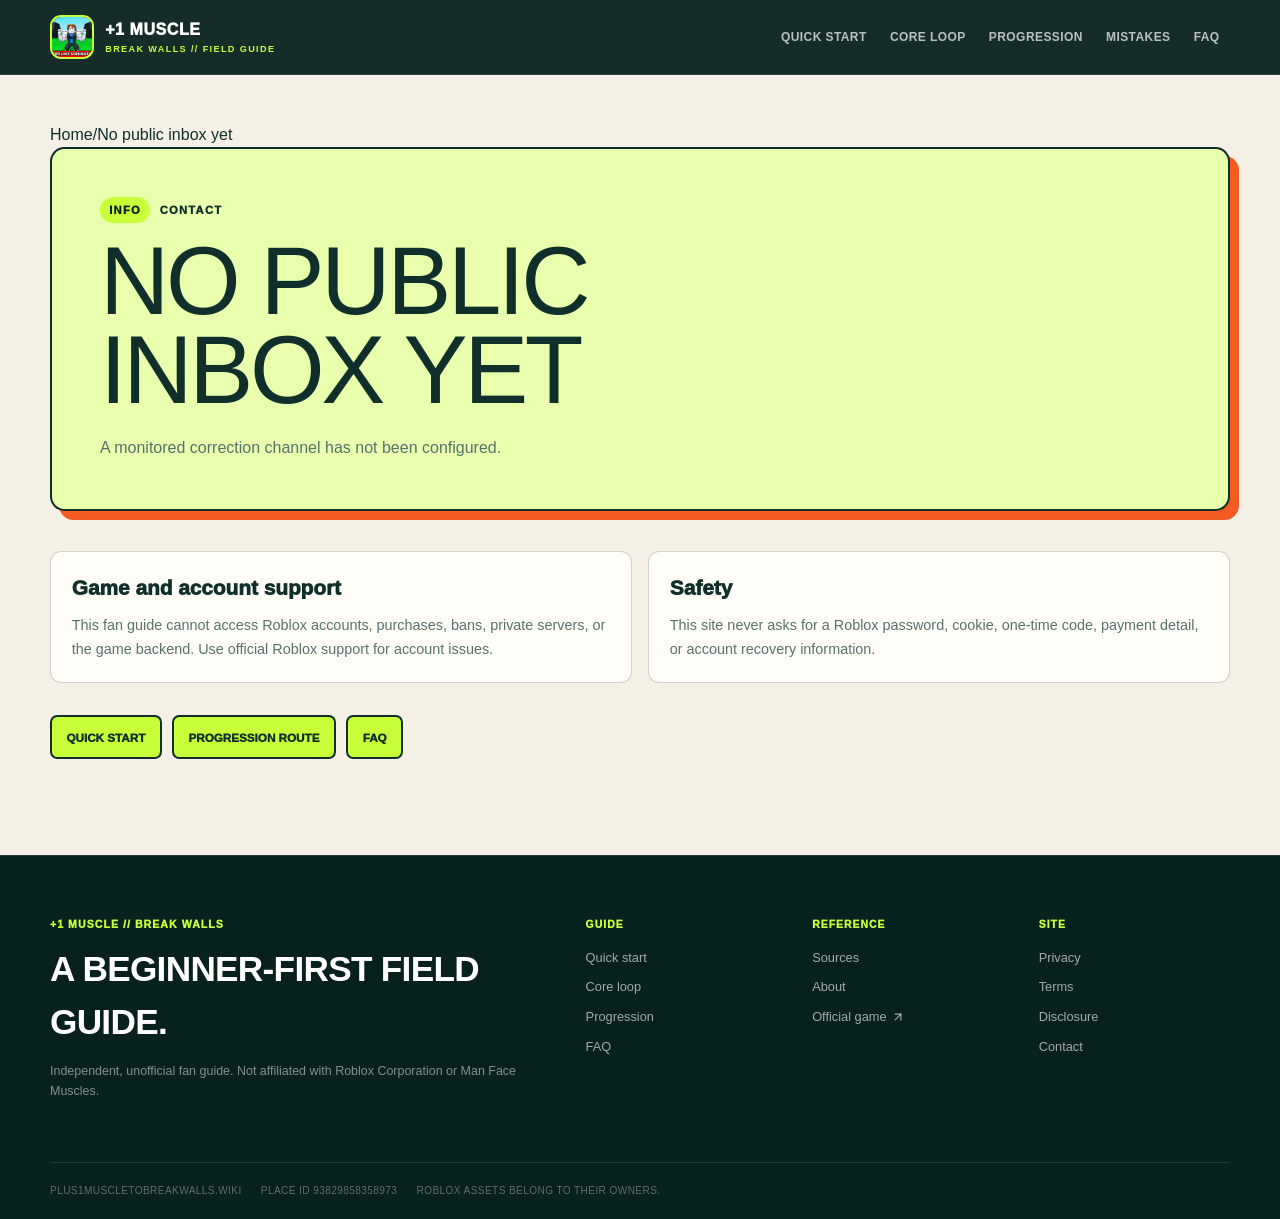
<file: contact/index.html>
<!DOCTYPE html><!--5btTzInHJg1WQpFb9KJuz--><html lang="en" data-scroll-behavior="smooth"><head><meta charSet="utf-8"/><meta name="viewport" content="width=device-width, initial-scale=1"/><link rel="stylesheet" href="/_next/static/chunks/105041db9f427576.css" data-precedence="next"/><link rel="preload" as="script" fetchPriority="low" href="/_next/static/chunks/182a3477ce1b3c5d.js"/><script src="/_next/static/chunks/e35d806a57afc55f.js" async=""></script><script src="/_next/static/chunks/8d331f1814dcf09f.js" async=""></script><script src="/_next/static/chunks/9d9122e707d1e105.js" async=""></script><script src="/_next/static/chunks/turbopack-cef11da663e21bf4.js" async=""></script><script src="/_next/static/chunks/e45ca798ae3527ac.js" async=""></script><script src="/_next/static/chunks/2dc18830242486fb.js" async=""></script><script src="/_next/static/chunks/a98b213bd061916f.js" async=""></script><meta name="theme-color" content="#102f2b"/><meta name="color-scheme" content="light"/><title>Contact | +1 Muscle to Break Walls Wiki</title><meta name="description" content="Contact and support boundaries for this independent guide."/><meta name="application-name" content="+1 Muscle to Break Walls Wiki"/><link rel="manifest" href="/manifest.webmanifest"/><meta name="keywords" content="+1 Muscle to Break Walls,+1 Muscle to Break Walls guide,+1 Muscle to Break Walls wiki,+1 Muscle to Break Walls beginner guide,+1 Muscle to Break Walls Auras,+1 Muscle to Break Walls Rebirth,Roblox wall breaking simulator"/><meta name="robots" content="index, follow"/><meta name="category" content="games"/><link rel="canonical" href="https://plus1muscletobreakwalls.wiki/contact/"/><meta property="og:title" content="Contact | +1 Muscle to Break Walls Wiki"/><meta property="og:description" content="Contact and support boundaries for this independent guide."/><meta property="og:url" content="https://plus1muscletobreakwalls.wiki/contact/"/><meta property="og:image" content="https://plus1muscletobreakwalls.wiki/og.png"/><meta property="og:image:width" content="1731"/><meta property="og:image:height" content="909"/><meta property="og:image:alt" content="+1 Muscle to Break Walls beginner field guide"/><meta name="twitter:card" content="summary_large_image"/><meta name="twitter:title" content="Contact | +1 Muscle to Break Walls Wiki"/><meta name="twitter:description" content="Contact and support boundaries for this independent guide."/><meta name="twitter:image" content="https://plus1muscletobreakwalls.wiki/og.png"/><link rel="icon" href="/images/plus1-muscle-icon.png" type="image/png" sizes="512x512"/><link rel="apple-touch-icon" href="/images/plus1-muscle-icon.png" type="image/png" sizes="512x512"/><script src="/_next/static/chunks/a6dad97d9634a72d.js" noModule=""></script></head><body><div hidden=""><!--$--><!--/$--></div><a href="#main-content" class="skip-link">Skip to content</a><header class="site-header"><div class="site-shell header-inner"><a class="brand" aria-label="+1 Muscle to Break Walls Wiki home" href="/"><img alt="" loading="lazy" width="44" height="44" decoding="async" data-nimg="1" style="color:transparent" src="/images/plus1-muscle-icon.png"/><span><strong>+1 MUSCLE</strong><small>BREAK WALLS // FIELD GUIDE</small></span></a><nav class="desktop-nav" aria-label="Primary navigation"><a href="/#quick-start">Quick Start</a><a href="/#core-loop">Core Loop</a><a href="/#progression">Progression</a><a href="/#mistakes">Mistakes</a><a href="/#faq">FAQ</a></nav><button type="button" class="menu-button" aria-expanded="false" aria-controls="mobile-navigation" aria-label="Open navigation"><svg xmlns="http://www.w3.org/2000/svg" width="24" height="24" viewBox="0 0 24 24" fill="none" stroke="currentColor" stroke-width="2" stroke-linecap="round" stroke-linejoin="round" class="lucide lucide-menu" aria-hidden="true"><path d="M4 5h16"></path><path d="M4 12h16"></path><path d="M4 19h16"></path></svg></button></div></header><div id="main-content" tabindex="-1"><main class="guide-page"><div class="site-shell"><nav class="guide-breadcrumb" aria-label="Breadcrumb"><a href="/">Home</a><span aria-hidden="true">/</span><span>No public inbox yet</span></nav><header class="guide-page-intro"><p class="eyebrow"><span>INFO</span>Contact</p><h1>No public inbox yet</h1><p>A monitored correction channel has not been configured.</p></header><div class="guide-sections"><article><h2>Game and account support</h2><p>This fan guide cannot access Roblox accounts, purchases, bans, private servers, or the game backend. Use official Roblox support for account issues.</p></article><article><h2>Safety</h2><p>This site never asks for a Roblox password, cookie, one-time code, payment detail, or account recovery information.</p></article></div><div class="guide-page-links"><a href="/#quick-start">Quick start</a><a href="/#progression">Progression route</a><a href="/#faq">FAQ</a></div></div></main><!--$--><!--/$--></div><footer class="site-footer"><div class="site-shell footer-grid"><div class="footer-brand"><p>+1 MUSCLE // BREAK WALLS</p><h2>A beginner-first field guide.</h2><span>Independent, unofficial fan guide. Not affiliated with Roblox Corporation or Man Face Muscles.</span></div><div><h3>Guide</h3><a href="/#quick-start">Quick start</a><a href="/#core-loop">Core loop</a><a href="/#progression">Progression</a><a href="/#faq">FAQ</a></div><div><h3>Reference</h3><a href="/sources/">Sources</a><a href="/about/">About</a><a href="https://www.roblox.com/games/93829858358973/1-Muscle-to-Break-Walls" target="_blank" rel="noreferrer">Official game <svg xmlns="http://www.w3.org/2000/svg" width="14" height="14" viewBox="0 0 24 24" fill="none" stroke="currentColor" stroke-width="2" stroke-linecap="round" stroke-linejoin="round" class="lucide lucide-arrow-up-right" aria-hidden="true"><path d="M7 7h10v10"></path><path d="M7 17 17 7"></path></svg></a></div><div><h3>Site</h3><a href="/privacy/">Privacy</a><a href="/terms/">Terms</a><a href="/disclosure/">Disclosure</a><a href="/contact/">Contact</a></div></div><div class="site-shell footer-bottom"><span>plus1muscletobreakwalls.wiki</span><span>Place ID <!-- -->93829858358973</span><span>Roblox assets belong to their owners.</span></div></footer><script src="/_next/static/chunks/182a3477ce1b3c5d.js" id="_R_" async=""></script><script>(self.__next_f=self.__next_f||[]).push([0])</script><script>self.__next_f.push([1,"1:\"$Sreact.fragment\"\n2:I[16278,[\"/_next/static/chunks/e45ca798ae3527ac.js\"],\"AdsterraPopunderGate\"]\n3:I[16278,[\"/_next/static/chunks/e45ca798ae3527ac.js\"],\"AdsterraSocialBarGate\"]\n4:I[16278,[\"/_next/static/chunks/e45ca798ae3527ac.js\"],\"AdsterraStickyRail\"]\n5:I[3265,[\"/_next/static/chunks/e45ca798ae3527ac.js\"],\"Navbar\"]\n6:I[72444,[\"/_next/static/chunks/2dc18830242486fb.js\",\"/_next/static/chunks/a98b213bd061916f.js\"],\"default\"]\n7:I[76344,[\"/_next/static/chunks/2dc18830242486fb.js\",\"/_next/static/chunks/a98b213bd061916f.js\"],\"default\"]\n8:I[16278,[\"/_next/static/chunks/e45ca798ae3527ac.js\"],\"AdsterraGlobalFallback\"]\n9:I[84102,[\"/_next/static/chunks/e45ca798ae3527ac.js\"],\"\"]\n11:I[91293,[\"/_next/static/chunks/2dc18830242486fb.js\",\"/_next/static/chunks/a98b213bd061916f.js\"],\"default\"]\n:HL[\"/_next/static/chunks/105041db9f427576.css\",\"style\"]\n"])</script><script>self.__next_f.push([1,"0:{\"P\":null,\"b\":\"5btTzInHJg1WQpFb9KJuz\",\"c\":[\"\",\"contact\",\"\"],\"q\":\"\",\"i\":false,\"f\":[[[\"\",{\"children\":[\"contact\",{\"children\":[\"__PAGE__\",{}]}]},\"$undefined\",\"$undefined\",true],[[\"$\",\"$1\",\"c\",{\"children\":[[[\"$\",\"link\",\"0\",{\"rel\":\"stylesheet\",\"href\":\"/_next/static/chunks/105041db9f427576.css\",\"precedence\":\"next\",\"crossOrigin\":\"$undefined\",\"nonce\":\"$undefined\"}],[\"$\",\"script\",\"script-0\",{\"src\":\"/_next/static/chunks/e45ca798ae3527ac.js\",\"async\":true,\"nonce\":\"$undefined\"}]],[\"$\",\"html\",null,{\"lang\":\"en\",\"data-scroll-behavior\":\"smooth\",\"children\":[\"$\",\"body\",null,{\"children\":[[\"$\",\"$L2\",null,{}],[\"$\",\"$L3\",null,{}],[\"$\",\"$L4\",null,{}],[\"$\",\"a\",null,{\"href\":\"#main-content\",\"className\":\"skip-link\",\"children\":\"Skip to content\"}],null,[\"$\",\"$L5\",null,{}],[\"$\",\"div\",null,{\"id\":\"main-content\",\"tabIndex\":-1,\"children\":[\"$\",\"$L6\",null,{\"parallelRouterKey\":\"children\",\"error\":\"$undefined\",\"errorStyles\":\"$undefined\",\"errorScripts\":\"$undefined\",\"template\":[\"$\",\"$L7\",null,{}],\"templateStyles\":\"$undefined\",\"templateScripts\":\"$undefined\",\"notFound\":[[[\"$\",\"title\",null,{\"children\":\"404: This page could not be found.\"}],[\"$\",\"div\",null,{\"style\":{\"fontFamily\":\"system-ui,\\\"Segoe UI\\\",Roboto,Helvetica,Arial,sans-serif,\\\"Apple Color Emoji\\\",\\\"Segoe UI Emoji\\\"\",\"height\":\"100vh\",\"textAlign\":\"center\",\"display\":\"flex\",\"flexDirection\":\"column\",\"alignItems\":\"center\",\"justifyContent\":\"center\"},\"children\":[\"$\",\"div\",null,{\"children\":[[\"$\",\"style\",null,{\"dangerouslySetInnerHTML\":{\"__html\":\"body{color:#000;background:#fff;margin:0}.next-error-h1{border-right:1px solid rgba(0,0,0,.3)}@media (prefers-color-scheme:dark){body{color:#fff;background:#000}.next-error-h1{border-right:1px solid rgba(255,255,255,.3)}}\"}}],[\"$\",\"h1\",null,{\"className\":\"next-error-h1\",\"style\":{\"display\":\"inline-block\",\"margin\":\"0 20px 0 0\",\"padding\":\"0 23px 0 0\",\"fontSize\":24,\"fontWeight\":500,\"verticalAlign\":\"top\",\"lineHeight\":\"49px\"},\"children\":404}],[\"$\",\"div\",null,{\"style\":{\"display\":\"inline-block\"},\"children\":[\"$\",\"h2\",null,{\"style\":{\"fontSize\":14,\"fontWeight\":400,\"lineHeight\":\"49px\",\"margin\":0},\"children\":\"This page could not be found.\"}]}]]}]}]],[]],\"forbidden\":\"$undefined\",\"unauthorized\":\"$undefined\"}]}],[\"$\",\"$L8\",null,{}],[\"$\",\"footer\",null,{\"className\":\"site-footer\",\"children\":[[\"$\",\"div\",null,{\"className\":\"site-shell footer-grid\",\"children\":[[\"$\",\"div\",null,{\"className\":\"footer-brand\",\"children\":[[\"$\",\"p\",null,{\"children\":\"+1 MUSCLE // BREAK WALLS\"}],[\"$\",\"h2\",null,{\"children\":\"A beginner-first field guide.\"}],[\"$\",\"span\",null,{\"children\":\"Independent, unofficial fan guide. Not affiliated with Roblox Corporation or Man Face Muscles.\"}]]}],[\"$\",\"div\",null,{\"children\":[[\"$\",\"h3\",null,{\"children\":\"Guide\"}],[\"$\",\"$L9\",null,{\"href\":\"/#quick-start\",\"children\":\"Quick start\"}],[\"$\",\"$L9\",null,{\"href\":\"/#core-loop\",\"children\":\"Core loop\"}],[\"$\",\"$L9\",null,{\"href\":\"/#progression\",\"children\":\"Progression\"}],[\"$\",\"$L9\",null,{\"href\":\"/#faq\",\"children\":\"FAQ\"}]]}],[\"$\",\"div\",null,{\"children\":[[\"$\",\"h3\",null,{\"children\":\"Reference\"}],[\"$\",\"$L9\",null,{\"href\":\"/sources/\",\"children\":\"Sources\"}],[\"$\",\"$L9\",null,{\"href\":\"/about/\",\"children\":\"About\"}],[\"$\",\"a\",null,{\"href\":\"https://www.roblox.com/games/93829858358973/1-Muscle-to-Break-Walls\",\"target\":\"_blank\",\"rel\":\"noreferrer\",\"children\":[\"Official game \",[\"$\",\"svg\",null,{\"ref\":\"$undefined\",\"xmlns\":\"http://www.w3.org/2000/svg\",\"width\":14,\"height\":14,\"viewBox\":\"0 0 24 24\",\"fill\":\"none\",\"stroke\":\"currentColor\",\"strokeWidth\":2,\"strokeLinecap\":\"round\",\"strokeLinejoin\":\"round\",\"className\":\"lucide lucide-arrow-up-right\",\"aria-hidden\":\"true\",\"children\":[[\"$\",\"path\",\"1tivn9\",{\"d\":\"M7 7h10v10\"}],[\"$\",\"path\",\"1vkiza\",{\"d\":\"M7 17 17 7\"}],\"$undefined\"]}]]}]]}],[\"$\",\"div\",null,{\"children\":[[\"$\",\"h3\",null,{\"children\":\"Site\"}],[\"$\",\"$L9\",null,{\"href\":\"/privacy/\",\"children\":\"Privacy\"}],[\"$\",\"$L9\",null,{\"href\":\"/terms/\",\"children\":\"Terms\"}],[\"$\",\"$L9\",null,{\"href\":\"/disclosure/\",\"children\":\"Disclosure\"}],[\"$\",\"$L9\",null,{\"href\":\"/contact/\",\"children\":\"Contact\"}]]}]]}],[\"$\",\"div\",null,{\"className\":\"site-shell footer-bottom\",\"children\":[[\"$\",\"span\",null,{\"children\":\"plus1muscletobreakwalls.wiki\"}],[\"$\",\"span\",null,{\"children\":[\"Place ID \",\"93829858358973\"]}],[\"$\",\"span\",null,{\"children\":\"Roblox assets belong to their owners.\"}]]}]]}]]}]}]]}],{\"children\":[[\"$\",\"$1\",\"c\",{\"children\":[null,[\"$\",\"$L6\",null,{\"parallelRouterKey\":\"children\",\"error\":\"$undefined\",\"errorStyles\":\"$undefined\",\"errorScripts\":\"$undefined\",\"template\":[\"$\",\"$L7\",null,{}],\"templateStyles\":\"$undefined\",\"templateScripts\":\"$undefined\",\"notFound\":\"$undefined\",\"forbidden\":\"$undefined\",\"unauthorized\":\"$undefined\"}]]}],{\"children\":[[\"$\",\"$1\",\"c\",{\"children\":[[\"$\",\"main\",null,{\"className\":\"guide-page\",\"children\":[\"$\",\"div\",null,{\"className\":\"site-shell\",\"children\":[[\"$\",\"nav\",null,{\"className\":\"guide-breadcrumb\",\"aria-label\":\"Breadcrumb\",\"children\":[[\"$\",\"$L9\",null,{\"href\":\"/\",\"children\":\"Home\"}],[\"$\",\"span\",null,{\"aria-hidden\":\"true\",\"children\":\"/\"}],[\"$\",\"span\",null,{\"children\":\"No public inbox yet\"}]]}],[\"$\",\"header\",null,{\"className\":\"guide-page-intro\",\"children\":[[\"$\",\"p\",null,{\"className\":\"eyebrow\",\"children\":[\"$La\",\"Contact\"]}],\"$Lb\",\"$Lc\"]}],\"$Ld\",\"$Le\"]}]}],null,\"$Lf\"]}],{},null,false,false]},null,false,false]},null,false,false],\"$L10\",false]],\"m\":\"$undefined\",\"G\":[\"$11\",[]],\"S\":true}\n"])</script><script>self.__next_f.push([1,"12:I[16893,[\"/_next/static/chunks/2dc18830242486fb.js\",\"/_next/static/chunks/a98b213bd061916f.js\"],\"OutletBoundary\"]\n13:\"$Sreact.suspense\"\n15:I[16893,[\"/_next/static/chunks/2dc18830242486fb.js\",\"/_next/static/chunks/a98b213bd061916f.js\"],\"ViewportBoundary\"]\n17:I[16893,[\"/_next/static/chunks/2dc18830242486fb.js\",\"/_next/static/chunks/a98b213bd061916f.js\"],\"MetadataBoundary\"]\na:[\"$\",\"span\",null,{\"children\":\"INFO\"}]\nb:[\"$\",\"h1\",null,{\"children\":\"No public inbox yet\"}]\nc:[\"$\",\"p\",null,{\"children\":\"A monitored correction channel has not been configured.\"}]\nd:[\"$\",\"div\",null,{\"className\":\"guide-sections\",\"children\":[[\"$\",\"article\",\"Game and account support\",{\"children\":[[\"$\",\"h2\",null,{\"children\":\"Game and account support\"}],[\"$\",\"p\",null,{\"children\":\"This fan guide cannot access Roblox accounts, purchases, bans, private servers, or the game backend. Use official Roblox support for account issues.\"}],null]}],[\"$\",\"article\",\"Safety\",{\"children\":[[\"$\",\"h2\",null,{\"children\":\"Safety\"}],[\"$\",\"p\",null,{\"children\":\"This site never asks for a Roblox password, cookie, one-time code, payment detail, or account recovery information.\"}],null]}]]}]\ne:[\"$\",\"div\",null,{\"className\":\"guide-page-links\",\"children\":[[\"$\",\"$L9\",null,{\"href\":\"/#quick-start\",\"children\":\"Quick start\"}],[\"$\",\"$L9\",null,{\"href\":\"/#progression\",\"children\":\"Progression route\"}],[\"$\",\"$L9\",null,{\"href\":\"/#faq\",\"children\":\"FAQ\"}]]}]\nf:[\"$\",\"$L12\",null,{\"children\":[\"$\",\"$13\",null,{\"name\":\"Next.MetadataOutlet\",\"children\":\"$@14\"}]}]\n10:[\"$\",\"$1\",\"h\",{\"children\":[null,[\"$\",\"$L15\",null,{\"children\":\"$L16\"}],[\"$\",\"div\",null,{\"hidden\":true,\"children\":[\"$\",\"$L17\",null,{\"children\":[\"$\",\"$13\",null,{\"name\":\"Next.Metadata\",\"children\":\"$L18\"}]}]}],null]}]\n"])</script><script>self.__next_f.push([1,"16:[[\"$\",\"meta\",\"0\",{\"charSet\":\"utf-8\"}],[\"$\",\"meta\",\"1\",{\"name\":\"viewport\",\"content\":\"width=device-width, initial-scale=1\"}],[\"$\",\"meta\",\"2\",{\"name\":\"theme-color\",\"content\":\"#102f2b\"}],[\"$\",\"meta\",\"3\",{\"name\":\"color-scheme\",\"content\":\"light\"}]]\n"])</script><script>self.__next_f.push([1,"19:I[34333,[\"/_next/static/chunks/2dc18830242486fb.js\",\"/_next/static/chunks/a98b213bd061916f.js\"],\"IconMark\"]\n14:null\n"])</script><script>self.__next_f.push([1,"18:[[\"$\",\"title\",\"0\",{\"children\":\"Contact | +1 Muscle to Break Walls Wiki\"}],[\"$\",\"meta\",\"1\",{\"name\":\"description\",\"content\":\"Contact and support boundaries for this independent guide.\"}],[\"$\",\"meta\",\"2\",{\"name\":\"application-name\",\"content\":\"+1 Muscle to Break Walls Wiki\"}],[\"$\",\"link\",\"3\",{\"rel\":\"manifest\",\"href\":\"/manifest.webmanifest\",\"crossOrigin\":\"$undefined\"}],[\"$\",\"meta\",\"4\",{\"name\":\"keywords\",\"content\":\"+1 Muscle to Break Walls,+1 Muscle to Break Walls guide,+1 Muscle to Break Walls wiki,+1 Muscle to Break Walls beginner guide,+1 Muscle to Break Walls Auras,+1 Muscle to Break Walls Rebirth,Roblox wall breaking simulator\"}],[\"$\",\"meta\",\"5\",{\"name\":\"robots\",\"content\":\"index, follow\"}],[\"$\",\"meta\",\"6\",{\"name\":\"category\",\"content\":\"games\"}],[\"$\",\"link\",\"7\",{\"rel\":\"canonical\",\"href\":\"https://plus1muscletobreakwalls.wiki/contact/\"}],[\"$\",\"meta\",\"8\",{\"property\":\"og:title\",\"content\":\"Contact | +1 Muscle to Break Walls Wiki\"}],[\"$\",\"meta\",\"9\",{\"property\":\"og:description\",\"content\":\"Contact and support boundaries for this independent guide.\"}],[\"$\",\"meta\",\"10\",{\"property\":\"og:url\",\"content\":\"https://plus1muscletobreakwalls.wiki/contact/\"}],[\"$\",\"meta\",\"11\",{\"property\":\"og:image\",\"content\":\"https://plus1muscletobreakwalls.wiki/og.png\"}],[\"$\",\"meta\",\"12\",{\"property\":\"og:image:width\",\"content\":\"1731\"}],[\"$\",\"meta\",\"13\",{\"property\":\"og:image:height\",\"content\":\"909\"}],[\"$\",\"meta\",\"14\",{\"property\":\"og:image:alt\",\"content\":\"+1 Muscle to Break Walls beginner field guide\"}],[\"$\",\"meta\",\"15\",{\"name\":\"twitter:card\",\"content\":\"summary_large_image\"}],[\"$\",\"meta\",\"16\",{\"name\":\"twitter:title\",\"content\":\"Contact | +1 Muscle to Break Walls Wiki\"}],[\"$\",\"meta\",\"17\",{\"name\":\"twitter:description\",\"content\":\"Contact and support boundaries for this independent guide.\"}],[\"$\",\"meta\",\"18\",{\"name\":\"twitter:image\",\"content\":\"https://plus1muscletobreakwalls.wiki/og.png\"}],[\"$\",\"link\",\"19\",{\"rel\":\"icon\",\"href\":\"/images/plus1-muscle-icon.png\",\"type\":\"image/png\",\"sizes\":\"512x512\"}],[\"$\",\"link\",\"20\",{\"rel\":\"apple-touch-icon\",\"href\":\"/images/plus1-muscle-icon.png\",\"type\":\"image/png\",\"sizes\":\"512x512\"}],[\"$\",\"$L19\",\"21\",{}]]\n"])</script></body></html>
</file>
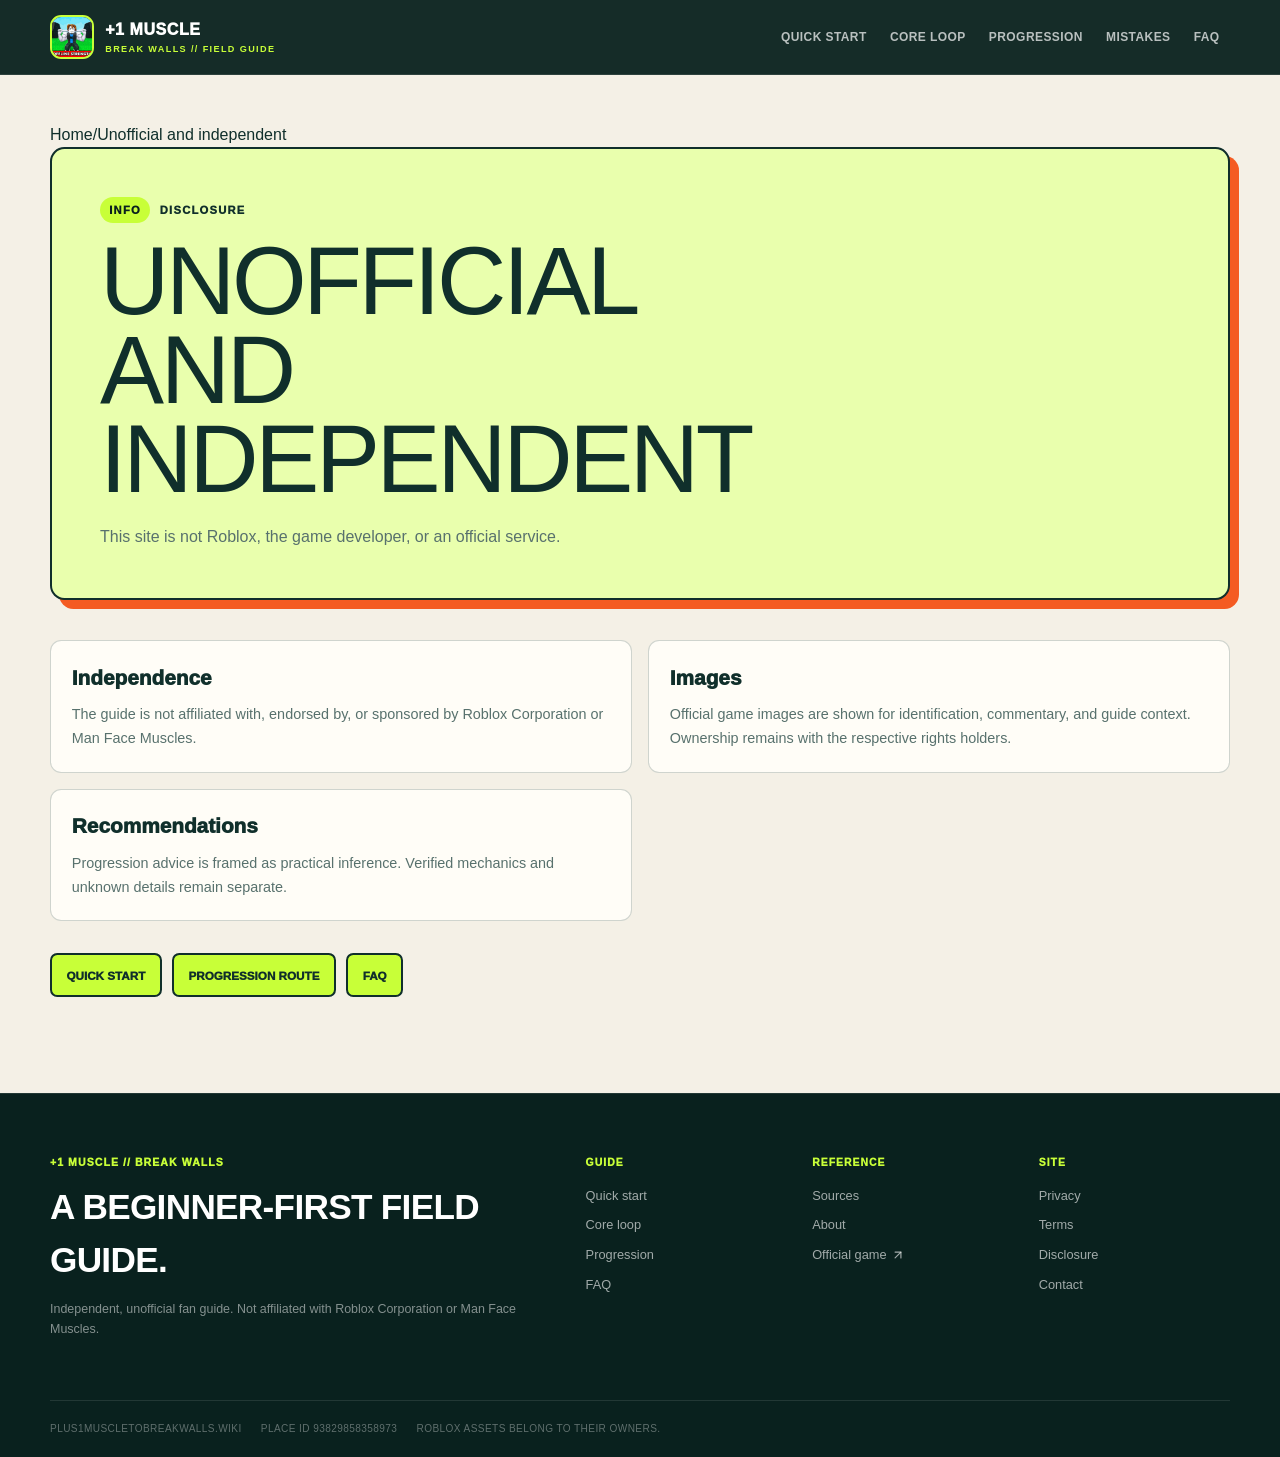
<file: disclosure/index.html>
<!DOCTYPE html><!--5btTzInHJg1WQpFb9KJuz--><html lang="en" data-scroll-behavior="smooth"><head><meta charSet="utf-8"/><meta name="viewport" content="width=device-width, initial-scale=1"/><link rel="stylesheet" href="/_next/static/chunks/105041db9f427576.css" data-precedence="next"/><link rel="preload" as="script" fetchPriority="low" href="/_next/static/chunks/182a3477ce1b3c5d.js"/><script src="/_next/static/chunks/e35d806a57afc55f.js" async=""></script><script src="/_next/static/chunks/8d331f1814dcf09f.js" async=""></script><script src="/_next/static/chunks/9d9122e707d1e105.js" async=""></script><script src="/_next/static/chunks/turbopack-cef11da663e21bf4.js" async=""></script><script src="/_next/static/chunks/e45ca798ae3527ac.js" async=""></script><script src="/_next/static/chunks/2dc18830242486fb.js" async=""></script><script src="/_next/static/chunks/a98b213bd061916f.js" async=""></script><meta name="theme-color" content="#102f2b"/><meta name="color-scheme" content="light"/><title>Disclosure | +1 Muscle to Break Walls Wiki</title><meta name="description" content="Independence and content disclosure for this fan guide."/><meta name="application-name" content="+1 Muscle to Break Walls Wiki"/><link rel="manifest" href="/manifest.webmanifest"/><meta name="keywords" content="+1 Muscle to Break Walls,+1 Muscle to Break Walls guide,+1 Muscle to Break Walls wiki,+1 Muscle to Break Walls beginner guide,+1 Muscle to Break Walls Auras,+1 Muscle to Break Walls Rebirth,Roblox wall breaking simulator"/><meta name="robots" content="index, follow"/><meta name="category" content="games"/><link rel="canonical" href="https://plus1muscletobreakwalls.wiki/disclosure/"/><meta property="og:title" content="Disclosure | +1 Muscle to Break Walls Wiki"/><meta property="og:description" content="Independence and content disclosure for this fan guide."/><meta property="og:url" content="https://plus1muscletobreakwalls.wiki/disclosure/"/><meta property="og:image" content="https://plus1muscletobreakwalls.wiki/og.png"/><meta property="og:image:width" content="1731"/><meta property="og:image:height" content="909"/><meta property="og:image:alt" content="+1 Muscle to Break Walls beginner field guide"/><meta name="twitter:card" content="summary_large_image"/><meta name="twitter:title" content="Disclosure | +1 Muscle to Break Walls Wiki"/><meta name="twitter:description" content="Independence and content disclosure for this fan guide."/><meta name="twitter:image" content="https://plus1muscletobreakwalls.wiki/og.png"/><link rel="icon" href="/images/plus1-muscle-icon.png" type="image/png" sizes="512x512"/><link rel="apple-touch-icon" href="/images/plus1-muscle-icon.png" type="image/png" sizes="512x512"/><script src="/_next/static/chunks/a6dad97d9634a72d.js" noModule=""></script></head><body><div hidden=""><!--$--><!--/$--></div><a href="#main-content" class="skip-link">Skip to content</a><header class="site-header"><div class="site-shell header-inner"><a class="brand" aria-label="+1 Muscle to Break Walls Wiki home" href="/"><img alt="" loading="lazy" width="44" height="44" decoding="async" data-nimg="1" style="color:transparent" src="/images/plus1-muscle-icon.png"/><span><strong>+1 MUSCLE</strong><small>BREAK WALLS // FIELD GUIDE</small></span></a><nav class="desktop-nav" aria-label="Primary navigation"><a href="/#quick-start">Quick Start</a><a href="/#core-loop">Core Loop</a><a href="/#progression">Progression</a><a href="/#mistakes">Mistakes</a><a href="/#faq">FAQ</a></nav><button type="button" class="menu-button" aria-expanded="false" aria-controls="mobile-navigation" aria-label="Open navigation"><svg xmlns="http://www.w3.org/2000/svg" width="24" height="24" viewBox="0 0 24 24" fill="none" stroke="currentColor" stroke-width="2" stroke-linecap="round" stroke-linejoin="round" class="lucide lucide-menu" aria-hidden="true"><path d="M4 5h16"></path><path d="M4 12h16"></path><path d="M4 19h16"></path></svg></button></div></header><div id="main-content" tabindex="-1"><main class="guide-page"><div class="site-shell"><nav class="guide-breadcrumb" aria-label="Breadcrumb"><a href="/">Home</a><span aria-hidden="true">/</span><span>Unofficial and independent</span></nav><header class="guide-page-intro"><p class="eyebrow"><span>INFO</span>Disclosure</p><h1>Unofficial and independent</h1><p>This site is not Roblox, the game developer, or an official service.</p></header><div class="guide-sections"><article><h2>Independence</h2><p>The guide is not affiliated with, endorsed by, or sponsored by Roblox Corporation or Man Face Muscles.</p></article><article><h2>Images</h2><p>Official game images are shown for identification, commentary, and guide context. Ownership remains with the respective rights holders.</p></article><article><h2>Recommendations</h2><p>Progression advice is framed as practical inference. Verified mechanics and unknown details remain separate.</p></article></div><div class="guide-page-links"><a href="/#quick-start">Quick start</a><a href="/#progression">Progression route</a><a href="/#faq">FAQ</a></div></div></main><!--$--><!--/$--></div><footer class="site-footer"><div class="site-shell footer-grid"><div class="footer-brand"><p>+1 MUSCLE // BREAK WALLS</p><h2>A beginner-first field guide.</h2><span>Independent, unofficial fan guide. Not affiliated with Roblox Corporation or Man Face Muscles.</span></div><div><h3>Guide</h3><a href="/#quick-start">Quick start</a><a href="/#core-loop">Core loop</a><a href="/#progression">Progression</a><a href="/#faq">FAQ</a></div><div><h3>Reference</h3><a href="/sources/">Sources</a><a href="/about/">About</a><a href="https://www.roblox.com/games/93829858358973/1-Muscle-to-Break-Walls" target="_blank" rel="noreferrer">Official game <svg xmlns="http://www.w3.org/2000/svg" width="14" height="14" viewBox="0 0 24 24" fill="none" stroke="currentColor" stroke-width="2" stroke-linecap="round" stroke-linejoin="round" class="lucide lucide-arrow-up-right" aria-hidden="true"><path d="M7 7h10v10"></path><path d="M7 17 17 7"></path></svg></a></div><div><h3>Site</h3><a href="/privacy/">Privacy</a><a href="/terms/">Terms</a><a href="/disclosure/">Disclosure</a><a href="/contact/">Contact</a></div></div><div class="site-shell footer-bottom"><span>plus1muscletobreakwalls.wiki</span><span>Place ID <!-- -->93829858358973</span><span>Roblox assets belong to their owners.</span></div></footer><script src="/_next/static/chunks/182a3477ce1b3c5d.js" id="_R_" async=""></script><script>(self.__next_f=self.__next_f||[]).push([0])</script><script>self.__next_f.push([1,"1:\"$Sreact.fragment\"\n2:I[16278,[\"/_next/static/chunks/e45ca798ae3527ac.js\"],\"AdsterraPopunderGate\"]\n3:I[16278,[\"/_next/static/chunks/e45ca798ae3527ac.js\"],\"AdsterraSocialBarGate\"]\n4:I[16278,[\"/_next/static/chunks/e45ca798ae3527ac.js\"],\"AdsterraStickyRail\"]\n5:I[3265,[\"/_next/static/chunks/e45ca798ae3527ac.js\"],\"Navbar\"]\n6:I[72444,[\"/_next/static/chunks/2dc18830242486fb.js\",\"/_next/static/chunks/a98b213bd061916f.js\"],\"default\"]\n7:I[76344,[\"/_next/static/chunks/2dc18830242486fb.js\",\"/_next/static/chunks/a98b213bd061916f.js\"],\"default\"]\n8:I[16278,[\"/_next/static/chunks/e45ca798ae3527ac.js\"],\"AdsterraGlobalFallback\"]\n9:I[84102,[\"/_next/static/chunks/e45ca798ae3527ac.js\"],\"\"]\n11:I[91293,[\"/_next/static/chunks/2dc18830242486fb.js\",\"/_next/static/chunks/a98b213bd061916f.js\"],\"default\"]\n:HL[\"/_next/static/chunks/105041db9f427576.css\",\"style\"]\n"])</script><script>self.__next_f.push([1,"0:{\"P\":null,\"b\":\"5btTzInHJg1WQpFb9KJuz\",\"c\":[\"\",\"disclosure\",\"\"],\"q\":\"\",\"i\":false,\"f\":[[[\"\",{\"children\":[\"disclosure\",{\"children\":[\"__PAGE__\",{}]}]},\"$undefined\",\"$undefined\",true],[[\"$\",\"$1\",\"c\",{\"children\":[[[\"$\",\"link\",\"0\",{\"rel\":\"stylesheet\",\"href\":\"/_next/static/chunks/105041db9f427576.css\",\"precedence\":\"next\",\"crossOrigin\":\"$undefined\",\"nonce\":\"$undefined\"}],[\"$\",\"script\",\"script-0\",{\"src\":\"/_next/static/chunks/e45ca798ae3527ac.js\",\"async\":true,\"nonce\":\"$undefined\"}]],[\"$\",\"html\",null,{\"lang\":\"en\",\"data-scroll-behavior\":\"smooth\",\"children\":[\"$\",\"body\",null,{\"children\":[[\"$\",\"$L2\",null,{}],[\"$\",\"$L3\",null,{}],[\"$\",\"$L4\",null,{}],[\"$\",\"a\",null,{\"href\":\"#main-content\",\"className\":\"skip-link\",\"children\":\"Skip to content\"}],null,[\"$\",\"$L5\",null,{}],[\"$\",\"div\",null,{\"id\":\"main-content\",\"tabIndex\":-1,\"children\":[\"$\",\"$L6\",null,{\"parallelRouterKey\":\"children\",\"error\":\"$undefined\",\"errorStyles\":\"$undefined\",\"errorScripts\":\"$undefined\",\"template\":[\"$\",\"$L7\",null,{}],\"templateStyles\":\"$undefined\",\"templateScripts\":\"$undefined\",\"notFound\":[[[\"$\",\"title\",null,{\"children\":\"404: This page could not be found.\"}],[\"$\",\"div\",null,{\"style\":{\"fontFamily\":\"system-ui,\\\"Segoe UI\\\",Roboto,Helvetica,Arial,sans-serif,\\\"Apple Color Emoji\\\",\\\"Segoe UI Emoji\\\"\",\"height\":\"100vh\",\"textAlign\":\"center\",\"display\":\"flex\",\"flexDirection\":\"column\",\"alignItems\":\"center\",\"justifyContent\":\"center\"},\"children\":[\"$\",\"div\",null,{\"children\":[[\"$\",\"style\",null,{\"dangerouslySetInnerHTML\":{\"__html\":\"body{color:#000;background:#fff;margin:0}.next-error-h1{border-right:1px solid rgba(0,0,0,.3)}@media (prefers-color-scheme:dark){body{color:#fff;background:#000}.next-error-h1{border-right:1px solid rgba(255,255,255,.3)}}\"}}],[\"$\",\"h1\",null,{\"className\":\"next-error-h1\",\"style\":{\"display\":\"inline-block\",\"margin\":\"0 20px 0 0\",\"padding\":\"0 23px 0 0\",\"fontSize\":24,\"fontWeight\":500,\"verticalAlign\":\"top\",\"lineHeight\":\"49px\"},\"children\":404}],[\"$\",\"div\",null,{\"style\":{\"display\":\"inline-block\"},\"children\":[\"$\",\"h2\",null,{\"style\":{\"fontSize\":14,\"fontWeight\":400,\"lineHeight\":\"49px\",\"margin\":0},\"children\":\"This page could not be found.\"}]}]]}]}]],[]],\"forbidden\":\"$undefined\",\"unauthorized\":\"$undefined\"}]}],[\"$\",\"$L8\",null,{}],[\"$\",\"footer\",null,{\"className\":\"site-footer\",\"children\":[[\"$\",\"div\",null,{\"className\":\"site-shell footer-grid\",\"children\":[[\"$\",\"div\",null,{\"className\":\"footer-brand\",\"children\":[[\"$\",\"p\",null,{\"children\":\"+1 MUSCLE // BREAK WALLS\"}],[\"$\",\"h2\",null,{\"children\":\"A beginner-first field guide.\"}],[\"$\",\"span\",null,{\"children\":\"Independent, unofficial fan guide. Not affiliated with Roblox Corporation or Man Face Muscles.\"}]]}],[\"$\",\"div\",null,{\"children\":[[\"$\",\"h3\",null,{\"children\":\"Guide\"}],[\"$\",\"$L9\",null,{\"href\":\"/#quick-start\",\"children\":\"Quick start\"}],[\"$\",\"$L9\",null,{\"href\":\"/#core-loop\",\"children\":\"Core loop\"}],[\"$\",\"$L9\",null,{\"href\":\"/#progression\",\"children\":\"Progression\"}],[\"$\",\"$L9\",null,{\"href\":\"/#faq\",\"children\":\"FAQ\"}]]}],[\"$\",\"div\",null,{\"children\":[[\"$\",\"h3\",null,{\"children\":\"Reference\"}],[\"$\",\"$L9\",null,{\"href\":\"/sources/\",\"children\":\"Sources\"}],[\"$\",\"$L9\",null,{\"href\":\"/about/\",\"children\":\"About\"}],[\"$\",\"a\",null,{\"href\":\"https://www.roblox.com/games/93829858358973/1-Muscle-to-Break-Walls\",\"target\":\"_blank\",\"rel\":\"noreferrer\",\"children\":[\"Official game \",[\"$\",\"svg\",null,{\"ref\":\"$undefined\",\"xmlns\":\"http://www.w3.org/2000/svg\",\"width\":14,\"height\":14,\"viewBox\":\"0 0 24 24\",\"fill\":\"none\",\"stroke\":\"currentColor\",\"strokeWidth\":2,\"strokeLinecap\":\"round\",\"strokeLinejoin\":\"round\",\"className\":\"lucide lucide-arrow-up-right\",\"aria-hidden\":\"true\",\"children\":[[\"$\",\"path\",\"1tivn9\",{\"d\":\"M7 7h10v10\"}],[\"$\",\"path\",\"1vkiza\",{\"d\":\"M7 17 17 7\"}],\"$undefined\"]}]]}]]}],[\"$\",\"div\",null,{\"children\":[[\"$\",\"h3\",null,{\"children\":\"Site\"}],[\"$\",\"$L9\",null,{\"href\":\"/privacy/\",\"children\":\"Privacy\"}],[\"$\",\"$L9\",null,{\"href\":\"/terms/\",\"children\":\"Terms\"}],[\"$\",\"$L9\",null,{\"href\":\"/disclosure/\",\"children\":\"Disclosure\"}],[\"$\",\"$L9\",null,{\"href\":\"/contact/\",\"children\":\"Contact\"}]]}]]}],[\"$\",\"div\",null,{\"className\":\"site-shell footer-bottom\",\"children\":[[\"$\",\"span\",null,{\"children\":\"plus1muscletobreakwalls.wiki\"}],[\"$\",\"span\",null,{\"children\":[\"Place ID \",\"93829858358973\"]}],[\"$\",\"span\",null,{\"children\":\"Roblox assets belong to their owners.\"}]]}]]}]]}]}]]}],{\"children\":[[\"$\",\"$1\",\"c\",{\"children\":[null,[\"$\",\"$L6\",null,{\"parallelRouterKey\":\"children\",\"error\":\"$undefined\",\"errorStyles\":\"$undefined\",\"errorScripts\":\"$undefined\",\"template\":[\"$\",\"$L7\",null,{}],\"templateStyles\":\"$undefined\",\"templateScripts\":\"$undefined\",\"notFound\":\"$undefined\",\"forbidden\":\"$undefined\",\"unauthorized\":\"$undefined\"}]]}],{\"children\":[[\"$\",\"$1\",\"c\",{\"children\":[[\"$\",\"main\",null,{\"className\":\"guide-page\",\"children\":[\"$\",\"div\",null,{\"className\":\"site-shell\",\"children\":[[\"$\",\"nav\",null,{\"className\":\"guide-breadcrumb\",\"aria-label\":\"Breadcrumb\",\"children\":[[\"$\",\"$L9\",null,{\"href\":\"/\",\"children\":\"Home\"}],[\"$\",\"span\",null,{\"aria-hidden\":\"true\",\"children\":\"/\"}],[\"$\",\"span\",null,{\"children\":\"Unofficial and independent\"}]]}],[\"$\",\"header\",null,{\"className\":\"guide-page-intro\",\"children\":[[\"$\",\"p\",null,{\"className\":\"eyebrow\",\"children\":[\"$La\",\"Disclosure\"]}],\"$Lb\",\"$Lc\"]}],\"$Ld\",\"$Le\"]}]}],null,\"$Lf\"]}],{},null,false,false]},null,false,false]},null,false,false],\"$L10\",false]],\"m\":\"$undefined\",\"G\":[\"$11\",[]],\"S\":true}\n"])</script><script>self.__next_f.push([1,"12:I[16893,[\"/_next/static/chunks/2dc18830242486fb.js\",\"/_next/static/chunks/a98b213bd061916f.js\"],\"OutletBoundary\"]\n13:\"$Sreact.suspense\"\n15:I[16893,[\"/_next/static/chunks/2dc18830242486fb.js\",\"/_next/static/chunks/a98b213bd061916f.js\"],\"ViewportBoundary\"]\n17:I[16893,[\"/_next/static/chunks/2dc18830242486fb.js\",\"/_next/static/chunks/a98b213bd061916f.js\"],\"MetadataBoundary\"]\na:[\"$\",\"span\",null,{\"children\":\"INFO\"}]\nb:[\"$\",\"h1\",null,{\"children\":\"Unofficial and independent\"}]\nc:[\"$\",\"p\",null,{\"children\":\"This site is not Roblox, the game developer, or an official service.\"}]\nd:[\"$\",\"div\",null,{\"className\":\"guide-sections\",\"children\":[[\"$\",\"article\",\"Independence\",{\"children\":[[\"$\",\"h2\",null,{\"children\":\"Independence\"}],[\"$\",\"p\",null,{\"children\":\"The guide is not affiliated with, endorsed by, or sponsored by Roblox Corporation or Man Face Muscles.\"}],null]}],[\"$\",\"article\",\"Images\",{\"children\":[[\"$\",\"h2\",null,{\"children\":\"Images\"}],[\"$\",\"p\",null,{\"children\":\"Official game images are shown for identification, commentary, and guide context. Ownership remains with the respective rights holders.\"}],null]}],[\"$\",\"article\",\"Recommendations\",{\"children\":[[\"$\",\"h2\",null,{\"children\":\"Recommendations\"}],[\"$\",\"p\",null,{\"children\":\"Progression advice is framed as practical inference. Verified mechanics and unknown details remain separate.\"}],null]}]]}]\ne:[\"$\",\"div\",null,{\"className\":\"guide-page-links\",\"children\":[[\"$\",\"$L9\",null,{\"href\":\"/#quick-start\",\"children\":\"Quick start\"}],[\"$\",\"$L9\",null,{\"href\":\"/#progression\",\"children\":\"Progression route\"}],[\"$\",\"$L9\",null,{\"href\":\"/#faq\",\"children\":\"FAQ\"}]]}]\nf:[\"$\",\"$L12\",null,{\"children\":[\"$\",\"$13\",null,{\"name\":\"Next.MetadataOutlet\",\"children\":\"$@14\"}]}]\n10:[\"$\",\"$1\",\"h\",{\"children\":[null,[\"$\",\"$L15\",null,{\"children\":\"$L16\"}],[\"$\",\"div\",null,{\"hidden\":true,\"children\":[\"$\",\"$L17\",null,{\"children\":[\"$\",\"$13\",null,{\"name\":\"Next.Metadata\",\"children\":\"$L18\"}]}]}],null]}]\n"])</script><script>self.__next_f.push([1,"16:[[\"$\",\"meta\",\"0\",{\"charSet\":\"utf-8\"}],[\"$\",\"meta\",\"1\",{\"name\":\"viewport\",\"content\":\"width=device-width, initial-scale=1\"}],[\"$\",\"meta\",\"2\",{\"name\":\"theme-color\",\"content\":\"#102f2b\"}],[\"$\",\"meta\",\"3\",{\"name\":\"color-scheme\",\"content\":\"light\"}]]\n"])</script><script>self.__next_f.push([1,"19:I[34333,[\"/_next/static/chunks/2dc18830242486fb.js\",\"/_next/static/chunks/a98b213bd061916f.js\"],\"IconMark\"]\n14:null\n"])</script><script>self.__next_f.push([1,"18:[[\"$\",\"title\",\"0\",{\"children\":\"Disclosure | +1 Muscle to Break Walls Wiki\"}],[\"$\",\"meta\",\"1\",{\"name\":\"description\",\"content\":\"Independence and content disclosure for this fan guide.\"}],[\"$\",\"meta\",\"2\",{\"name\":\"application-name\",\"content\":\"+1 Muscle to Break Walls Wiki\"}],[\"$\",\"link\",\"3\",{\"rel\":\"manifest\",\"href\":\"/manifest.webmanifest\",\"crossOrigin\":\"$undefined\"}],[\"$\",\"meta\",\"4\",{\"name\":\"keywords\",\"content\":\"+1 Muscle to Break Walls,+1 Muscle to Break Walls guide,+1 Muscle to Break Walls wiki,+1 Muscle to Break Walls beginner guide,+1 Muscle to Break Walls Auras,+1 Muscle to Break Walls Rebirth,Roblox wall breaking simulator\"}],[\"$\",\"meta\",\"5\",{\"name\":\"robots\",\"content\":\"index, follow\"}],[\"$\",\"meta\",\"6\",{\"name\":\"category\",\"content\":\"games\"}],[\"$\",\"link\",\"7\",{\"rel\":\"canonical\",\"href\":\"https://plus1muscletobreakwalls.wiki/disclosure/\"}],[\"$\",\"meta\",\"8\",{\"property\":\"og:title\",\"content\":\"Disclosure | +1 Muscle to Break Walls Wiki\"}],[\"$\",\"meta\",\"9\",{\"property\":\"og:description\",\"content\":\"Independence and content disclosure for this fan guide.\"}],[\"$\",\"meta\",\"10\",{\"property\":\"og:url\",\"content\":\"https://plus1muscletobreakwalls.wiki/disclosure/\"}],[\"$\",\"meta\",\"11\",{\"property\":\"og:image\",\"content\":\"https://plus1muscletobreakwalls.wiki/og.png\"}],[\"$\",\"meta\",\"12\",{\"property\":\"og:image:width\",\"content\":\"1731\"}],[\"$\",\"meta\",\"13\",{\"property\":\"og:image:height\",\"content\":\"909\"}],[\"$\",\"meta\",\"14\",{\"property\":\"og:image:alt\",\"content\":\"+1 Muscle to Break Walls beginner field guide\"}],[\"$\",\"meta\",\"15\",{\"name\":\"twitter:card\",\"content\":\"summary_large_image\"}],[\"$\",\"meta\",\"16\",{\"name\":\"twitter:title\",\"content\":\"Disclosure | +1 Muscle to Break Walls Wiki\"}],[\"$\",\"meta\",\"17\",{\"name\":\"twitter:description\",\"content\":\"Independence and content disclosure for this fan guide.\"}],[\"$\",\"meta\",\"18\",{\"name\":\"twitter:image\",\"content\":\"https://plus1muscletobreakwalls.wiki/og.png\"}],[\"$\",\"link\",\"19\",{\"rel\":\"icon\",\"href\":\"/images/plus1-muscle-icon.png\",\"type\":\"image/png\",\"sizes\":\"512x512\"}],[\"$\",\"link\",\"20\",{\"rel\":\"apple-touch-icon\",\"href\":\"/images/plus1-muscle-icon.png\",\"type\":\"image/png\",\"sizes\":\"512x512\"}],[\"$\",\"$L19\",\"21\",{}]]\n"])</script></body></html>
</file>
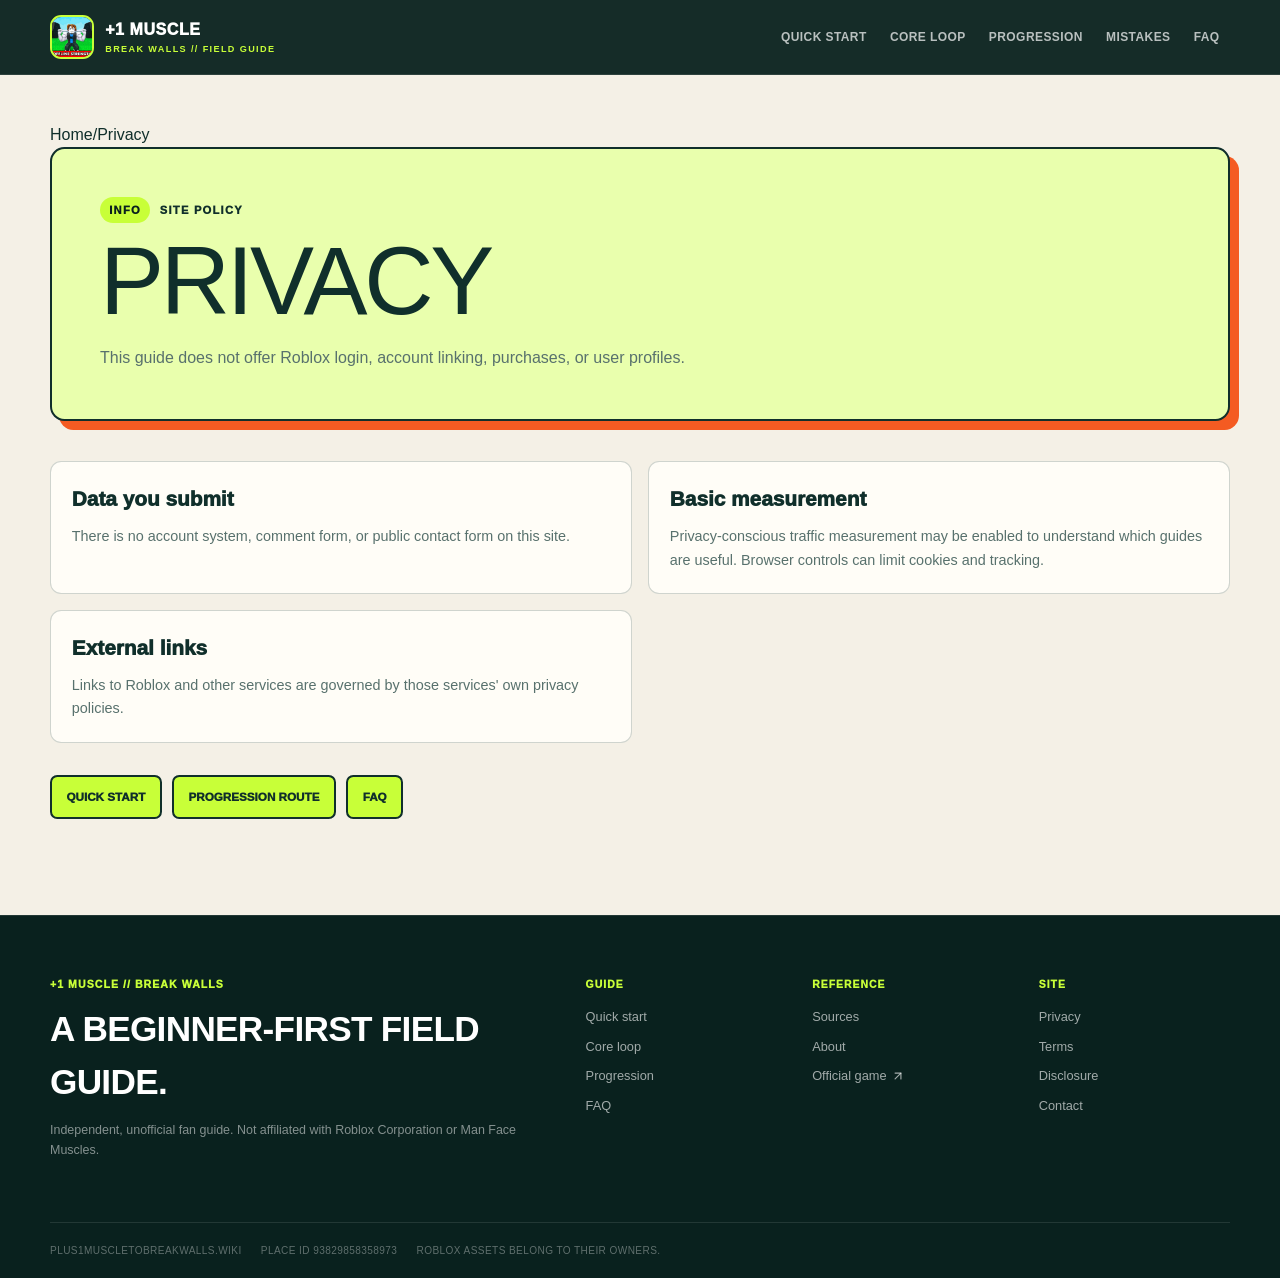
<file: privacy/index.html>
<!DOCTYPE html><!--5btTzInHJg1WQpFb9KJuz--><html lang="en" data-scroll-behavior="smooth"><head><meta charSet="utf-8"/><meta name="viewport" content="width=device-width, initial-scale=1"/><link rel="stylesheet" href="/_next/static/chunks/105041db9f427576.css" data-precedence="next"/><link rel="preload" as="script" fetchPriority="low" href="/_next/static/chunks/182a3477ce1b3c5d.js"/><script src="/_next/static/chunks/e35d806a57afc55f.js" async=""></script><script src="/_next/static/chunks/8d331f1814dcf09f.js" async=""></script><script src="/_next/static/chunks/9d9122e707d1e105.js" async=""></script><script src="/_next/static/chunks/turbopack-cef11da663e21bf4.js" async=""></script><script src="/_next/static/chunks/e45ca798ae3527ac.js" async=""></script><script src="/_next/static/chunks/2dc18830242486fb.js" async=""></script><script src="/_next/static/chunks/a98b213bd061916f.js" async=""></script><meta name="theme-color" content="#102f2b"/><meta name="color-scheme" content="light"/><title>Privacy | +1 Muscle to Break Walls Wiki</title><meta name="description" content="Privacy information for this independent guide."/><meta name="application-name" content="+1 Muscle to Break Walls Wiki"/><link rel="manifest" href="/manifest.webmanifest"/><meta name="keywords" content="+1 Muscle to Break Walls,+1 Muscle to Break Walls guide,+1 Muscle to Break Walls wiki,+1 Muscle to Break Walls beginner guide,+1 Muscle to Break Walls Auras,+1 Muscle to Break Walls Rebirth,Roblox wall breaking simulator"/><meta name="robots" content="index, follow"/><meta name="category" content="games"/><link rel="canonical" href="https://plus1muscletobreakwalls.wiki/privacy/"/><meta property="og:title" content="Privacy | +1 Muscle to Break Walls Wiki"/><meta property="og:description" content="Privacy information for this independent guide."/><meta property="og:url" content="https://plus1muscletobreakwalls.wiki/privacy/"/><meta property="og:image" content="https://plus1muscletobreakwalls.wiki/og.png"/><meta property="og:image:width" content="1731"/><meta property="og:image:height" content="909"/><meta property="og:image:alt" content="+1 Muscle to Break Walls beginner field guide"/><meta name="twitter:card" content="summary_large_image"/><meta name="twitter:title" content="Privacy | +1 Muscle to Break Walls Wiki"/><meta name="twitter:description" content="Privacy information for this independent guide."/><meta name="twitter:image" content="https://plus1muscletobreakwalls.wiki/og.png"/><link rel="icon" href="/images/plus1-muscle-icon.png" type="image/png" sizes="512x512"/><link rel="apple-touch-icon" href="/images/plus1-muscle-icon.png" type="image/png" sizes="512x512"/><script src="/_next/static/chunks/a6dad97d9634a72d.js" noModule=""></script></head><body><div hidden=""><!--$--><!--/$--></div><a href="#main-content" class="skip-link">Skip to content</a><header class="site-header"><div class="site-shell header-inner"><a class="brand" aria-label="+1 Muscle to Break Walls Wiki home" href="/"><img alt="" loading="lazy" width="44" height="44" decoding="async" data-nimg="1" style="color:transparent" src="/images/plus1-muscle-icon.png"/><span><strong>+1 MUSCLE</strong><small>BREAK WALLS // FIELD GUIDE</small></span></a><nav class="desktop-nav" aria-label="Primary navigation"><a href="/#quick-start">Quick Start</a><a href="/#core-loop">Core Loop</a><a href="/#progression">Progression</a><a href="/#mistakes">Mistakes</a><a href="/#faq">FAQ</a></nav><button type="button" class="menu-button" aria-expanded="false" aria-controls="mobile-navigation" aria-label="Open navigation"><svg xmlns="http://www.w3.org/2000/svg" width="24" height="24" viewBox="0 0 24 24" fill="none" stroke="currentColor" stroke-width="2" stroke-linecap="round" stroke-linejoin="round" class="lucide lucide-menu" aria-hidden="true"><path d="M4 5h16"></path><path d="M4 12h16"></path><path d="M4 19h16"></path></svg></button></div></header><div id="main-content" tabindex="-1"><main class="guide-page"><div class="site-shell"><nav class="guide-breadcrumb" aria-label="Breadcrumb"><a href="/">Home</a><span aria-hidden="true">/</span><span>Privacy</span></nav><header class="guide-page-intro"><p class="eyebrow"><span>INFO</span>Site policy</p><h1>Privacy</h1><p>This guide does not offer Roblox login, account linking, purchases, or user profiles.</p></header><div class="guide-sections"><article><h2>Data you submit</h2><p>There is no account system, comment form, or public contact form on this site.</p></article><article><h2>Basic measurement</h2><p>Privacy-conscious traffic measurement may be enabled to understand which guides are useful. Browser controls can limit cookies and tracking.</p></article><article><h2>External links</h2><p>Links to Roblox and other services are governed by those services&#x27; own privacy policies.</p></article></div><div class="guide-page-links"><a href="/#quick-start">Quick start</a><a href="/#progression">Progression route</a><a href="/#faq">FAQ</a></div></div></main><!--$--><!--/$--></div><footer class="site-footer"><div class="site-shell footer-grid"><div class="footer-brand"><p>+1 MUSCLE // BREAK WALLS</p><h2>A beginner-first field guide.</h2><span>Independent, unofficial fan guide. Not affiliated with Roblox Corporation or Man Face Muscles.</span></div><div><h3>Guide</h3><a href="/#quick-start">Quick start</a><a href="/#core-loop">Core loop</a><a href="/#progression">Progression</a><a href="/#faq">FAQ</a></div><div><h3>Reference</h3><a href="/sources/">Sources</a><a href="/about/">About</a><a href="https://www.roblox.com/games/93829858358973/1-Muscle-to-Break-Walls" target="_blank" rel="noreferrer">Official game <svg xmlns="http://www.w3.org/2000/svg" width="14" height="14" viewBox="0 0 24 24" fill="none" stroke="currentColor" stroke-width="2" stroke-linecap="round" stroke-linejoin="round" class="lucide lucide-arrow-up-right" aria-hidden="true"><path d="M7 7h10v10"></path><path d="M7 17 17 7"></path></svg></a></div><div><h3>Site</h3><a href="/privacy/">Privacy</a><a href="/terms/">Terms</a><a href="/disclosure/">Disclosure</a><a href="/contact/">Contact</a></div></div><div class="site-shell footer-bottom"><span>plus1muscletobreakwalls.wiki</span><span>Place ID <!-- -->93829858358973</span><span>Roblox assets belong to their owners.</span></div></footer><script src="/_next/static/chunks/182a3477ce1b3c5d.js" id="_R_" async=""></script><script>(self.__next_f=self.__next_f||[]).push([0])</script><script>self.__next_f.push([1,"1:\"$Sreact.fragment\"\n2:I[16278,[\"/_next/static/chunks/e45ca798ae3527ac.js\"],\"AdsterraPopunderGate\"]\n3:I[16278,[\"/_next/static/chunks/e45ca798ae3527ac.js\"],\"AdsterraSocialBarGate\"]\n4:I[16278,[\"/_next/static/chunks/e45ca798ae3527ac.js\"],\"AdsterraStickyRail\"]\n5:I[3265,[\"/_next/static/chunks/e45ca798ae3527ac.js\"],\"Navbar\"]\n6:I[72444,[\"/_next/static/chunks/2dc18830242486fb.js\",\"/_next/static/chunks/a98b213bd061916f.js\"],\"default\"]\n7:I[76344,[\"/_next/static/chunks/2dc18830242486fb.js\",\"/_next/static/chunks/a98b213bd061916f.js\"],\"default\"]\n8:I[16278,[\"/_next/static/chunks/e45ca798ae3527ac.js\"],\"AdsterraGlobalFallback\"]\n9:I[84102,[\"/_next/static/chunks/e45ca798ae3527ac.js\"],\"\"]\n10:I[91293,[\"/_next/static/chunks/2dc18830242486fb.js\",\"/_next/static/chunks/a98b213bd061916f.js\"],\"default\"]\n:HL[\"/_next/static/chunks/105041db9f427576.css\",\"style\"]\n"])</script><script>self.__next_f.push([1,"0:{\"P\":null,\"b\":\"5btTzInHJg1WQpFb9KJuz\",\"c\":[\"\",\"privacy\",\"\"],\"q\":\"\",\"i\":false,\"f\":[[[\"\",{\"children\":[\"privacy\",{\"children\":[\"__PAGE__\",{}]}]},\"$undefined\",\"$undefined\",true],[[\"$\",\"$1\",\"c\",{\"children\":[[[\"$\",\"link\",\"0\",{\"rel\":\"stylesheet\",\"href\":\"/_next/static/chunks/105041db9f427576.css\",\"precedence\":\"next\",\"crossOrigin\":\"$undefined\",\"nonce\":\"$undefined\"}],[\"$\",\"script\",\"script-0\",{\"src\":\"/_next/static/chunks/e45ca798ae3527ac.js\",\"async\":true,\"nonce\":\"$undefined\"}]],[\"$\",\"html\",null,{\"lang\":\"en\",\"data-scroll-behavior\":\"smooth\",\"children\":[\"$\",\"body\",null,{\"children\":[[\"$\",\"$L2\",null,{}],[\"$\",\"$L3\",null,{}],[\"$\",\"$L4\",null,{}],[\"$\",\"a\",null,{\"href\":\"#main-content\",\"className\":\"skip-link\",\"children\":\"Skip to content\"}],null,[\"$\",\"$L5\",null,{}],[\"$\",\"div\",null,{\"id\":\"main-content\",\"tabIndex\":-1,\"children\":[\"$\",\"$L6\",null,{\"parallelRouterKey\":\"children\",\"error\":\"$undefined\",\"errorStyles\":\"$undefined\",\"errorScripts\":\"$undefined\",\"template\":[\"$\",\"$L7\",null,{}],\"templateStyles\":\"$undefined\",\"templateScripts\":\"$undefined\",\"notFound\":[[[\"$\",\"title\",null,{\"children\":\"404: This page could not be found.\"}],[\"$\",\"div\",null,{\"style\":{\"fontFamily\":\"system-ui,\\\"Segoe UI\\\",Roboto,Helvetica,Arial,sans-serif,\\\"Apple Color Emoji\\\",\\\"Segoe UI Emoji\\\"\",\"height\":\"100vh\",\"textAlign\":\"center\",\"display\":\"flex\",\"flexDirection\":\"column\",\"alignItems\":\"center\",\"justifyContent\":\"center\"},\"children\":[\"$\",\"div\",null,{\"children\":[[\"$\",\"style\",null,{\"dangerouslySetInnerHTML\":{\"__html\":\"body{color:#000;background:#fff;margin:0}.next-error-h1{border-right:1px solid rgba(0,0,0,.3)}@media (prefers-color-scheme:dark){body{color:#fff;background:#000}.next-error-h1{border-right:1px solid rgba(255,255,255,.3)}}\"}}],[\"$\",\"h1\",null,{\"className\":\"next-error-h1\",\"style\":{\"display\":\"inline-block\",\"margin\":\"0 20px 0 0\",\"padding\":\"0 23px 0 0\",\"fontSize\":24,\"fontWeight\":500,\"verticalAlign\":\"top\",\"lineHeight\":\"49px\"},\"children\":404}],[\"$\",\"div\",null,{\"style\":{\"display\":\"inline-block\"},\"children\":[\"$\",\"h2\",null,{\"style\":{\"fontSize\":14,\"fontWeight\":400,\"lineHeight\":\"49px\",\"margin\":0},\"children\":\"This page could not be found.\"}]}]]}]}]],[]],\"forbidden\":\"$undefined\",\"unauthorized\":\"$undefined\"}]}],[\"$\",\"$L8\",null,{}],[\"$\",\"footer\",null,{\"className\":\"site-footer\",\"children\":[[\"$\",\"div\",null,{\"className\":\"site-shell footer-grid\",\"children\":[[\"$\",\"div\",null,{\"className\":\"footer-brand\",\"children\":[[\"$\",\"p\",null,{\"children\":\"+1 MUSCLE // BREAK WALLS\"}],[\"$\",\"h2\",null,{\"children\":\"A beginner-first field guide.\"}],[\"$\",\"span\",null,{\"children\":\"Independent, unofficial fan guide. Not affiliated with Roblox Corporation or Man Face Muscles.\"}]]}],[\"$\",\"div\",null,{\"children\":[[\"$\",\"h3\",null,{\"children\":\"Guide\"}],[\"$\",\"$L9\",null,{\"href\":\"/#quick-start\",\"children\":\"Quick start\"}],[\"$\",\"$L9\",null,{\"href\":\"/#core-loop\",\"children\":\"Core loop\"}],[\"$\",\"$L9\",null,{\"href\":\"/#progression\",\"children\":\"Progression\"}],[\"$\",\"$L9\",null,{\"href\":\"/#faq\",\"children\":\"FAQ\"}]]}],[\"$\",\"div\",null,{\"children\":[[\"$\",\"h3\",null,{\"children\":\"Reference\"}],[\"$\",\"$L9\",null,{\"href\":\"/sources/\",\"children\":\"Sources\"}],[\"$\",\"$L9\",null,{\"href\":\"/about/\",\"children\":\"About\"}],[\"$\",\"a\",null,{\"href\":\"https://www.roblox.com/games/93829858358973/1-Muscle-to-Break-Walls\",\"target\":\"_blank\",\"rel\":\"noreferrer\",\"children\":[\"Official game \",[\"$\",\"svg\",null,{\"ref\":\"$undefined\",\"xmlns\":\"http://www.w3.org/2000/svg\",\"width\":14,\"height\":14,\"viewBox\":\"0 0 24 24\",\"fill\":\"none\",\"stroke\":\"currentColor\",\"strokeWidth\":2,\"strokeLinecap\":\"round\",\"strokeLinejoin\":\"round\",\"className\":\"lucide lucide-arrow-up-right\",\"aria-hidden\":\"true\",\"children\":[[\"$\",\"path\",\"1tivn9\",{\"d\":\"M7 7h10v10\"}],[\"$\",\"path\",\"1vkiza\",{\"d\":\"M7 17 17 7\"}],\"$undefined\"]}]]}]]}],[\"$\",\"div\",null,{\"children\":[[\"$\",\"h3\",null,{\"children\":\"Site\"}],[\"$\",\"$L9\",null,{\"href\":\"/privacy/\",\"children\":\"Privacy\"}],[\"$\",\"$L9\",null,{\"href\":\"/terms/\",\"children\":\"Terms\"}],[\"$\",\"$L9\",null,{\"href\":\"/disclosure/\",\"children\":\"Disclosure\"}],[\"$\",\"$L9\",null,{\"href\":\"/contact/\",\"children\":\"Contact\"}]]}]]}],[\"$\",\"div\",null,{\"className\":\"site-shell footer-bottom\",\"children\":[[\"$\",\"span\",null,{\"children\":\"plus1muscletobreakwalls.wiki\"}],[\"$\",\"span\",null,{\"children\":[\"Place ID \",\"93829858358973\"]}],[\"$\",\"span\",null,{\"children\":\"Roblox assets belong to their owners.\"}]]}]]}]]}]}]]}],{\"children\":[[\"$\",\"$1\",\"c\",{\"children\":[null,[\"$\",\"$L6\",null,{\"parallelRouterKey\":\"children\",\"error\":\"$undefined\",\"errorStyles\":\"$undefined\",\"errorScripts\":\"$undefined\",\"template\":[\"$\",\"$L7\",null,{}],\"templateStyles\":\"$undefined\",\"templateScripts\":\"$undefined\",\"notFound\":\"$undefined\",\"forbidden\":\"$undefined\",\"unauthorized\":\"$undefined\"}]]}],{\"children\":[[\"$\",\"$1\",\"c\",{\"children\":[[\"$\",\"main\",null,{\"className\":\"guide-page\",\"children\":[\"$\",\"div\",null,{\"className\":\"site-shell\",\"children\":[[\"$\",\"nav\",null,{\"className\":\"guide-breadcrumb\",\"aria-label\":\"Breadcrumb\",\"children\":[[\"$\",\"$L9\",null,{\"href\":\"/\",\"children\":\"Home\"}],[\"$\",\"span\",null,{\"aria-hidden\":\"true\",\"children\":\"/\"}],[\"$\",\"span\",null,{\"children\":\"Privacy\"}]]}],[\"$\",\"header\",null,{\"className\":\"guide-page-intro\",\"children\":[[\"$\",\"p\",null,{\"className\":\"eyebrow\",\"children\":[[\"$\",\"span\",null,{\"children\":\"INFO\"}],\"Site policy\"]}],\"$La\",\"$Lb\"]}],\"$Lc\",\"$Ld\"]}]}],null,\"$Le\"]}],{},null,false,false]},null,false,false]},null,false,false],\"$Lf\",false]],\"m\":\"$undefined\",\"G\":[\"$10\",[]],\"S\":true}\n"])</script><script>self.__next_f.push([1,"11:I[16893,[\"/_next/static/chunks/2dc18830242486fb.js\",\"/_next/static/chunks/a98b213bd061916f.js\"],\"OutletBoundary\"]\n12:\"$Sreact.suspense\"\n14:I[16893,[\"/_next/static/chunks/2dc18830242486fb.js\",\"/_next/static/chunks/a98b213bd061916f.js\"],\"ViewportBoundary\"]\n16:I[16893,[\"/_next/static/chunks/2dc18830242486fb.js\",\"/_next/static/chunks/a98b213bd061916f.js\"],\"MetadataBoundary\"]\na:[\"$\",\"h1\",null,{\"children\":\"Privacy\"}]\nb:[\"$\",\"p\",null,{\"children\":\"This guide does not offer Roblox login, account linking, purchases, or user profiles.\"}]\nc:[\"$\",\"div\",null,{\"className\":\"guide-sections\",\"children\":[[\"$\",\"article\",\"Data you submit\",{\"children\":[[\"$\",\"h2\",null,{\"children\":\"Data you submit\"}],[\"$\",\"p\",null,{\"children\":\"There is no account system, comment form, or public contact form on this site.\"}],null]}],[\"$\",\"article\",\"Basic measurement\",{\"children\":[[\"$\",\"h2\",null,{\"children\":\"Basic measurement\"}],[\"$\",\"p\",null,{\"children\":\"Privacy-conscious traffic measurement may be enabled to understand which guides are useful. Browser controls can limit cookies and tracking.\"}],null]}],[\"$\",\"article\",\"External links\",{\"children\":[[\"$\",\"h2\",null,{\"children\":\"External links\"}],[\"$\",\"p\",null,{\"children\":\"Links to Roblox and other services are governed by those services' own privacy policies.\"}],null]}]]}]\nd:[\"$\",\"div\",null,{\"className\":\"guide-page-links\",\"children\":[[\"$\",\"$L9\",null,{\"href\":\"/#quick-start\",\"children\":\"Quick start\"}],[\"$\",\"$L9\",null,{\"href\":\"/#progression\",\"children\":\"Progression route\"}],[\"$\",\"$L9\",null,{\"href\":\"/#faq\",\"children\":\"FAQ\"}]]}]\ne:[\"$\",\"$L11\",null,{\"children\":[\"$\",\"$12\",null,{\"name\":\"Next.MetadataOutlet\",\"children\":\"$@13\"}]}]\nf:[\"$\",\"$1\",\"h\",{\"children\":[null,[\"$\",\"$L14\",null,{\"children\":\"$L15\"}],[\"$\",\"div\",null,{\"hidden\":true,\"children\":[\"$\",\"$L16\",null,{\"children\":[\"$\",\"$12\",null,{\"name\":\"Next.Metadata\",\"children\":\"$L17\"}]}]}],null]}]\n"])</script><script>self.__next_f.push([1,"15:[[\"$\",\"meta\",\"0\",{\"charSet\":\"utf-8\"}],[\"$\",\"meta\",\"1\",{\"name\":\"viewport\",\"content\":\"width=device-width, initial-scale=1\"}],[\"$\",\"meta\",\"2\",{\"name\":\"theme-color\",\"content\":\"#102f2b\"}],[\"$\",\"meta\",\"3\",{\"name\":\"color-scheme\",\"content\":\"light\"}]]\n"])</script><script>self.__next_f.push([1,"18:I[34333,[\"/_next/static/chunks/2dc18830242486fb.js\",\"/_next/static/chunks/a98b213bd061916f.js\"],\"IconMark\"]\n13:null\n"])</script><script>self.__next_f.push([1,"17:[[\"$\",\"title\",\"0\",{\"children\":\"Privacy | +1 Muscle to Break Walls Wiki\"}],[\"$\",\"meta\",\"1\",{\"name\":\"description\",\"content\":\"Privacy information for this independent guide.\"}],[\"$\",\"meta\",\"2\",{\"name\":\"application-name\",\"content\":\"+1 Muscle to Break Walls Wiki\"}],[\"$\",\"link\",\"3\",{\"rel\":\"manifest\",\"href\":\"/manifest.webmanifest\",\"crossOrigin\":\"$undefined\"}],[\"$\",\"meta\",\"4\",{\"name\":\"keywords\",\"content\":\"+1 Muscle to Break Walls,+1 Muscle to Break Walls guide,+1 Muscle to Break Walls wiki,+1 Muscle to Break Walls beginner guide,+1 Muscle to Break Walls Auras,+1 Muscle to Break Walls Rebirth,Roblox wall breaking simulator\"}],[\"$\",\"meta\",\"5\",{\"name\":\"robots\",\"content\":\"index, follow\"}],[\"$\",\"meta\",\"6\",{\"name\":\"category\",\"content\":\"games\"}],[\"$\",\"link\",\"7\",{\"rel\":\"canonical\",\"href\":\"https://plus1muscletobreakwalls.wiki/privacy/\"}],[\"$\",\"meta\",\"8\",{\"property\":\"og:title\",\"content\":\"Privacy | +1 Muscle to Break Walls Wiki\"}],[\"$\",\"meta\",\"9\",{\"property\":\"og:description\",\"content\":\"Privacy information for this independent guide.\"}],[\"$\",\"meta\",\"10\",{\"property\":\"og:url\",\"content\":\"https://plus1muscletobreakwalls.wiki/privacy/\"}],[\"$\",\"meta\",\"11\",{\"property\":\"og:image\",\"content\":\"https://plus1muscletobreakwalls.wiki/og.png\"}],[\"$\",\"meta\",\"12\",{\"property\":\"og:image:width\",\"content\":\"1731\"}],[\"$\",\"meta\",\"13\",{\"property\":\"og:image:height\",\"content\":\"909\"}],[\"$\",\"meta\",\"14\",{\"property\":\"og:image:alt\",\"content\":\"+1 Muscle to Break Walls beginner field guide\"}],[\"$\",\"meta\",\"15\",{\"name\":\"twitter:card\",\"content\":\"summary_large_image\"}],[\"$\",\"meta\",\"16\",{\"name\":\"twitter:title\",\"content\":\"Privacy | +1 Muscle to Break Walls Wiki\"}],[\"$\",\"meta\",\"17\",{\"name\":\"twitter:description\",\"content\":\"Privacy information for this independent guide.\"}],[\"$\",\"meta\",\"18\",{\"name\":\"twitter:image\",\"content\":\"https://plus1muscletobreakwalls.wiki/og.png\"}],[\"$\",\"link\",\"19\",{\"rel\":\"icon\",\"href\":\"/images/plus1-muscle-icon.png\",\"type\":\"image/png\",\"sizes\":\"512x512\"}],[\"$\",\"link\",\"20\",{\"rel\":\"apple-touch-icon\",\"href\":\"/images/plus1-muscle-icon.png\",\"type\":\"image/png\",\"sizes\":\"512x512\"}],[\"$\",\"$L18\",\"21\",{}]]\n"])</script></body></html>
</file>
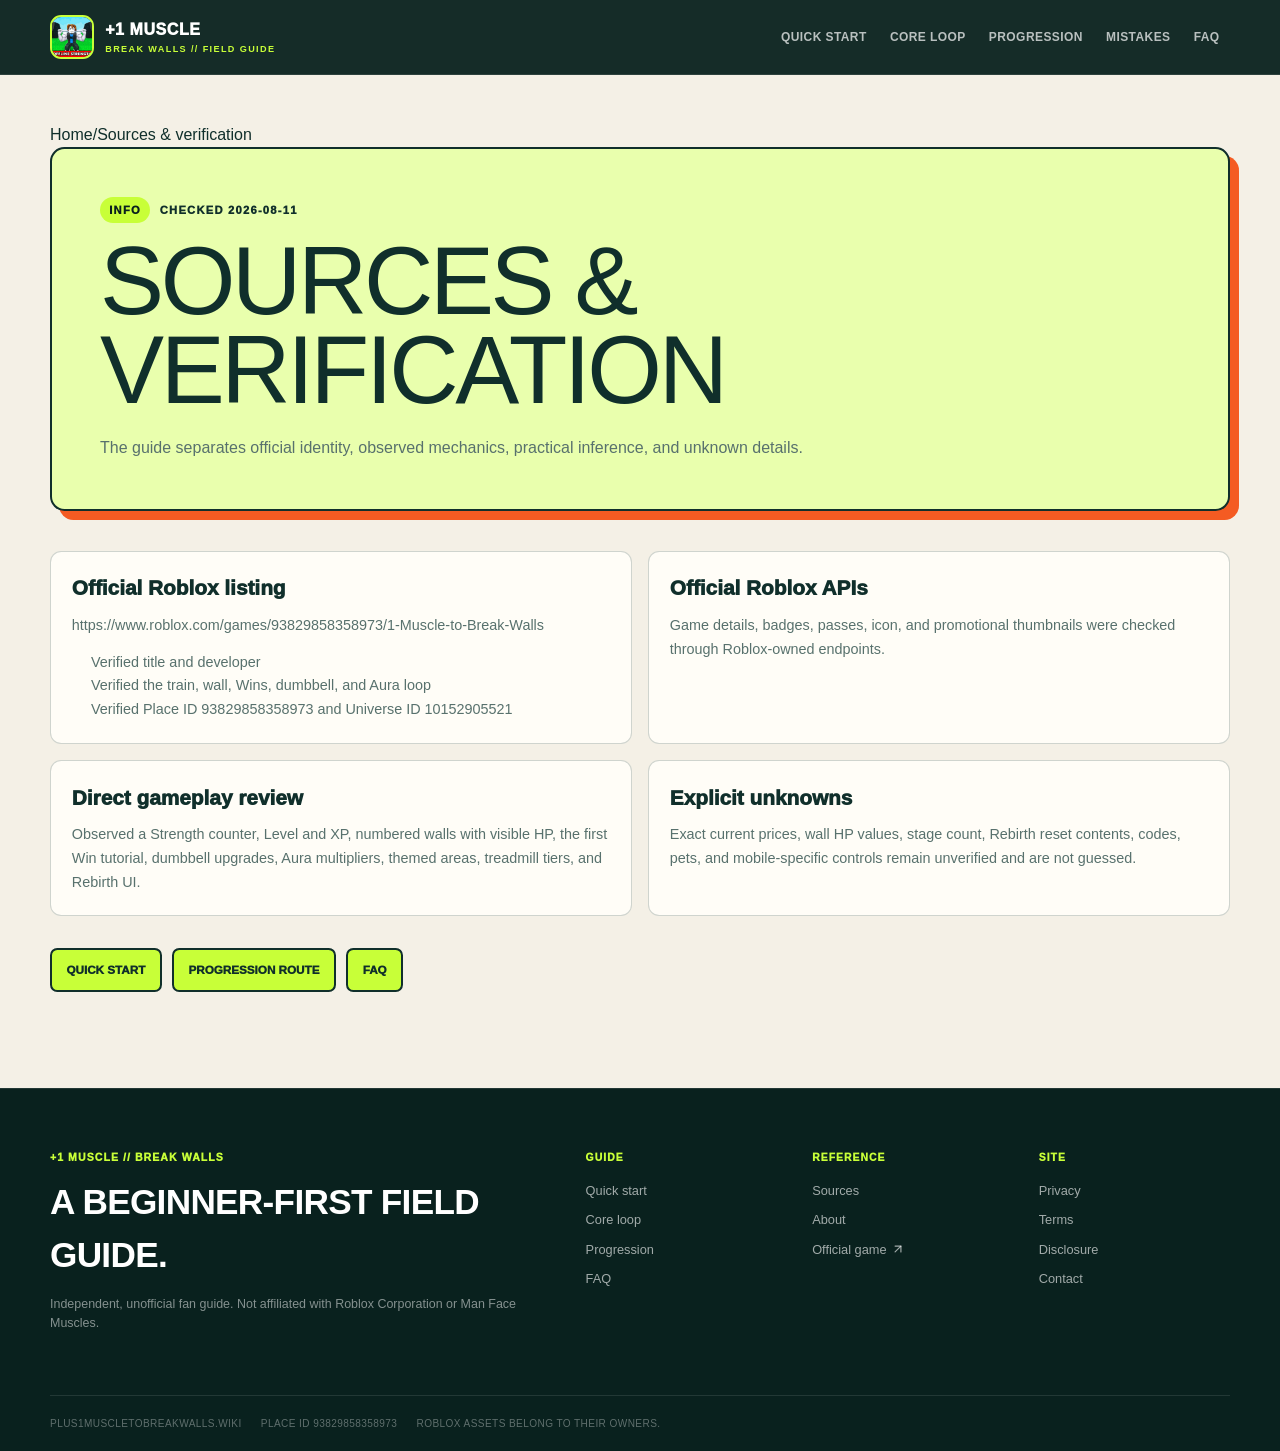
<file: sources/index.html>
<!DOCTYPE html><!--5btTzInHJg1WQpFb9KJuz--><html lang="en" data-scroll-behavior="smooth"><head><meta charSet="utf-8"/><meta name="viewport" content="width=device-width, initial-scale=1"/><link rel="stylesheet" href="/_next/static/chunks/105041db9f427576.css" data-precedence="next"/><link rel="preload" as="script" fetchPriority="low" href="/_next/static/chunks/182a3477ce1b3c5d.js"/><script src="/_next/static/chunks/e35d806a57afc55f.js" async=""></script><script src="/_next/static/chunks/8d331f1814dcf09f.js" async=""></script><script src="/_next/static/chunks/9d9122e707d1e105.js" async=""></script><script src="/_next/static/chunks/turbopack-cef11da663e21bf4.js" async=""></script><script src="/_next/static/chunks/e45ca798ae3527ac.js" async=""></script><script src="/_next/static/chunks/2dc18830242486fb.js" async=""></script><script src="/_next/static/chunks/a98b213bd061916f.js" async=""></script><meta name="theme-color" content="#102f2b"/><meta name="color-scheme" content="light"/><title>Sources and verification | +1 Muscle to Break Walls Wiki</title><meta name="description" content="Sources and fact boundaries for the +1 Muscle to Break Walls beginner guide."/><meta name="application-name" content="+1 Muscle to Break Walls Wiki"/><link rel="manifest" href="/manifest.webmanifest"/><meta name="keywords" content="+1 Muscle to Break Walls,+1 Muscle to Break Walls guide,+1 Muscle to Break Walls wiki,+1 Muscle to Break Walls beginner guide,+1 Muscle to Break Walls Auras,+1 Muscle to Break Walls Rebirth,Roblox wall breaking simulator"/><meta name="robots" content="index, follow"/><meta name="category" content="games"/><link rel="canonical" href="https://plus1muscletobreakwalls.wiki/sources/"/><meta property="og:title" content="Sources and verification | +1 Muscle to Break Walls Wiki"/><meta property="og:description" content="Sources and fact boundaries for the +1 Muscle to Break Walls beginner guide."/><meta property="og:url" content="https://plus1muscletobreakwalls.wiki/sources/"/><meta property="og:image" content="https://plus1muscletobreakwalls.wiki/og.png"/><meta property="og:image:width" content="1731"/><meta property="og:image:height" content="909"/><meta property="og:image:alt" content="+1 Muscle to Break Walls beginner field guide"/><meta name="twitter:card" content="summary_large_image"/><meta name="twitter:title" content="Sources and verification | +1 Muscle to Break Walls Wiki"/><meta name="twitter:description" content="Sources and fact boundaries for the +1 Muscle to Break Walls beginner guide."/><meta name="twitter:image" content="https://plus1muscletobreakwalls.wiki/og.png"/><link rel="icon" href="/images/plus1-muscle-icon.png" type="image/png" sizes="512x512"/><link rel="apple-touch-icon" href="/images/plus1-muscle-icon.png" type="image/png" sizes="512x512"/><script src="/_next/static/chunks/a6dad97d9634a72d.js" noModule=""></script></head><body><div hidden=""><!--$--><!--/$--></div><a href="#main-content" class="skip-link">Skip to content</a><header class="site-header"><div class="site-shell header-inner"><a class="brand" aria-label="+1 Muscle to Break Walls Wiki home" href="/"><img alt="" loading="lazy" width="44" height="44" decoding="async" data-nimg="1" style="color:transparent" src="/images/plus1-muscle-icon.png"/><span><strong>+1 MUSCLE</strong><small>BREAK WALLS // FIELD GUIDE</small></span></a><nav class="desktop-nav" aria-label="Primary navigation"><a href="/#quick-start">Quick Start</a><a href="/#core-loop">Core Loop</a><a href="/#progression">Progression</a><a href="/#mistakes">Mistakes</a><a href="/#faq">FAQ</a></nav><button type="button" class="menu-button" aria-expanded="false" aria-controls="mobile-navigation" aria-label="Open navigation"><svg xmlns="http://www.w3.org/2000/svg" width="24" height="24" viewBox="0 0 24 24" fill="none" stroke="currentColor" stroke-width="2" stroke-linecap="round" stroke-linejoin="round" class="lucide lucide-menu" aria-hidden="true"><path d="M4 5h16"></path><path d="M4 12h16"></path><path d="M4 19h16"></path></svg></button></div></header><div id="main-content" tabindex="-1"><main class="guide-page"><div class="site-shell"><nav class="guide-breadcrumb" aria-label="Breadcrumb"><a href="/">Home</a><span aria-hidden="true">/</span><span>Sources &amp; verification</span></nav><header class="guide-page-intro"><p class="eyebrow"><span>INFO</span>Checked 2026-08-11</p><h1>Sources &amp; verification</h1><p>The guide separates official identity, observed mechanics, practical inference, and unknown details.</p></header><div class="guide-sections"><article><h2>Official Roblox listing</h2><p>https://www.roblox.com/games/93829858358973/1-Muscle-to-Break-Walls</p><ul><li>Verified title and developer</li><li>Verified the train, wall, Wins, dumbbell, and Aura loop</li><li>Verified Place ID 93829858358973 and Universe ID 10152905521</li></ul></article><article><h2>Official Roblox APIs</h2><p>Game details, badges, passes, icon, and promotional thumbnails were checked through Roblox-owned endpoints.</p></article><article><h2>Direct gameplay review</h2><p>Observed a Strength counter, Level and XP, numbered walls with visible HP, the first Win tutorial, dumbbell upgrades, Aura multipliers, themed areas, treadmill tiers, and Rebirth UI.</p></article><article><h2>Explicit unknowns</h2><p>Exact current prices, wall HP values, stage count, Rebirth reset contents, codes, pets, and mobile-specific controls remain unverified and are not guessed.</p></article></div><div class="guide-page-links"><a href="/#quick-start">Quick start</a><a href="/#progression">Progression route</a><a href="/#faq">FAQ</a></div></div></main><!--$--><!--/$--></div><footer class="site-footer"><div class="site-shell footer-grid"><div class="footer-brand"><p>+1 MUSCLE // BREAK WALLS</p><h2>A beginner-first field guide.</h2><span>Independent, unofficial fan guide. Not affiliated with Roblox Corporation or Man Face Muscles.</span></div><div><h3>Guide</h3><a href="/#quick-start">Quick start</a><a href="/#core-loop">Core loop</a><a href="/#progression">Progression</a><a href="/#faq">FAQ</a></div><div><h3>Reference</h3><a href="/sources/">Sources</a><a href="/about/">About</a><a href="https://www.roblox.com/games/93829858358973/1-Muscle-to-Break-Walls" target="_blank" rel="noreferrer">Official game <svg xmlns="http://www.w3.org/2000/svg" width="14" height="14" viewBox="0 0 24 24" fill="none" stroke="currentColor" stroke-width="2" stroke-linecap="round" stroke-linejoin="round" class="lucide lucide-arrow-up-right" aria-hidden="true"><path d="M7 7h10v10"></path><path d="M7 17 17 7"></path></svg></a></div><div><h3>Site</h3><a href="/privacy/">Privacy</a><a href="/terms/">Terms</a><a href="/disclosure/">Disclosure</a><a href="/contact/">Contact</a></div></div><div class="site-shell footer-bottom"><span>plus1muscletobreakwalls.wiki</span><span>Place ID <!-- -->93829858358973</span><span>Roblox assets belong to their owners.</span></div></footer><script src="/_next/static/chunks/182a3477ce1b3c5d.js" id="_R_" async=""></script><script>(self.__next_f=self.__next_f||[]).push([0])</script><script>self.__next_f.push([1,"1:\"$Sreact.fragment\"\n2:I[16278,[\"/_next/static/chunks/e45ca798ae3527ac.js\"],\"AdsterraPopunderGate\"]\n3:I[16278,[\"/_next/static/chunks/e45ca798ae3527ac.js\"],\"AdsterraSocialBarGate\"]\n4:I[16278,[\"/_next/static/chunks/e45ca798ae3527ac.js\"],\"AdsterraStickyRail\"]\n5:I[3265,[\"/_next/static/chunks/e45ca798ae3527ac.js\"],\"Navbar\"]\n6:I[72444,[\"/_next/static/chunks/2dc18830242486fb.js\",\"/_next/static/chunks/a98b213bd061916f.js\"],\"default\"]\n7:I[76344,[\"/_next/static/chunks/2dc18830242486fb.js\",\"/_next/static/chunks/a98b213bd061916f.js\"],\"default\"]\n8:I[16278,[\"/_next/static/chunks/e45ca798ae3527ac.js\"],\"AdsterraGlobalFallback\"]\n9:I[84102,[\"/_next/static/chunks/e45ca798ae3527ac.js\"],\"\"]\n11:I[91293,[\"/_next/static/chunks/2dc18830242486fb.js\",\"/_next/static/chunks/a98b213bd061916f.js\"],\"default\"]\n:HL[\"/_next/static/chunks/105041db9f427576.css\",\"style\"]\n"])</script><script>self.__next_f.push([1,"0:{\"P\":null,\"b\":\"5btTzInHJg1WQpFb9KJuz\",\"c\":[\"\",\"sources\",\"\"],\"q\":\"\",\"i\":false,\"f\":[[[\"\",{\"children\":[\"sources\",{\"children\":[\"__PAGE__\",{}]}]},\"$undefined\",\"$undefined\",true],[[\"$\",\"$1\",\"c\",{\"children\":[[[\"$\",\"link\",\"0\",{\"rel\":\"stylesheet\",\"href\":\"/_next/static/chunks/105041db9f427576.css\",\"precedence\":\"next\",\"crossOrigin\":\"$undefined\",\"nonce\":\"$undefined\"}],[\"$\",\"script\",\"script-0\",{\"src\":\"/_next/static/chunks/e45ca798ae3527ac.js\",\"async\":true,\"nonce\":\"$undefined\"}]],[\"$\",\"html\",null,{\"lang\":\"en\",\"data-scroll-behavior\":\"smooth\",\"children\":[\"$\",\"body\",null,{\"children\":[[\"$\",\"$L2\",null,{}],[\"$\",\"$L3\",null,{}],[\"$\",\"$L4\",null,{}],[\"$\",\"a\",null,{\"href\":\"#main-content\",\"className\":\"skip-link\",\"children\":\"Skip to content\"}],null,[\"$\",\"$L5\",null,{}],[\"$\",\"div\",null,{\"id\":\"main-content\",\"tabIndex\":-1,\"children\":[\"$\",\"$L6\",null,{\"parallelRouterKey\":\"children\",\"error\":\"$undefined\",\"errorStyles\":\"$undefined\",\"errorScripts\":\"$undefined\",\"template\":[\"$\",\"$L7\",null,{}],\"templateStyles\":\"$undefined\",\"templateScripts\":\"$undefined\",\"notFound\":[[[\"$\",\"title\",null,{\"children\":\"404: This page could not be found.\"}],[\"$\",\"div\",null,{\"style\":{\"fontFamily\":\"system-ui,\\\"Segoe UI\\\",Roboto,Helvetica,Arial,sans-serif,\\\"Apple Color Emoji\\\",\\\"Segoe UI Emoji\\\"\",\"height\":\"100vh\",\"textAlign\":\"center\",\"display\":\"flex\",\"flexDirection\":\"column\",\"alignItems\":\"center\",\"justifyContent\":\"center\"},\"children\":[\"$\",\"div\",null,{\"children\":[[\"$\",\"style\",null,{\"dangerouslySetInnerHTML\":{\"__html\":\"body{color:#000;background:#fff;margin:0}.next-error-h1{border-right:1px solid rgba(0,0,0,.3)}@media (prefers-color-scheme:dark){body{color:#fff;background:#000}.next-error-h1{border-right:1px solid rgba(255,255,255,.3)}}\"}}],[\"$\",\"h1\",null,{\"className\":\"next-error-h1\",\"style\":{\"display\":\"inline-block\",\"margin\":\"0 20px 0 0\",\"padding\":\"0 23px 0 0\",\"fontSize\":24,\"fontWeight\":500,\"verticalAlign\":\"top\",\"lineHeight\":\"49px\"},\"children\":404}],[\"$\",\"div\",null,{\"style\":{\"display\":\"inline-block\"},\"children\":[\"$\",\"h2\",null,{\"style\":{\"fontSize\":14,\"fontWeight\":400,\"lineHeight\":\"49px\",\"margin\":0},\"children\":\"This page could not be found.\"}]}]]}]}]],[]],\"forbidden\":\"$undefined\",\"unauthorized\":\"$undefined\"}]}],[\"$\",\"$L8\",null,{}],[\"$\",\"footer\",null,{\"className\":\"site-footer\",\"children\":[[\"$\",\"div\",null,{\"className\":\"site-shell footer-grid\",\"children\":[[\"$\",\"div\",null,{\"className\":\"footer-brand\",\"children\":[[\"$\",\"p\",null,{\"children\":\"+1 MUSCLE // BREAK WALLS\"}],[\"$\",\"h2\",null,{\"children\":\"A beginner-first field guide.\"}],[\"$\",\"span\",null,{\"children\":\"Independent, unofficial fan guide. Not affiliated with Roblox Corporation or Man Face Muscles.\"}]]}],[\"$\",\"div\",null,{\"children\":[[\"$\",\"h3\",null,{\"children\":\"Guide\"}],[\"$\",\"$L9\",null,{\"href\":\"/#quick-start\",\"children\":\"Quick start\"}],[\"$\",\"$L9\",null,{\"href\":\"/#core-loop\",\"children\":\"Core loop\"}],[\"$\",\"$L9\",null,{\"href\":\"/#progression\",\"children\":\"Progression\"}],[\"$\",\"$L9\",null,{\"href\":\"/#faq\",\"children\":\"FAQ\"}]]}],[\"$\",\"div\",null,{\"children\":[[\"$\",\"h3\",null,{\"children\":\"Reference\"}],[\"$\",\"$L9\",null,{\"href\":\"/sources/\",\"children\":\"Sources\"}],[\"$\",\"$L9\",null,{\"href\":\"/about/\",\"children\":\"About\"}],[\"$\",\"a\",null,{\"href\":\"https://www.roblox.com/games/93829858358973/1-Muscle-to-Break-Walls\",\"target\":\"_blank\",\"rel\":\"noreferrer\",\"children\":[\"Official game \",[\"$\",\"svg\",null,{\"ref\":\"$undefined\",\"xmlns\":\"http://www.w3.org/2000/svg\",\"width\":14,\"height\":14,\"viewBox\":\"0 0 24 24\",\"fill\":\"none\",\"stroke\":\"currentColor\",\"strokeWidth\":2,\"strokeLinecap\":\"round\",\"strokeLinejoin\":\"round\",\"className\":\"lucide lucide-arrow-up-right\",\"aria-hidden\":\"true\",\"children\":[[\"$\",\"path\",\"1tivn9\",{\"d\":\"M7 7h10v10\"}],[\"$\",\"path\",\"1vkiza\",{\"d\":\"M7 17 17 7\"}],\"$undefined\"]}]]}]]}],[\"$\",\"div\",null,{\"children\":[[\"$\",\"h3\",null,{\"children\":\"Site\"}],[\"$\",\"$L9\",null,{\"href\":\"/privacy/\",\"children\":\"Privacy\"}],[\"$\",\"$L9\",null,{\"href\":\"/terms/\",\"children\":\"Terms\"}],[\"$\",\"$L9\",null,{\"href\":\"/disclosure/\",\"children\":\"Disclosure\"}],[\"$\",\"$L9\",null,{\"href\":\"/contact/\",\"children\":\"Contact\"}]]}]]}],[\"$\",\"div\",null,{\"className\":\"site-shell footer-bottom\",\"children\":[[\"$\",\"span\",null,{\"children\":\"plus1muscletobreakwalls.wiki\"}],[\"$\",\"span\",null,{\"children\":[\"Place ID \",\"93829858358973\"]}],[\"$\",\"span\",null,{\"children\":\"Roblox assets belong to their owners.\"}]]}]]}]]}]}]]}],{\"children\":[[\"$\",\"$1\",\"c\",{\"children\":[null,[\"$\",\"$L6\",null,{\"parallelRouterKey\":\"children\",\"error\":\"$undefined\",\"errorStyles\":\"$undefined\",\"errorScripts\":\"$undefined\",\"template\":[\"$\",\"$L7\",null,{}],\"templateStyles\":\"$undefined\",\"templateScripts\":\"$undefined\",\"notFound\":\"$undefined\",\"forbidden\":\"$undefined\",\"unauthorized\":\"$undefined\"}]]}],{\"children\":[[\"$\",\"$1\",\"c\",{\"children\":[[\"$\",\"main\",null,{\"className\":\"guide-page\",\"children\":[\"$\",\"div\",null,{\"className\":\"site-shell\",\"children\":[[\"$\",\"nav\",null,{\"className\":\"guide-breadcrumb\",\"aria-label\":\"Breadcrumb\",\"children\":[[\"$\",\"$L9\",null,{\"href\":\"/\",\"children\":\"Home\"}],[\"$\",\"span\",null,{\"aria-hidden\":\"true\",\"children\":\"/\"}],[\"$\",\"span\",null,{\"children\":\"Sources \u0026 verification\"}]]}],[\"$\",\"header\",null,{\"className\":\"guide-page-intro\",\"children\":[[\"$\",\"p\",null,{\"className\":\"eyebrow\",\"children\":[\"$La\",\"Checked 2026-08-11\"]}],\"$Lb\",\"$Lc\"]}],\"$Ld\",\"$Le\"]}]}],null,\"$Lf\"]}],{},null,false,false]},null,false,false]},null,false,false],\"$L10\",false]],\"m\":\"$undefined\",\"G\":[\"$11\",[]],\"S\":true}\n"])</script><script>self.__next_f.push([1,"12:I[16893,[\"/_next/static/chunks/2dc18830242486fb.js\",\"/_next/static/chunks/a98b213bd061916f.js\"],\"OutletBoundary\"]\n13:\"$Sreact.suspense\"\n15:I[16893,[\"/_next/static/chunks/2dc18830242486fb.js\",\"/_next/static/chunks/a98b213bd061916f.js\"],\"ViewportBoundary\"]\n17:I[16893,[\"/_next/static/chunks/2dc18830242486fb.js\",\"/_next/static/chunks/a98b213bd061916f.js\"],\"MetadataBoundary\"]\na:[\"$\",\"span\",null,{\"children\":\"INFO\"}]\nb:[\"$\",\"h1\",null,{\"children\":\"Sources \u0026 verification\"}]\nc:[\"$\",\"p\",null,{\"children\":\"The guide separates official identity, observed mechanics, practical inference, and unknown details.\"}]\n"])</script><script>self.__next_f.push([1,"d:[\"$\",\"div\",null,{\"className\":\"guide-sections\",\"children\":[[\"$\",\"article\",\"Official Roblox listing\",{\"children\":[[\"$\",\"h2\",null,{\"children\":\"Official Roblox listing\"}],[\"$\",\"p\",null,{\"children\":\"https://www.roblox.com/games/93829858358973/1-Muscle-to-Break-Walls\"}],[\"$\",\"ul\",null,{\"children\":[[\"$\",\"li\",\"Verified title and developer\",{\"children\":\"Verified title and developer\"}],[\"$\",\"li\",\"Verified the train, wall, Wins, dumbbell, and Aura loop\",{\"children\":\"Verified the train, wall, Wins, dumbbell, and Aura loop\"}],[\"$\",\"li\",\"Verified Place ID 93829858358973 and Universe ID 10152905521\",{\"children\":\"Verified Place ID 93829858358973 and Universe ID 10152905521\"}]]}]]}],[\"$\",\"article\",\"Official Roblox APIs\",{\"children\":[[\"$\",\"h2\",null,{\"children\":\"Official Roblox APIs\"}],[\"$\",\"p\",null,{\"children\":\"Game details, badges, passes, icon, and promotional thumbnails were checked through Roblox-owned endpoints.\"}],null]}],[\"$\",\"article\",\"Direct gameplay review\",{\"children\":[[\"$\",\"h2\",null,{\"children\":\"Direct gameplay review\"}],[\"$\",\"p\",null,{\"children\":\"Observed a Strength counter, Level and XP, numbered walls with visible HP, the first Win tutorial, dumbbell upgrades, Aura multipliers, themed areas, treadmill tiers, and Rebirth UI.\"}],null]}],[\"$\",\"article\",\"Explicit unknowns\",{\"children\":[[\"$\",\"h2\",null,{\"children\":\"Explicit unknowns\"}],[\"$\",\"p\",null,{\"children\":\"Exact current prices, wall HP values, stage count, Rebirth reset contents, codes, pets, and mobile-specific controls remain unverified and are not guessed.\"}],null]}]]}]\n"])</script><script>self.__next_f.push([1,"e:[\"$\",\"div\",null,{\"className\":\"guide-page-links\",\"children\":[[\"$\",\"$L9\",null,{\"href\":\"/#quick-start\",\"children\":\"Quick start\"}],[\"$\",\"$L9\",null,{\"href\":\"/#progression\",\"children\":\"Progression route\"}],[\"$\",\"$L9\",null,{\"href\":\"/#faq\",\"children\":\"FAQ\"}]]}]\nf:[\"$\",\"$L12\",null,{\"children\":[\"$\",\"$13\",null,{\"name\":\"Next.MetadataOutlet\",\"children\":\"$@14\"}]}]\n10:[\"$\",\"$1\",\"h\",{\"children\":[null,[\"$\",\"$L15\",null,{\"children\":\"$L16\"}],[\"$\",\"div\",null,{\"hidden\":true,\"children\":[\"$\",\"$L17\",null,{\"children\":[\"$\",\"$13\",null,{\"name\":\"Next.Metadata\",\"children\":\"$L18\"}]}]}],null]}]\n"])</script><script>self.__next_f.push([1,"16:[[\"$\",\"meta\",\"0\",{\"charSet\":\"utf-8\"}],[\"$\",\"meta\",\"1\",{\"name\":\"viewport\",\"content\":\"width=device-width, initial-scale=1\"}],[\"$\",\"meta\",\"2\",{\"name\":\"theme-color\",\"content\":\"#102f2b\"}],[\"$\",\"meta\",\"3\",{\"name\":\"color-scheme\",\"content\":\"light\"}]]\n"])</script><script>self.__next_f.push([1,"19:I[34333,[\"/_next/static/chunks/2dc18830242486fb.js\",\"/_next/static/chunks/a98b213bd061916f.js\"],\"IconMark\"]\n14:null\n"])</script><script>self.__next_f.push([1,"18:[[\"$\",\"title\",\"0\",{\"children\":\"Sources and verification | +1 Muscle to Break Walls Wiki\"}],[\"$\",\"meta\",\"1\",{\"name\":\"description\",\"content\":\"Sources and fact boundaries for the +1 Muscle to Break Walls beginner guide.\"}],[\"$\",\"meta\",\"2\",{\"name\":\"application-name\",\"content\":\"+1 Muscle to Break Walls Wiki\"}],[\"$\",\"link\",\"3\",{\"rel\":\"manifest\",\"href\":\"/manifest.webmanifest\",\"crossOrigin\":\"$undefined\"}],[\"$\",\"meta\",\"4\",{\"name\":\"keywords\",\"content\":\"+1 Muscle to Break Walls,+1 Muscle to Break Walls guide,+1 Muscle to Break Walls wiki,+1 Muscle to Break Walls beginner guide,+1 Muscle to Break Walls Auras,+1 Muscle to Break Walls Rebirth,Roblox wall breaking simulator\"}],[\"$\",\"meta\",\"5\",{\"name\":\"robots\",\"content\":\"index, follow\"}],[\"$\",\"meta\",\"6\",{\"name\":\"category\",\"content\":\"games\"}],[\"$\",\"link\",\"7\",{\"rel\":\"canonical\",\"href\":\"https://plus1muscletobreakwalls.wiki/sources/\"}],[\"$\",\"meta\",\"8\",{\"property\":\"og:title\",\"content\":\"Sources and verification | +1 Muscle to Break Walls Wiki\"}],[\"$\",\"meta\",\"9\",{\"property\":\"og:description\",\"content\":\"Sources and fact boundaries for the +1 Muscle to Break Walls beginner guide.\"}],[\"$\",\"meta\",\"10\",{\"property\":\"og:url\",\"content\":\"https://plus1muscletobreakwalls.wiki/sources/\"}],[\"$\",\"meta\",\"11\",{\"property\":\"og:image\",\"content\":\"https://plus1muscletobreakwalls.wiki/og.png\"}],[\"$\",\"meta\",\"12\",{\"property\":\"og:image:width\",\"content\":\"1731\"}],[\"$\",\"meta\",\"13\",{\"property\":\"og:image:height\",\"content\":\"909\"}],[\"$\",\"meta\",\"14\",{\"property\":\"og:image:alt\",\"content\":\"+1 Muscle to Break Walls beginner field guide\"}],[\"$\",\"meta\",\"15\",{\"name\":\"twitter:card\",\"content\":\"summary_large_image\"}],[\"$\",\"meta\",\"16\",{\"name\":\"twitter:title\",\"content\":\"Sources and verification | +1 Muscle to Break Walls Wiki\"}],[\"$\",\"meta\",\"17\",{\"name\":\"twitter:description\",\"content\":\"Sources and fact boundaries for the +1 Muscle to Break Walls beginner guide.\"}],[\"$\",\"meta\",\"18\",{\"name\":\"twitter:image\",\"content\":\"https://plus1muscletobreakwalls.wiki/og.png\"}],[\"$\",\"link\",\"19\",{\"rel\":\"icon\",\"href\":\"/images/plus1-muscle-icon.png\",\"type\":\"image/png\",\"sizes\":\"512x512\"}],[\"$\",\"link\",\"20\",{\"rel\":\"apple-touch-icon\",\"href\":\"/images/plus1-muscle-icon.png\",\"type\":\"image/png\",\"sizes\":\"512x512\"}],[\"$\",\"$L19\",\"21\",{}]]\n"])</script></body></html>
</file>
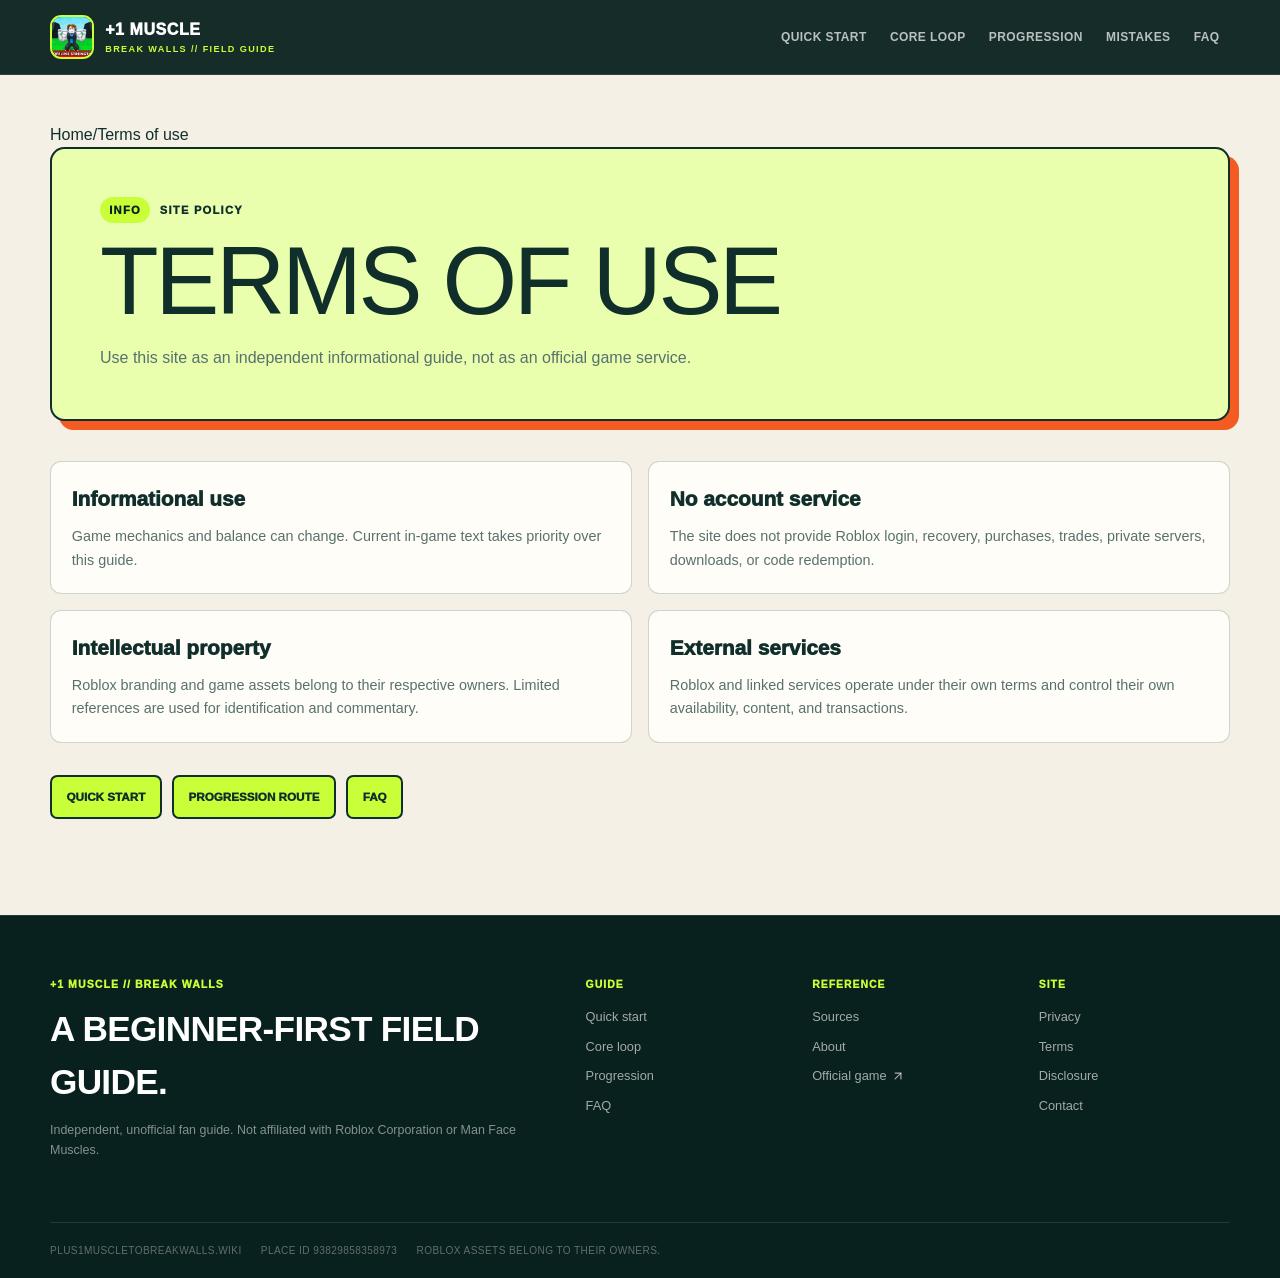
<file: terms/index.html>
<!DOCTYPE html><!--5btTzInHJg1WQpFb9KJuz--><html lang="en" data-scroll-behavior="smooth"><head><meta charSet="utf-8"/><meta name="viewport" content="width=device-width, initial-scale=1"/><link rel="stylesheet" href="/_next/static/chunks/105041db9f427576.css" data-precedence="next"/><link rel="preload" as="script" fetchPriority="low" href="/_next/static/chunks/182a3477ce1b3c5d.js"/><script src="/_next/static/chunks/e35d806a57afc55f.js" async=""></script><script src="/_next/static/chunks/8d331f1814dcf09f.js" async=""></script><script src="/_next/static/chunks/9d9122e707d1e105.js" async=""></script><script src="/_next/static/chunks/turbopack-cef11da663e21bf4.js" async=""></script><script src="/_next/static/chunks/e45ca798ae3527ac.js" async=""></script><script src="/_next/static/chunks/2dc18830242486fb.js" async=""></script><script src="/_next/static/chunks/a98b213bd061916f.js" async=""></script><meta name="theme-color" content="#102f2b"/><meta name="color-scheme" content="light"/><title>Terms | +1 Muscle to Break Walls Wiki</title><meta name="description" content="Terms for using this independent fan guide."/><meta name="application-name" content="+1 Muscle to Break Walls Wiki"/><link rel="manifest" href="/manifest.webmanifest"/><meta name="keywords" content="+1 Muscle to Break Walls,+1 Muscle to Break Walls guide,+1 Muscle to Break Walls wiki,+1 Muscle to Break Walls beginner guide,+1 Muscle to Break Walls Auras,+1 Muscle to Break Walls Rebirth,Roblox wall breaking simulator"/><meta name="robots" content="index, follow"/><meta name="category" content="games"/><link rel="canonical" href="https://plus1muscletobreakwalls.wiki/terms/"/><meta property="og:title" content="Terms | +1 Muscle to Break Walls Wiki"/><meta property="og:description" content="Terms for using this independent fan guide."/><meta property="og:url" content="https://plus1muscletobreakwalls.wiki/terms/"/><meta property="og:image" content="https://plus1muscletobreakwalls.wiki/og.png"/><meta property="og:image:width" content="1731"/><meta property="og:image:height" content="909"/><meta property="og:image:alt" content="+1 Muscle to Break Walls beginner field guide"/><meta name="twitter:card" content="summary_large_image"/><meta name="twitter:title" content="Terms | +1 Muscle to Break Walls Wiki"/><meta name="twitter:description" content="Terms for using this independent fan guide."/><meta name="twitter:image" content="https://plus1muscletobreakwalls.wiki/og.png"/><link rel="icon" href="/images/plus1-muscle-icon.png" type="image/png" sizes="512x512"/><link rel="apple-touch-icon" href="/images/plus1-muscle-icon.png" type="image/png" sizes="512x512"/><script src="/_next/static/chunks/a6dad97d9634a72d.js" noModule=""></script></head><body><div hidden=""><!--$--><!--/$--></div><a href="#main-content" class="skip-link">Skip to content</a><header class="site-header"><div class="site-shell header-inner"><a class="brand" aria-label="+1 Muscle to Break Walls Wiki home" href="/"><img alt="" loading="lazy" width="44" height="44" decoding="async" data-nimg="1" style="color:transparent" src="/images/plus1-muscle-icon.png"/><span><strong>+1 MUSCLE</strong><small>BREAK WALLS // FIELD GUIDE</small></span></a><nav class="desktop-nav" aria-label="Primary navigation"><a href="/#quick-start">Quick Start</a><a href="/#core-loop">Core Loop</a><a href="/#progression">Progression</a><a href="/#mistakes">Mistakes</a><a href="/#faq">FAQ</a></nav><button type="button" class="menu-button" aria-expanded="false" aria-controls="mobile-navigation" aria-label="Open navigation"><svg xmlns="http://www.w3.org/2000/svg" width="24" height="24" viewBox="0 0 24 24" fill="none" stroke="currentColor" stroke-width="2" stroke-linecap="round" stroke-linejoin="round" class="lucide lucide-menu" aria-hidden="true"><path d="M4 5h16"></path><path d="M4 12h16"></path><path d="M4 19h16"></path></svg></button></div></header><div id="main-content" tabindex="-1"><main class="guide-page"><div class="site-shell"><nav class="guide-breadcrumb" aria-label="Breadcrumb"><a href="/">Home</a><span aria-hidden="true">/</span><span>Terms of use</span></nav><header class="guide-page-intro"><p class="eyebrow"><span>INFO</span>Site policy</p><h1>Terms of use</h1><p>Use this site as an independent informational guide, not as an official game service.</p></header><div class="guide-sections"><article><h2>Informational use</h2><p>Game mechanics and balance can change. Current in-game text takes priority over this guide.</p></article><article><h2>No account service</h2><p>The site does not provide Roblox login, recovery, purchases, trades, private servers, downloads, or code redemption.</p></article><article><h2>Intellectual property</h2><p>Roblox branding and game assets belong to their respective owners. Limited references are used for identification and commentary.</p></article><article><h2>External services</h2><p>Roblox and linked services operate under their own terms and control their own availability, content, and transactions.</p></article></div><div class="guide-page-links"><a href="/#quick-start">Quick start</a><a href="/#progression">Progression route</a><a href="/#faq">FAQ</a></div></div></main><!--$--><!--/$--></div><footer class="site-footer"><div class="site-shell footer-grid"><div class="footer-brand"><p>+1 MUSCLE // BREAK WALLS</p><h2>A beginner-first field guide.</h2><span>Independent, unofficial fan guide. Not affiliated with Roblox Corporation or Man Face Muscles.</span></div><div><h3>Guide</h3><a href="/#quick-start">Quick start</a><a href="/#core-loop">Core loop</a><a href="/#progression">Progression</a><a href="/#faq">FAQ</a></div><div><h3>Reference</h3><a href="/sources/">Sources</a><a href="/about/">About</a><a href="https://www.roblox.com/games/93829858358973/1-Muscle-to-Break-Walls" target="_blank" rel="noreferrer">Official game <svg xmlns="http://www.w3.org/2000/svg" width="14" height="14" viewBox="0 0 24 24" fill="none" stroke="currentColor" stroke-width="2" stroke-linecap="round" stroke-linejoin="round" class="lucide lucide-arrow-up-right" aria-hidden="true"><path d="M7 7h10v10"></path><path d="M7 17 17 7"></path></svg></a></div><div><h3>Site</h3><a href="/privacy/">Privacy</a><a href="/terms/">Terms</a><a href="/disclosure/">Disclosure</a><a href="/contact/">Contact</a></div></div><div class="site-shell footer-bottom"><span>plus1muscletobreakwalls.wiki</span><span>Place ID <!-- -->93829858358973</span><span>Roblox assets belong to their owners.</span></div></footer><script src="/_next/static/chunks/182a3477ce1b3c5d.js" id="_R_" async=""></script><script>(self.__next_f=self.__next_f||[]).push([0])</script><script>self.__next_f.push([1,"1:\"$Sreact.fragment\"\n2:I[16278,[\"/_next/static/chunks/e45ca798ae3527ac.js\"],\"AdsterraPopunderGate\"]\n3:I[16278,[\"/_next/static/chunks/e45ca798ae3527ac.js\"],\"AdsterraSocialBarGate\"]\n4:I[16278,[\"/_next/static/chunks/e45ca798ae3527ac.js\"],\"AdsterraStickyRail\"]\n5:I[3265,[\"/_next/static/chunks/e45ca798ae3527ac.js\"],\"Navbar\"]\n6:I[72444,[\"/_next/static/chunks/2dc18830242486fb.js\",\"/_next/static/chunks/a98b213bd061916f.js\"],\"default\"]\n7:I[76344,[\"/_next/static/chunks/2dc18830242486fb.js\",\"/_next/static/chunks/a98b213bd061916f.js\"],\"default\"]\n8:I[16278,[\"/_next/static/chunks/e45ca798ae3527ac.js\"],\"AdsterraGlobalFallback\"]\n9:I[84102,[\"/_next/static/chunks/e45ca798ae3527ac.js\"],\"\"]\n10:I[91293,[\"/_next/static/chunks/2dc18830242486fb.js\",\"/_next/static/chunks/a98b213bd061916f.js\"],\"default\"]\n:HL[\"/_next/static/chunks/105041db9f427576.css\",\"style\"]\n"])</script><script>self.__next_f.push([1,"0:{\"P\":null,\"b\":\"5btTzInHJg1WQpFb9KJuz\",\"c\":[\"\",\"terms\",\"\"],\"q\":\"\",\"i\":false,\"f\":[[[\"\",{\"children\":[\"terms\",{\"children\":[\"__PAGE__\",{}]}]},\"$undefined\",\"$undefined\",true],[[\"$\",\"$1\",\"c\",{\"children\":[[[\"$\",\"link\",\"0\",{\"rel\":\"stylesheet\",\"href\":\"/_next/static/chunks/105041db9f427576.css\",\"precedence\":\"next\",\"crossOrigin\":\"$undefined\",\"nonce\":\"$undefined\"}],[\"$\",\"script\",\"script-0\",{\"src\":\"/_next/static/chunks/e45ca798ae3527ac.js\",\"async\":true,\"nonce\":\"$undefined\"}]],[\"$\",\"html\",null,{\"lang\":\"en\",\"data-scroll-behavior\":\"smooth\",\"children\":[\"$\",\"body\",null,{\"children\":[[\"$\",\"$L2\",null,{}],[\"$\",\"$L3\",null,{}],[\"$\",\"$L4\",null,{}],[\"$\",\"a\",null,{\"href\":\"#main-content\",\"className\":\"skip-link\",\"children\":\"Skip to content\"}],null,[\"$\",\"$L5\",null,{}],[\"$\",\"div\",null,{\"id\":\"main-content\",\"tabIndex\":-1,\"children\":[\"$\",\"$L6\",null,{\"parallelRouterKey\":\"children\",\"error\":\"$undefined\",\"errorStyles\":\"$undefined\",\"errorScripts\":\"$undefined\",\"template\":[\"$\",\"$L7\",null,{}],\"templateStyles\":\"$undefined\",\"templateScripts\":\"$undefined\",\"notFound\":[[[\"$\",\"title\",null,{\"children\":\"404: This page could not be found.\"}],[\"$\",\"div\",null,{\"style\":{\"fontFamily\":\"system-ui,\\\"Segoe UI\\\",Roboto,Helvetica,Arial,sans-serif,\\\"Apple Color Emoji\\\",\\\"Segoe UI Emoji\\\"\",\"height\":\"100vh\",\"textAlign\":\"center\",\"display\":\"flex\",\"flexDirection\":\"column\",\"alignItems\":\"center\",\"justifyContent\":\"center\"},\"children\":[\"$\",\"div\",null,{\"children\":[[\"$\",\"style\",null,{\"dangerouslySetInnerHTML\":{\"__html\":\"body{color:#000;background:#fff;margin:0}.next-error-h1{border-right:1px solid rgba(0,0,0,.3)}@media (prefers-color-scheme:dark){body{color:#fff;background:#000}.next-error-h1{border-right:1px solid rgba(255,255,255,.3)}}\"}}],[\"$\",\"h1\",null,{\"className\":\"next-error-h1\",\"style\":{\"display\":\"inline-block\",\"margin\":\"0 20px 0 0\",\"padding\":\"0 23px 0 0\",\"fontSize\":24,\"fontWeight\":500,\"verticalAlign\":\"top\",\"lineHeight\":\"49px\"},\"children\":404}],[\"$\",\"div\",null,{\"style\":{\"display\":\"inline-block\"},\"children\":[\"$\",\"h2\",null,{\"style\":{\"fontSize\":14,\"fontWeight\":400,\"lineHeight\":\"49px\",\"margin\":0},\"children\":\"This page could not be found.\"}]}]]}]}]],[]],\"forbidden\":\"$undefined\",\"unauthorized\":\"$undefined\"}]}],[\"$\",\"$L8\",null,{}],[\"$\",\"footer\",null,{\"className\":\"site-footer\",\"children\":[[\"$\",\"div\",null,{\"className\":\"site-shell footer-grid\",\"children\":[[\"$\",\"div\",null,{\"className\":\"footer-brand\",\"children\":[[\"$\",\"p\",null,{\"children\":\"+1 MUSCLE // BREAK WALLS\"}],[\"$\",\"h2\",null,{\"children\":\"A beginner-first field guide.\"}],[\"$\",\"span\",null,{\"children\":\"Independent, unofficial fan guide. Not affiliated with Roblox Corporation or Man Face Muscles.\"}]]}],[\"$\",\"div\",null,{\"children\":[[\"$\",\"h3\",null,{\"children\":\"Guide\"}],[\"$\",\"$L9\",null,{\"href\":\"/#quick-start\",\"children\":\"Quick start\"}],[\"$\",\"$L9\",null,{\"href\":\"/#core-loop\",\"children\":\"Core loop\"}],[\"$\",\"$L9\",null,{\"href\":\"/#progression\",\"children\":\"Progression\"}],[\"$\",\"$L9\",null,{\"href\":\"/#faq\",\"children\":\"FAQ\"}]]}],[\"$\",\"div\",null,{\"children\":[[\"$\",\"h3\",null,{\"children\":\"Reference\"}],[\"$\",\"$L9\",null,{\"href\":\"/sources/\",\"children\":\"Sources\"}],[\"$\",\"$L9\",null,{\"href\":\"/about/\",\"children\":\"About\"}],[\"$\",\"a\",null,{\"href\":\"https://www.roblox.com/games/93829858358973/1-Muscle-to-Break-Walls\",\"target\":\"_blank\",\"rel\":\"noreferrer\",\"children\":[\"Official game \",[\"$\",\"svg\",null,{\"ref\":\"$undefined\",\"xmlns\":\"http://www.w3.org/2000/svg\",\"width\":14,\"height\":14,\"viewBox\":\"0 0 24 24\",\"fill\":\"none\",\"stroke\":\"currentColor\",\"strokeWidth\":2,\"strokeLinecap\":\"round\",\"strokeLinejoin\":\"round\",\"className\":\"lucide lucide-arrow-up-right\",\"aria-hidden\":\"true\",\"children\":[[\"$\",\"path\",\"1tivn9\",{\"d\":\"M7 7h10v10\"}],[\"$\",\"path\",\"1vkiza\",{\"d\":\"M7 17 17 7\"}],\"$undefined\"]}]]}]]}],[\"$\",\"div\",null,{\"children\":[[\"$\",\"h3\",null,{\"children\":\"Site\"}],[\"$\",\"$L9\",null,{\"href\":\"/privacy/\",\"children\":\"Privacy\"}],[\"$\",\"$L9\",null,{\"href\":\"/terms/\",\"children\":\"Terms\"}],[\"$\",\"$L9\",null,{\"href\":\"/disclosure/\",\"children\":\"Disclosure\"}],[\"$\",\"$L9\",null,{\"href\":\"/contact/\",\"children\":\"Contact\"}]]}]]}],[\"$\",\"div\",null,{\"className\":\"site-shell footer-bottom\",\"children\":[[\"$\",\"span\",null,{\"children\":\"plus1muscletobreakwalls.wiki\"}],[\"$\",\"span\",null,{\"children\":[\"Place ID \",\"93829858358973\"]}],[\"$\",\"span\",null,{\"children\":\"Roblox assets belong to their owners.\"}]]}]]}]]}]}]]}],{\"children\":[[\"$\",\"$1\",\"c\",{\"children\":[null,[\"$\",\"$L6\",null,{\"parallelRouterKey\":\"children\",\"error\":\"$undefined\",\"errorStyles\":\"$undefined\",\"errorScripts\":\"$undefined\",\"template\":[\"$\",\"$L7\",null,{}],\"templateStyles\":\"$undefined\",\"templateScripts\":\"$undefined\",\"notFound\":\"$undefined\",\"forbidden\":\"$undefined\",\"unauthorized\":\"$undefined\"}]]}],{\"children\":[[\"$\",\"$1\",\"c\",{\"children\":[[\"$\",\"main\",null,{\"className\":\"guide-page\",\"children\":[\"$\",\"div\",null,{\"className\":\"site-shell\",\"children\":[[\"$\",\"nav\",null,{\"className\":\"guide-breadcrumb\",\"aria-label\":\"Breadcrumb\",\"children\":[[\"$\",\"$L9\",null,{\"href\":\"/\",\"children\":\"Home\"}],[\"$\",\"span\",null,{\"aria-hidden\":\"true\",\"children\":\"/\"}],[\"$\",\"span\",null,{\"children\":\"Terms of use\"}]]}],[\"$\",\"header\",null,{\"className\":\"guide-page-intro\",\"children\":[[\"$\",\"p\",null,{\"className\":\"eyebrow\",\"children\":[[\"$\",\"span\",null,{\"children\":\"INFO\"}],\"Site policy\"]}],\"$La\",\"$Lb\"]}],\"$Lc\",\"$Ld\"]}]}],null,\"$Le\"]}],{},null,false,false]},null,false,false]},null,false,false],\"$Lf\",false]],\"m\":\"$undefined\",\"G\":[\"$10\",[]],\"S\":true}\n"])</script><script>self.__next_f.push([1,"11:I[16893,[\"/_next/static/chunks/2dc18830242486fb.js\",\"/_next/static/chunks/a98b213bd061916f.js\"],\"OutletBoundary\"]\n12:\"$Sreact.suspense\"\n14:I[16893,[\"/_next/static/chunks/2dc18830242486fb.js\",\"/_next/static/chunks/a98b213bd061916f.js\"],\"ViewportBoundary\"]\n16:I[16893,[\"/_next/static/chunks/2dc18830242486fb.js\",\"/_next/static/chunks/a98b213bd061916f.js\"],\"MetadataBoundary\"]\na:[\"$\",\"h1\",null,{\"children\":\"Terms of use\"}]\nb:[\"$\",\"p\",null,{\"children\":\"Use this site as an independent informational guide, not as an official game service.\"}]\nc:[\"$\",\"div\",null,{\"className\":\"guide-sections\",\"children\":[[\"$\",\"article\",\"Informational use\",{\"children\":[[\"$\",\"h2\",null,{\"children\":\"Informational use\"}],[\"$\",\"p\",null,{\"children\":\"Game mechanics and balance can change. Current in-game text takes priority over this guide.\"}],null]}],[\"$\",\"article\",\"No account service\",{\"children\":[[\"$\",\"h2\",null,{\"children\":\"No account service\"}],[\"$\",\"p\",null,{\"children\":\"The site does not provide Roblox login, recovery, purchases, trades, private servers, downloads, or code redemption.\"}],null]}],[\"$\",\"article\",\"Intellectual property\",{\"children\":[[\"$\",\"h2\",null,{\"children\":\"Intellectual property\"}],[\"$\",\"p\",null,{\"children\":\"Roblox branding and game assets belong to their respective owners. Limited references are used for identification and commentary.\"}],null]}],[\"$\",\"article\",\"External services\",{\"children\":[[\"$\",\"h2\",null,{\"children\":\"External services\"}],[\"$\",\"p\",null,{\"children\":\"Roblox and linked services operate under their own terms and control their own availability, content, and transactions.\"}],null]}]]}]\nd:[\"$\",\"div\",null,{\"className\":\"guide-page-links\",\"children\":[[\"$\",\"$L9\",null,{\"href\":\"/#quick-start\",\"children\":\"Quick start\"}],[\"$\",\"$L9\",null,{\"href\":\"/#progression\",\"children\":\"Progression route\"}],[\"$\",\"$L9\",null,{\"href\":\"/#faq\",\"children\":\"FAQ\"}]]}]\ne:[\"$\",\"$L11\",null,{\"children\":[\"$\",\"$12\",null,{\"name\":\"Next.MetadataOutlet\",\"children\":\"$@13\"}]}]\nf:[\"$\",\"$1\",\"h\",{\"children\":[null,[\"$\",\"$L14\",null,{\"children\":\"$L15\"}],[\"$\",\"div\",null,{\"hidden\":true,\"children\":[\"$\",\"$L16\",null,{\"children\":[\"$\",\"$12\",null,{\"name\":\"Next.Metadata\",\"children\":\"$L17\"}]}]}],null]}]\n"])</script><script>self.__next_f.push([1,"15:[[\"$\",\"meta\",\"0\",{\"charSet\":\"utf-8\"}],[\"$\",\"meta\",\"1\",{\"name\":\"viewport\",\"content\":\"width=device-width, initial-scale=1\"}],[\"$\",\"meta\",\"2\",{\"name\":\"theme-color\",\"content\":\"#102f2b\"}],[\"$\",\"meta\",\"3\",{\"name\":\"color-scheme\",\"content\":\"light\"}]]\n"])</script><script>self.__next_f.push([1,"18:I[34333,[\"/_next/static/chunks/2dc18830242486fb.js\",\"/_next/static/chunks/a98b213bd061916f.js\"],\"IconMark\"]\n13:null\n"])</script><script>self.__next_f.push([1,"17:[[\"$\",\"title\",\"0\",{\"children\":\"Terms | +1 Muscle to Break Walls Wiki\"}],[\"$\",\"meta\",\"1\",{\"name\":\"description\",\"content\":\"Terms for using this independent fan guide.\"}],[\"$\",\"meta\",\"2\",{\"name\":\"application-name\",\"content\":\"+1 Muscle to Break Walls Wiki\"}],[\"$\",\"link\",\"3\",{\"rel\":\"manifest\",\"href\":\"/manifest.webmanifest\",\"crossOrigin\":\"$undefined\"}],[\"$\",\"meta\",\"4\",{\"name\":\"keywords\",\"content\":\"+1 Muscle to Break Walls,+1 Muscle to Break Walls guide,+1 Muscle to Break Walls wiki,+1 Muscle to Break Walls beginner guide,+1 Muscle to Break Walls Auras,+1 Muscle to Break Walls Rebirth,Roblox wall breaking simulator\"}],[\"$\",\"meta\",\"5\",{\"name\":\"robots\",\"content\":\"index, follow\"}],[\"$\",\"meta\",\"6\",{\"name\":\"category\",\"content\":\"games\"}],[\"$\",\"link\",\"7\",{\"rel\":\"canonical\",\"href\":\"https://plus1muscletobreakwalls.wiki/terms/\"}],[\"$\",\"meta\",\"8\",{\"property\":\"og:title\",\"content\":\"Terms | +1 Muscle to Break Walls Wiki\"}],[\"$\",\"meta\",\"9\",{\"property\":\"og:description\",\"content\":\"Terms for using this independent fan guide.\"}],[\"$\",\"meta\",\"10\",{\"property\":\"og:url\",\"content\":\"https://plus1muscletobreakwalls.wiki/terms/\"}],[\"$\",\"meta\",\"11\",{\"property\":\"og:image\",\"content\":\"https://plus1muscletobreakwalls.wiki/og.png\"}],[\"$\",\"meta\",\"12\",{\"property\":\"og:image:width\",\"content\":\"1731\"}],[\"$\",\"meta\",\"13\",{\"property\":\"og:image:height\",\"content\":\"909\"}],[\"$\",\"meta\",\"14\",{\"property\":\"og:image:alt\",\"content\":\"+1 Muscle to Break Walls beginner field guide\"}],[\"$\",\"meta\",\"15\",{\"name\":\"twitter:card\",\"content\":\"summary_large_image\"}],[\"$\",\"meta\",\"16\",{\"name\":\"twitter:title\",\"content\":\"Terms | +1 Muscle to Break Walls Wiki\"}],[\"$\",\"meta\",\"17\",{\"name\":\"twitter:description\",\"content\":\"Terms for using this independent fan guide.\"}],[\"$\",\"meta\",\"18\",{\"name\":\"twitter:image\",\"content\":\"https://plus1muscletobreakwalls.wiki/og.png\"}],[\"$\",\"link\",\"19\",{\"rel\":\"icon\",\"href\":\"/images/plus1-muscle-icon.png\",\"type\":\"image/png\",\"sizes\":\"512x512\"}],[\"$\",\"link\",\"20\",{\"rel\":\"apple-touch-icon\",\"href\":\"/images/plus1-muscle-icon.png\",\"type\":\"image/png\",\"sizes\":\"512x512\"}],[\"$\",\"$L18\",\"21\",{}]]\n"])</script></body></html>
</file>
<file: _next/static/chunks/105041db9f427576.css>
@layer properties{@supports (((-webkit-hyphens:none)) and (not (margin-trim:inline))) or ((-moz-orient:inline) and (not (color:rgb(from red r g b)))){*,:before,:after,::backdrop{--tw-leading:initial;--tw-font-weight:initial}}}@layer theme{:root,:host{--font-sans:-apple-system,BlinkMacSystemFont,"Segoe UI",Roboto,"Helvetica Neue","Noto Sans",Arial,sans-serif,"Apple Color Emoji","Segoe UI Emoji","Segoe UI Symbol","Noto Color Emoji";--font-mono:ui-monospace,SFMono-Regular,Menlo,Monaco,Consolas,"Liberation Mono","Courier New",monospace;--color-white:#fff;--spacing:.25rem;--container-3xl:48rem;--text-xs:.75rem;--text-xs--line-height:calc(1/.75);--text-sm:.875rem;--text-sm--line-height:calc(1.25/.875);--text-base:1rem;--text-base--line-height:calc(1.5/1);--text-lg:1.125rem;--text-lg--line-height:calc(1.75/1.125);--text-3xl:1.875rem;--text-3xl--line-height:calc(2.25/1.875);--text-4xl:2.25rem;--text-4xl--line-height:calc(2.5/2.25);--text-6xl:3.75rem;--text-6xl--line-height:1;--font-weight-bold:700;--font-weight-extrabold:800;--leading-tight:1.25;--default-font-family:var(--font-sans);--default-mono-font-family:var(--font-mono)}}@layer base{*,:after,:before,::backdrop{box-sizing:border-box;border:0 solid;margin:0;padding:0}::file-selector-button{box-sizing:border-box;border:0 solid;margin:0;padding:0}html,:host{-webkit-text-size-adjust:100%;tab-size:4;line-height:1.5;font-family:var(--default-font-family,-apple-system,BlinkMacSystemFont,"Segoe UI",Roboto,"Helvetica Neue","Noto Sans",Arial,sans-serif,"Apple Color Emoji","Segoe UI Emoji","Segoe UI Symbol","Noto Color Emoji");font-feature-settings:var(--default-font-feature-settings,normal);font-variation-settings:var(--default-font-variation-settings,normal);-webkit-tap-highlight-color:transparent}hr{height:0;color:inherit;border-top-width:1px}abbr:where([title]){-webkit-text-decoration:underline dotted;text-decoration:underline dotted}h1,h2,h3,h4,h5,h6{font-size:inherit;font-weight:inherit}a{color:inherit;-webkit-text-decoration:inherit;-webkit-text-decoration:inherit;-webkit-text-decoration:inherit;-webkit-text-decoration:inherit;text-decoration:inherit}b,strong{font-weight:bolder}code,kbd,samp,pre{font-family:var(--default-mono-font-family,ui-monospace,SFMono-Regular,Menlo,Monaco,Consolas,"Liberation Mono","Courier New",monospace);font-feature-settings:var(--default-mono-font-feature-settings,normal);font-variation-settings:var(--default-mono-font-variation-settings,normal);font-size:1em}small{font-size:80%}sub,sup{vertical-align:baseline;font-size:75%;line-height:0;position:relative}sub{bottom:-.25em}sup{top:-.5em}table{text-indent:0;border-color:inherit;border-collapse:collapse}:-moz-focusring:where(:not(iframe)){outline:auto}progress{vertical-align:baseline}summary{display:list-item}ol,ul,menu{list-style:none}img,svg,video,canvas,audio,iframe,embed,object{vertical-align:middle;display:block}img,video{max-width:100%;height:auto}button,input,select,optgroup,textarea{font:inherit;font-feature-settings:inherit;font-variation-settings:inherit;letter-spacing:inherit;color:inherit;opacity:1;background-color:#0000;border-radius:0}::file-selector-button{font:inherit;font-feature-settings:inherit;font-variation-settings:inherit;letter-spacing:inherit;color:inherit;opacity:1;background-color:#0000;border-radius:0}:where(select:is([multiple],[size])) optgroup{font-weight:bolder}:where(select:is([multiple],[size])) optgroup option{padding-inline-start:20px}::file-selector-button{margin-inline-end:4px}::placeholder{opacity:1}@supports (not ((-webkit-appearance:-apple-pay-button))) or (contain-intrinsic-size:1px){::placeholder{color:currentColor}@supports (color:color-mix(in lab, red, red)){::placeholder{color:color-mix(in oklab,currentcolor 50%,transparent)}}}textarea{resize:vertical}::-webkit-search-decoration{-webkit-appearance:none}::-webkit-date-and-time-value{min-height:1lh;text-align:inherit}::-webkit-datetime-edit{display:inline-flex}::-webkit-datetime-edit-fields-wrapper{padding:0}::-webkit-datetime-edit{padding-block:0}::-webkit-datetime-edit-year-field{padding-block:0}::-webkit-datetime-edit-month-field{padding-block:0}::-webkit-datetime-edit-day-field{padding-block:0}::-webkit-datetime-edit-hour-field{padding-block:0}::-webkit-datetime-edit-minute-field{padding-block:0}::-webkit-datetime-edit-second-field{padding-block:0}::-webkit-datetime-edit-millisecond-field{padding-block:0}::-webkit-datetime-edit-meridiem-field{padding-block:0}::-webkit-calendar-picker-indicator{line-height:1}:-moz-ui-invalid{box-shadow:none}button,input:where([type=button],[type=reset],[type=submit]){appearance:button}::file-selector-button{appearance:button}::-webkit-inner-spin-button{height:auto}::-webkit-outer-spin-button{height:auto}[hidden]:where(:not([hidden=until-found])){display:none!important}}@layer components;@layer utilities{.visible{visibility:visible}.static{position:static}.container{width:100%}@media (min-width:40rem){.container{max-width:40rem}}@media (min-width:48rem){.container{max-width:48rem}}@media (min-width:64rem){.container{max-width:64rem}}@media (min-width:80rem){.container{max-width:80rem}}@media (min-width:96rem){.container{max-width:96rem}}.mt-2{margin-top:calc(var(--spacing)*2)}.mt-3{margin-top:calc(var(--spacing)*3)}.mt-4{margin-top:calc(var(--spacing)*4)}.mt-6{margin-top:calc(var(--spacing)*6)}.mb-6{margin-bottom:calc(var(--spacing)*6)}.block{display:block}.contents{display:contents}.flex{display:flex}.hidden{display:none}.inline{display:inline}.max-w-3xl{max-width:var(--container-3xl)}.flex-wrap{flex-wrap:wrap}.items-center{align-items:center}.gap-2{gap:calc(var(--spacing)*2)}.text-3xl{font-size:var(--text-3xl);line-height:var(--tw-leading,var(--text-3xl--line-height))}.text-4xl{font-size:var(--text-4xl);line-height:var(--tw-leading,var(--text-4xl--line-height))}.text-base{font-size:var(--text-base);line-height:var(--tw-leading,var(--text-base--line-height))}.text-lg{font-size:var(--text-lg);line-height:var(--tw-leading,var(--text-lg--line-height))}.text-sm{font-size:var(--text-sm);line-height:var(--tw-leading,var(--text-sm--line-height))}.text-xs{font-size:var(--text-xs);line-height:var(--tw-leading,var(--text-xs--line-height))}.leading-5{--tw-leading:calc(var(--spacing)*5);line-height:calc(var(--spacing)*5)}.leading-6{--tw-leading:calc(var(--spacing)*6);line-height:calc(var(--spacing)*6)}.leading-7{--tw-leading:calc(var(--spacing)*7);line-height:calc(var(--spacing)*7)}.leading-8{--tw-leading:calc(var(--spacing)*8);line-height:calc(var(--spacing)*8)}.leading-tight{--tw-leading:var(--leading-tight);line-height:var(--leading-tight)}.font-bold{--tw-font-weight:var(--font-weight-bold);font-weight:var(--font-weight-bold)}.font-extrabold{--tw-font-weight:var(--font-weight-extrabold);font-weight:var(--font-weight-extrabold)}.text-white{color:var(--color-white)}.text-white\/42{color:#ffffff6b}@supports (color:color-mix(in lab, red, red)){.text-white\/42{color:color-mix(in oklab,var(--color-white)42%,transparent)}}.text-white\/55{color:#ffffff8c}@supports (color:color-mix(in lab, red, red)){.text-white\/55{color:color-mix(in oklab,var(--color-white)55%,transparent)}}.text-white\/64{color:#ffffffa3}@supports (color:color-mix(in lab, red, red)){.text-white\/64{color:color-mix(in oklab,var(--color-white)64%,transparent)}}.text-white\/66{color:#ffffffa8}@supports (color:color-mix(in lab, red, red)){.text-white\/66{color:color-mix(in oklab,var(--color-white)66%,transparent)}}.text-white\/72{color:#ffffffb8}@supports (color:color-mix(in lab, red, red)){.text-white\/72{color:color-mix(in oklab,var(--color-white)72%,transparent)}}@media (hover:hover){.hover\:text-white:hover{color:var(--color-white)}}@media (min-width:48rem){.md\:text-4xl{font-size:var(--text-4xl);line-height:var(--tw-leading,var(--text-4xl--line-height))}.md\:text-6xl{font-size:var(--text-6xl);line-height:var(--tw-leading,var(--text-6xl--line-height))}}}:root{--lightningcss-light:initial;--lightningcss-dark: ;color-scheme:light;--ink:#102f2b;--ink-deep:#09211e;--paper:#f4f0e6;--paper-bright:#fffdf7;--lime:#c8ff38;--lime-soft:#e9ffad;--orange:#f45b22;--orange-dark:#c83e13;--blue:#61c8ec;--line:#102f2b33;--muted:#58716d;--shadow:0 18px 48px #09211e24}*{box-sizing:border-box}html{scroll-behavior:smooth;min-width:320px;scroll-padding-top:5.5rem}body{background:var(--paper);min-width:320px;color:var(--ink);text-rendering:optimizelegibility;margin:0;font-family:Arial Narrow,Helvetica Neue,Arial,sans-serif}button,a,summary{-webkit-tap-highlight-color:transparent}a{color:inherit;text-decoration:none}img{max-width:100%;display:block}::selection{background:var(--lime);color:var(--ink-deep)}.site-shell{width:min(1180px,100% - 2rem);margin-inline:auto}.skip-link{z-index:200;border:2px solid var(--ink);background:var(--lime);padding:.7rem 1rem;font-weight:900;position:fixed;top:.75rem;left:.75rem;transform:translateY(-180%)}.skip-link:focus{transform:translateY(0)}#main-content:focus{outline:none}.scroll-target{scroll-margin-top:5.5rem}.site-header{z-index:100;color:#fff;-webkit-backdrop-filter:blur(16px);backdrop-filter:blur(16px);background:#09211ef2;border-bottom:1px solid #ffffff1a;position:sticky;top:0}.header-inner{justify-content:space-between;align-items:center;gap:1.2rem;min-height:4.65rem;display:flex}.brand{align-items:center;gap:.7rem;min-width:0;display:inline-flex}.brand img{border:2px solid var(--lime);object-fit:cover;border-radius:.7rem;width:2.75rem;height:2.75rem}.brand span{min-width:0;display:block}.brand strong,.brand small{display:block}.brand strong{letter-spacing:.035em;font-size:1rem;font-weight:950}.brand small{color:var(--lime);letter-spacing:.15em;margin-top:.08rem;font-size:.57rem;font-weight:900}.desktop-nav{align-items:center;gap:.15rem;display:none}.desktop-nav a{color:#ffffffb3;letter-spacing:.035em;text-transform:uppercase;border-radius:.45rem;padding:.7rem .65rem;font-size:.75rem;font-weight:900}.desktop-nav a:hover,.desktop-nav a:focus-visible{color:var(--lime);background:#c8ff381f}.menu-button{color:#fff;background:#ffffff12;border:1px solid #fff3;border-radius:.6rem;place-items:center;width:2.75rem;height:2.75rem;display:grid}.mobile-nav{background:var(--ink-deep);border-top:1px solid #ffffff1f;min-height:calc(100dvh - 4.65rem);position:absolute;inset:100% 0 auto}.mobile-nav .site-shell{padding-block:1rem 2rem;display:grid}.mobile-nav a{text-transform:uppercase;border-bottom:1px solid #ffffff1a;align-items:center;gap:.8rem;min-height:3.8rem;font-size:1.12rem;font-weight:900;display:flex}.mobile-nav a span{color:var(--lime);letter-spacing:.1em;font-size:.72rem}.hero{background:radial-gradient(circle at 82% 28%,#c8ff3829,transparent 18rem),linear-gradient(135deg,var(--ink-deep),var(--ink));color:#fff;isolation:isolate;position:relative;overflow:hidden}.hero:before{z-index:-1;content:"";border:4rem solid #f45b2229;border-radius:50%;width:21rem;height:21rem;position:absolute;top:-6rem;right:-6rem}.hero-grid{z-index:-1;background-image:linear-gradient(#ffffff0b 1px,#0000 1px),linear-gradient(90deg,#ffffff0b 1px,#0000 1px);background-size:56px 56px;position:absolute;inset:0;-webkit-mask-image:linear-gradient(#000,#0000 92%);mask-image:linear-gradient(#000,#0000 92%)}.hero-layout{align-items:center;gap:2rem;min-height:calc(100svh - 4.65rem);padding-block:clamp(3rem,8vw,6rem);display:grid}.hero-copy{min-width:0}.eyebrow{color:currentColor;letter-spacing:.11em;text-transform:uppercase;align-items:center;gap:.6rem;margin:0;font-size:.7rem;font-weight:950;display:flex}.eyebrow span{background:var(--lime);min-height:1.6rem;color:var(--ink-deep);border-radius:999px;align-items:center;padding:.25rem .58rem;display:inline-flex}.hero h1{letter-spacing:-.045em;text-transform:uppercase;max-width:8ch;margin:1rem 0 0;font-family:Impact,Haettenschweiler,Arial Narrow Bold,sans-serif;font-size:clamp(4rem,13vw,8.8rem);font-weight:900;line-height:.78}.hero h1 span{color:var(--lime);letter-spacing:-.02em;margin-top:.12em;font-size:.55em;line-height:.95;display:block}.hero-deck{color:#ffffffc2;max-width:41rem;margin:1.7rem 0 0;font-size:clamp(1.05rem,2vw,1.25rem);font-weight:600;line-height:1.6}.hero-actions,.closing-actions{flex-wrap:wrap;gap:.75rem;margin-top:1.6rem;display:flex}.button{letter-spacing:.02em;text-align:center;text-transform:uppercase;border:2px solid #0000;border-radius:.55rem;justify-content:center;align-items:center;gap:.5rem;min-height:3rem;padding:.78rem 1rem;font-size:.83rem;font-weight:950;transition:transform .16s,box-shadow .16s,background .16s;display:inline-flex}.button:hover,.button:focus-visible{transform:translateY(-2px)}.button-primary{border-color:var(--lime);background:var(--lime);box-shadow:5px 5px 0 var(--orange);color:var(--ink-deep)}.button-primary:hover,.button-primary:focus-visible{box-shadow:7px 7px 0 var(--orange)}.button-secondary{color:#fff;background:#ffffff0d;border-color:#ffffff4d}.verification-line{color:#ffffff7a;align-items:flex-start;gap:.5rem;max-width:40rem;margin:1.25rem 0 0;font-size:.75rem;line-height:1.5;display:flex}.verification-line svg{color:var(--lime);flex:none}.starter-card{border:2px solid var(--ink-deep);background:var(--paper-bright);box-shadow:12px 12px 0 var(--orange);color:var(--ink);border-radius:.9rem;position:relative;overflow:hidden}.starter-card:after{content:"";pointer-events:none;border:1.5rem solid #c8ff3880;border-radius:50%;width:8rem;height:8rem;position:absolute;bottom:-3rem;right:-3rem}.starter-card-head{border-bottom:2px solid var(--ink);background:var(--lime);justify-content:space-between;align-items:center;padding:.85rem 1rem;display:flex}.starter-card-head p,.starter-card-head span{letter-spacing:.08em;text-transform:uppercase;margin:0;font-size:.68rem;font-weight:950}.starter-card-head span{border:1px solid var(--ink);background:#fff;border-radius:999px;padding:.28rem .5rem}.hero-checklist{z-index:1;margin:0;padding:.5rem 1rem 0;list-style:none;position:relative}.hero-checklist li{border-bottom:1px solid var(--line);grid-template-columns:2.15rem 1fr;align-items:center;gap:.7rem;padding-block:.9rem;display:grid}.hero-checklist li>span{background:var(--ink);width:2.15rem;height:2.15rem;color:var(--lime);border-radius:50%;place-items:center;font-size:.68rem;font-weight:950;display:grid}.hero-checklist strong,.hero-checklist small{display:block}.hero-checklist strong{font-size:.9rem;line-height:1.25}.hero-checklist small{color:var(--orange-dark);letter-spacing:.07em;text-transform:uppercase;margin-top:.25rem;font-size:.63rem;font-weight:900}.starter-link{z-index:1;color:var(--ink);text-decoration:underline;-webkit-text-decoration-color:var(--orange);-webkit-text-decoration-color:var(--orange);-webkit-text-decoration-color:var(--orange);text-decoration-color:var(--orange);text-underline-offset:4px;text-transform:uppercase;align-items:center;gap:.45rem;margin:1rem;font-size:.78rem;font-weight:950;text-decoration-thickness:2px;display:inline-flex;position:relative}.loop-strip{border-block:2px solid var(--ink-deep);background:var(--orange)}.loop-strip-inner{grid-template-columns:repeat(2,1fr);display:grid}.loop-chip{border-bottom:1px solid #102f2b47;border-right:1px solid #102f2b47;grid-template-columns:auto 1fr;align-content:center;gap:.2rem .5rem;min-height:6.2rem;padding:1rem;display:grid}.loop-chip svg{grid-row:1/3;align-self:center}.loop-chip span{letter-spacing:.08em;text-transform:uppercase;font-size:.64rem;font-weight:950}.loop-chip strong{font-size:.9rem}.section{padding-block:clamp(4.5rem,9vw,7.5rem)}.section-paper{background:linear-gradient(#102f2b09 1px,transparent 1px),linear-gradient(90deg,#102f2b09 1px,transparent 1px),var(--paper);background-size:40px 40px}.section-ink,.section-faq{background:var(--ink);color:#fff}.section-lime{background:var(--lime-soft)}.section-heading{max-width:48rem}.section-heading h2,.closing-card h2{letter-spacing:-.035em;text-transform:uppercase;margin:.8rem 0 0;font-family:Impact,Haettenschweiler,Arial Narrow Bold,sans-serif;font-size:clamp(2.7rem,7vw,5.4rem);font-weight:900;line-height:.94}.section-heading>p:last-child,.split-heading>p{color:var(--muted);margin:1.2rem 0 0;font-size:1rem;font-weight:600;line-height:1.7}.section-heading-light>p:last-child{color:#ffffff9e}.quick-start-layout{gap:2.5rem;margin-top:3rem;display:grid}.step-list{margin:0;padding:0;list-style:none}.step-list li{border-top:1px solid var(--line);grid-template-columns:3.4rem 1fr;gap:1rem;padding-block:1.35rem;display:grid}.step-index{color:var(--orange);letter-spacing:.03em;font-family:Impact,Haettenschweiler,sans-serif;font-size:2.15rem;line-height:1}.step-copy p,.step-copy h3,.step-copy span{margin:0}.step-copy p{color:var(--orange-dark);letter-spacing:.08em;text-transform:uppercase;font-size:.65rem;font-weight:950}.step-copy h3{margin-top:.35rem;font-size:1.18rem;font-weight:950;line-height:1.25}.step-copy span{color:var(--muted);margin-top:.45rem;font-size:.9rem;line-height:1.6;display:block}.game-figure{margin:0}.figure-frame{border:2px solid var(--ink);background:var(--ink);box-shadow:10px 10px 0 var(--lime),var(--shadow);border-radius:.8rem;position:relative;overflow:hidden}.figure-frame:after{content:"";pointer-events:none;border:.45rem solid #ffffff1c;position:absolute;inset:0}.figure-frame img{width:100%;height:auto}.game-figure figcaption{color:var(--muted);margin-top:1.2rem;font-size:.75rem;line-height:1.55}.game-figure figcaption span{color:var(--orange-dark);letter-spacing:.1em;margin-bottom:.3rem;font-size:.62rem;font-weight:950;display:block}.next-link-panel{border:2px solid var(--ink);background:var(--paper-bright);border-radius:.7rem;gap:1rem;margin-top:2.4rem;padding:1.2rem;display:grid}.next-link-panel>svg{color:var(--orange)}.next-link-panel strong,.next-link-panel span{display:block}.next-link-panel strong{font-size:1.05rem}.next-link-panel span{color:var(--muted);margin-top:.2rem;font-size:.85rem}.next-link-panel a{text-transform:uppercase;align-items:center;gap:.4rem;font-size:.75rem;font-weight:950;display:inline-flex}.loop-cards{gap:1rem;margin-top:3rem;display:grid}.loop-cards article{background:#ffffff0b;border:1px solid #ffffff26;border-radius:.8rem;min-height:18rem;padding:1.3rem}.loop-card-top{color:var(--lime);justify-content:space-between;align-items:center;display:flex}.loop-card-top span{font-family:Impact,Haettenschweiler,sans-serif;font-size:2.5rem}.loop-cards article>p{color:var(--orange);letter-spacing:.1em;text-transform:uppercase;margin:3.2rem 0 0;font-size:.67rem;font-weight:950}.loop-cards h3{color:#fff;margin:.35rem 0 0;font-size:1.45rem;font-weight:950}.loop-cards article>div:last-child{color:#ffffff94;margin-top:.8rem;font-size:.88rem;line-height:1.6}.fact-rail{background:var(--lime);color:var(--ink-deep);border-radius:.7rem;align-items:center;gap:1rem;margin-top:1rem;padding:1rem 1.2rem;display:none}.fact-rail div{flex:1}.fact-rail strong,.fact-rail span{display:block}.fact-rail strong{text-transform:uppercase;font-weight:950}.fact-rail span{margin-top:.1rem;font-size:.72rem}.route-list{margin:3rem 0 0;padding:0;list-style:none}.route-list li{grid-template-columns:3.2rem 1fr;gap:0 1rem;display:grid}.route-marker{justify-content:center;display:flex;position:relative}.route-marker:after{background:var(--ink);content:"";width:2px;position:absolute;top:2.6rem;bottom:0;left:50%}.route-list li:last-child .route-marker:after{display:none}.route-marker span{z-index:1;border:2px solid var(--ink);background:var(--orange);border-radius:50%;place-items:center;width:2.6rem;height:2.6rem;font-family:Impact,Haettenschweiler,sans-serif;font-size:1.2rem;display:grid;position:relative}.route-phase{letter-spacing:.1em;text-transform:uppercase;align-self:center;font-size:.68rem;font-weight:950}.route-copy{grid-column:2;padding:.65rem 0 2.5rem}.route-copy h3,.route-copy p{margin:0}.route-copy h3{font-size:1.22rem;font-weight:950;line-height:1.25}.route-copy p{color:#3d5b56;margin-top:.55rem;font-size:.9rem;line-height:1.65}.decision-grid{gap:1rem;margin-top:2.2rem;display:grid}.decision-grid article{border:2px solid var(--ink);background:var(--paper-bright);box-shadow:6px 6px 0 var(--ink);border-radius:.7rem;padding:1.3rem}.decision-grid svg{color:var(--orange)}.decision-grid p,.decision-grid h3,.decision-grid span{margin:0}.decision-grid p{color:var(--orange-dark);letter-spacing:.08em;text-transform:uppercase;margin-top:1.2rem;font-size:.67rem;font-weight:950}.decision-grid h3{margin-top:.4rem;font-size:1.2rem;font-weight:950;line-height:1.3}.decision-grid span{color:var(--muted);margin-top:.65rem;font-size:.85rem;line-height:1.55;display:block}.mistake-grid{gap:1rem;margin-top:3rem;display:grid}.mistake-grid article{border-top:3px solid var(--ink);background:#ffffff73;padding:1.25rem}.mistake-grid article>div{color:var(--orange);justify-content:space-between;align-items:center;display:flex}.mistake-grid article>div span{font-family:Impact,Haettenschweiler,sans-serif;font-size:1.5rem}.mistake-grid h3{margin:1.4rem 0 0;font-size:1.1rem;font-weight:950;line-height:1.3}.mistake-grid p{color:var(--muted);margin:.7rem 0 0;font-size:.85rem;line-height:1.55}.mistake-grid p strong{color:var(--ink)}.inline-links{border-top:1px solid var(--line);text-transform:uppercase;flex-wrap:wrap;gap:.7rem 1.1rem;margin-top:2rem;padding-top:1.25rem;font-size:.76rem;font-weight:900;display:flex}.inline-links span{color:var(--muted)}.inline-links a{text-decoration:underline;-webkit-text-decoration-color:var(--orange);-webkit-text-decoration-color:var(--orange);-webkit-text-decoration-color:var(--orange);text-decoration-color:var(--orange);text-underline-offset:4px;text-decoration-thickness:2px}.faq-layout{gap:3rem;display:grid}.text-link{color:var(--lime);text-underline-offset:4px;text-transform:uppercase;align-items:center;gap:.45rem;margin-top:1.4rem;font-size:.77rem;font-weight:950;text-decoration:underline;display:inline-flex}.faq-list{border-top:1px solid #fff3}.faq-list details{border-bottom:1px solid #fff3}.faq-list summary{cursor:pointer;justify-content:space-between;align-items:center;gap:1rem;padding-block:1.2rem;font-size:1rem;font-weight:900;list-style:none;display:flex}.faq-list summary::-webkit-details-marker{display:none}.faq-list summary strong{color:var(--lime);font-size:1.5rem;font-weight:400;transition:transform .15s}.faq-list details[open] summary strong{transform:rotate(45deg)}.faq-list details p{color:#ffffff9e;margin:-.2rem 2.5rem 1.35rem 0;font-size:.9rem;line-height:1.65}.closing-section{background:var(--orange)}.closing-card{border:3px solid var(--ink);background:var(--paper-bright);box-shadow:12px 12px 0 var(--ink);border-radius:.9rem;gap:1.2rem;padding:clamp(1.4rem,5vw,3rem);display:grid}.closing-card h2{max-width:15ch;font-size:clamp(2.4rem,7vw,4.8rem)}.closing-card>div>p:last-child{max-width:39rem;color:var(--muted);margin:1rem 0 0;line-height:1.6}.closing-card .button-secondary{border-color:var(--ink);color:var(--ink);background:0 0}.source-note{border-top:1px solid var(--line);color:var(--muted);align-items:flex-start;gap:.45rem;margin:.5rem 0 0;padding-top:1rem;font-size:.72rem;line-height:1.5;display:flex}.site-footer{background:var(--ink-deep);color:#fff;border-top:1px solid #ffffff1a}.footer-grid{gap:2.2rem;padding-block:3.8rem;display:grid}.footer-brand p,.footer-brand h2,.footer-brand span{margin:0}.footer-brand p{color:var(--lime);letter-spacing:.1em;font-size:.66rem;font-weight:950}.footer-brand h2{letter-spacing:-.02em;text-transform:uppercase;margin-top:.65rem;font-family:Impact,Haettenschweiler,sans-serif;font-size:2.2rem;font-weight:900}.footer-brand span{color:#ffffff80;max-width:30rem;margin-top:.8rem;font-size:.78rem;line-height:1.6;display:block}.footer-grid>div:not(.footer-brand){align-content:start;gap:.65rem;display:grid}.footer-grid h3{color:var(--lime);letter-spacing:.1em;text-transform:uppercase;margin:0 0 .3rem;font-size:.65rem;font-weight:950}.footer-grid a{color:#ffffff9e;align-items:center;gap:.3rem;font-size:.8rem;display:inline-flex}.footer-grid a:hover,.footer-grid a:focus-visible{color:#fff}.footer-bottom{color:#ffffff59;letter-spacing:.04em;text-transform:uppercase;border-top:1px solid #ffffff1a;flex-wrap:wrap;gap:.5rem 1.2rem;padding-block:1.25rem;font-size:.63rem;display:flex}.guide-page{min-height:70vh;padding-block:3rem 6rem}.guide-page-intro{border:2px solid var(--ink);background:var(--lime-soft);box-shadow:9px 9px 0 var(--orange);border-radius:.9rem;padding:clamp(1.5rem,5vw,3rem)}.guide-page-intro h1{letter-spacing:-.035em;text-transform:uppercase;max-width:13ch;margin:.8rem 0 0;font-family:Impact,Haettenschweiler,sans-serif;font-size:clamp(3rem,9vw,6rem);line-height:.93}.guide-page-intro>p:last-of-type{max-width:47rem;color:var(--muted);margin:1.2rem 0 0;font-size:1rem;line-height:1.7}.guide-sections{gap:1rem;margin-top:2.5rem;display:grid}.guide-sections article,.content-card,.page-intro,.data-gap-item{border:1px solid var(--line);background:var(--paper-bright);color:var(--ink);border-radius:.7rem;padding:1.3rem}.guide-sections h2{margin:0;font-size:1.3rem;font-weight:950}.guide-sections p,.guide-sections li{color:var(--muted);font-size:.9rem;line-height:1.65}.guide-sections p{margin:.65rem 0 0}.guide-sections ul{margin:.8rem 0 0;padding-left:1.2rem}.guide-page-links{flex-wrap:wrap;gap:.65rem;margin-top:2rem;display:flex}.guide-page-links a{border:2px solid var(--ink);background:var(--lime);text-transform:uppercase;border-radius:.45rem;padding:.7rem .9rem;font-size:.73rem;font-weight:950}.page-intro h1,.content-card h1,.content-card h2,.content-card h3{color:var(--ink)!important}.mini-label{color:var(--orange-dark);letter-spacing:.09em;text-transform:uppercase;font-size:.68rem;font-weight:950}@media (min-width:640px){.site-shell{width:min(1180px,100% - 3rem)}.loop-cards,.mistake-grid,.decision-grid,.guide-sections{grid-template-columns:repeat(2,1fr)}.next-link-panel{grid-template-columns:auto 1fr auto;align-items:center}.footer-grid{grid-template-columns:1.5fr repeat(2,.7fr)}.footer-grid>div:last-child{grid-column:2}}@media (min-width:800px){.desktop-nav{display:flex}.menu-button{display:none}.loop-strip-inner{grid-template-columns:repeat(4,1fr)}.loop-chip{border-bottom:0}.split-heading{grid-template-columns:1.1fr .7fr;align-items:end;gap:3rem;max-width:none;display:grid}.split-heading>p{margin:0 0 .35rem}.quick-start-layout{grid-template-columns:1fr .92fr;align-items:center;gap:4rem}.route-list li{grid-template-columns:3.2rem 8rem 1fr;column-gap:1.2rem}.route-phase{align-self:start;padding-top:.7rem}.route-copy{grid-column:3;padding-top:.65rem}.faq-layout{grid-template-columns:.78fr 1.22fr;align-items:start;gap:5rem}.footer-grid{grid-template-columns:1.7fr repeat(3,.65fr)}.footer-grid>div:last-child{grid-column:auto}}@media (min-width:960px){.hero-layout{grid-template-columns:minmax(0,1fr) minmax(20rem,.56fr);gap:4.5rem}.starter-card{transform:rotate(1.3deg)}.loop-cards{grid-template-columns:repeat(4,1fr)}.fact-rail{display:flex}.decision-grid,.mistake-grid{grid-template-columns:repeat(3,1fr)}}@media (prefers-reduced-motion:reduce){html{scroll-behavior:auto}*,:before,:after{transition-duration:.01ms!important}}@property --tw-leading{syntax:"*";inherits:false}@property --tw-font-weight{syntax:"*";inherits:false}
</file>
